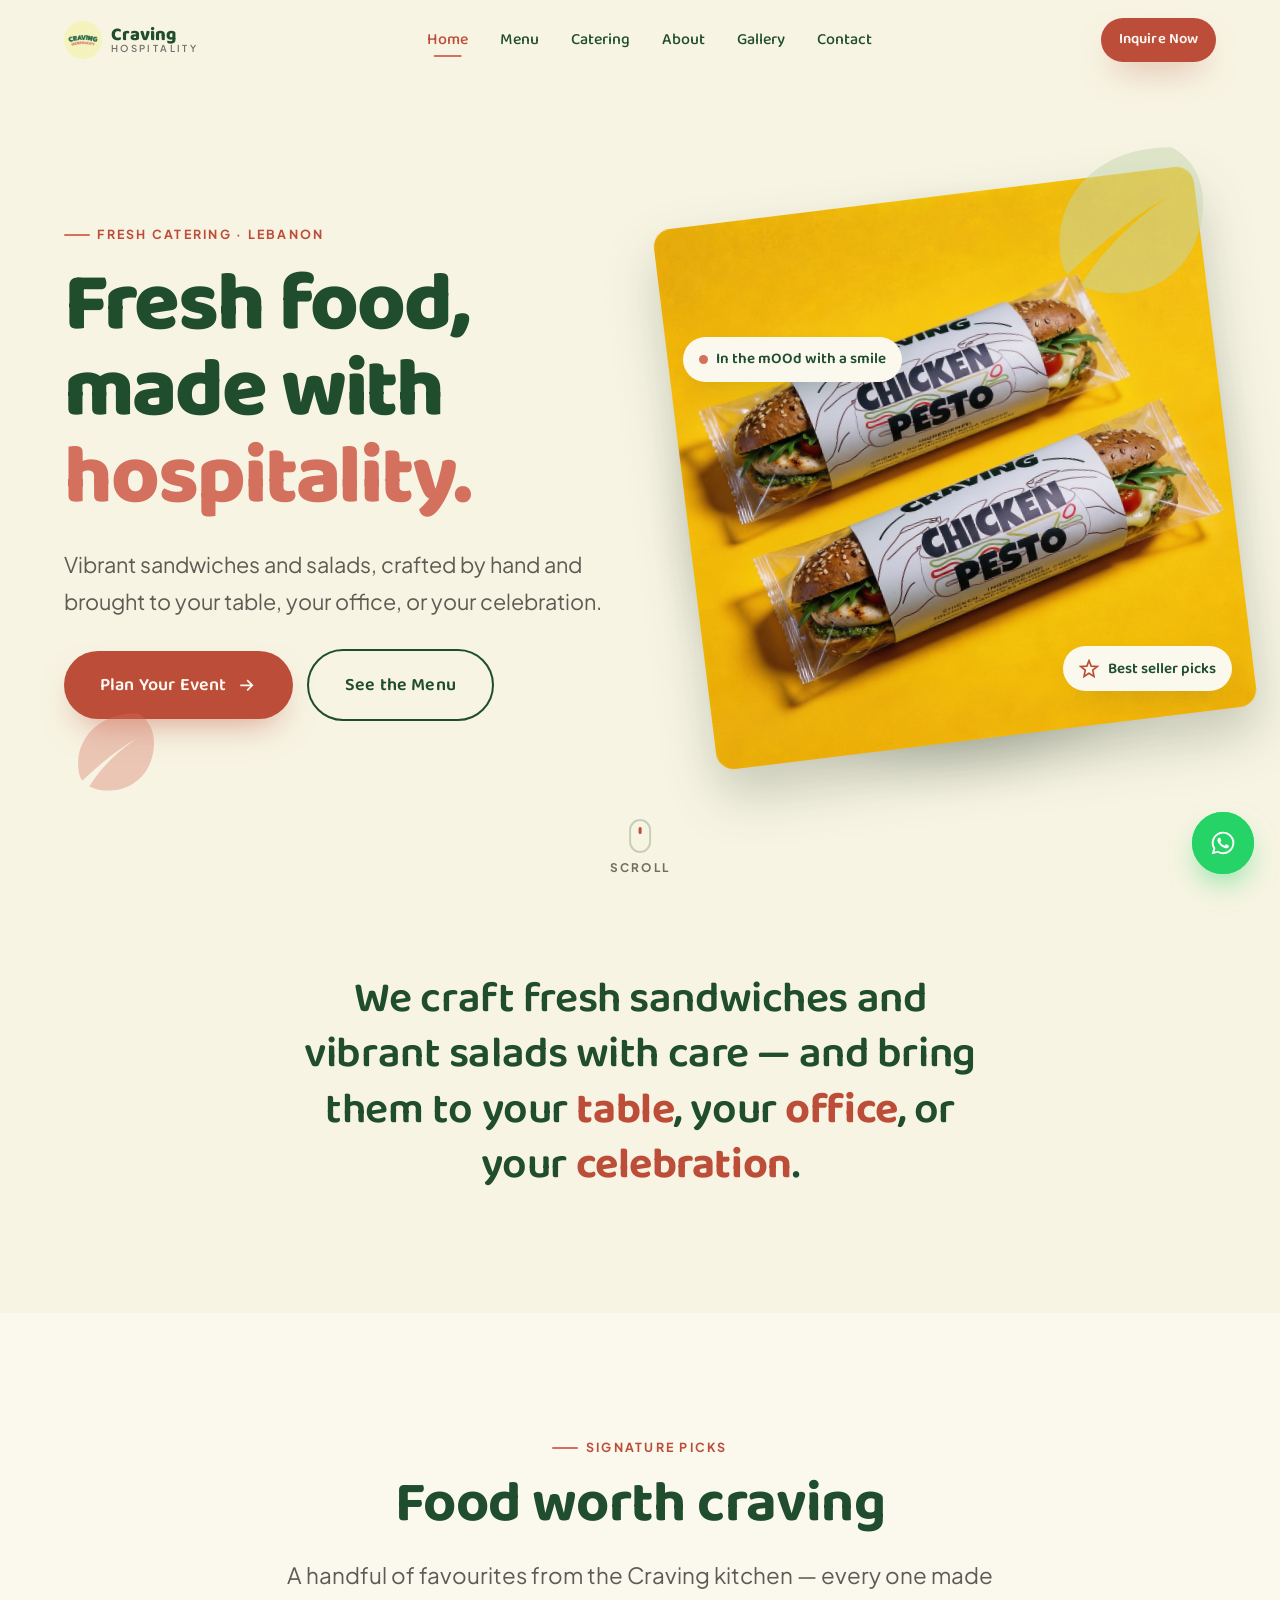
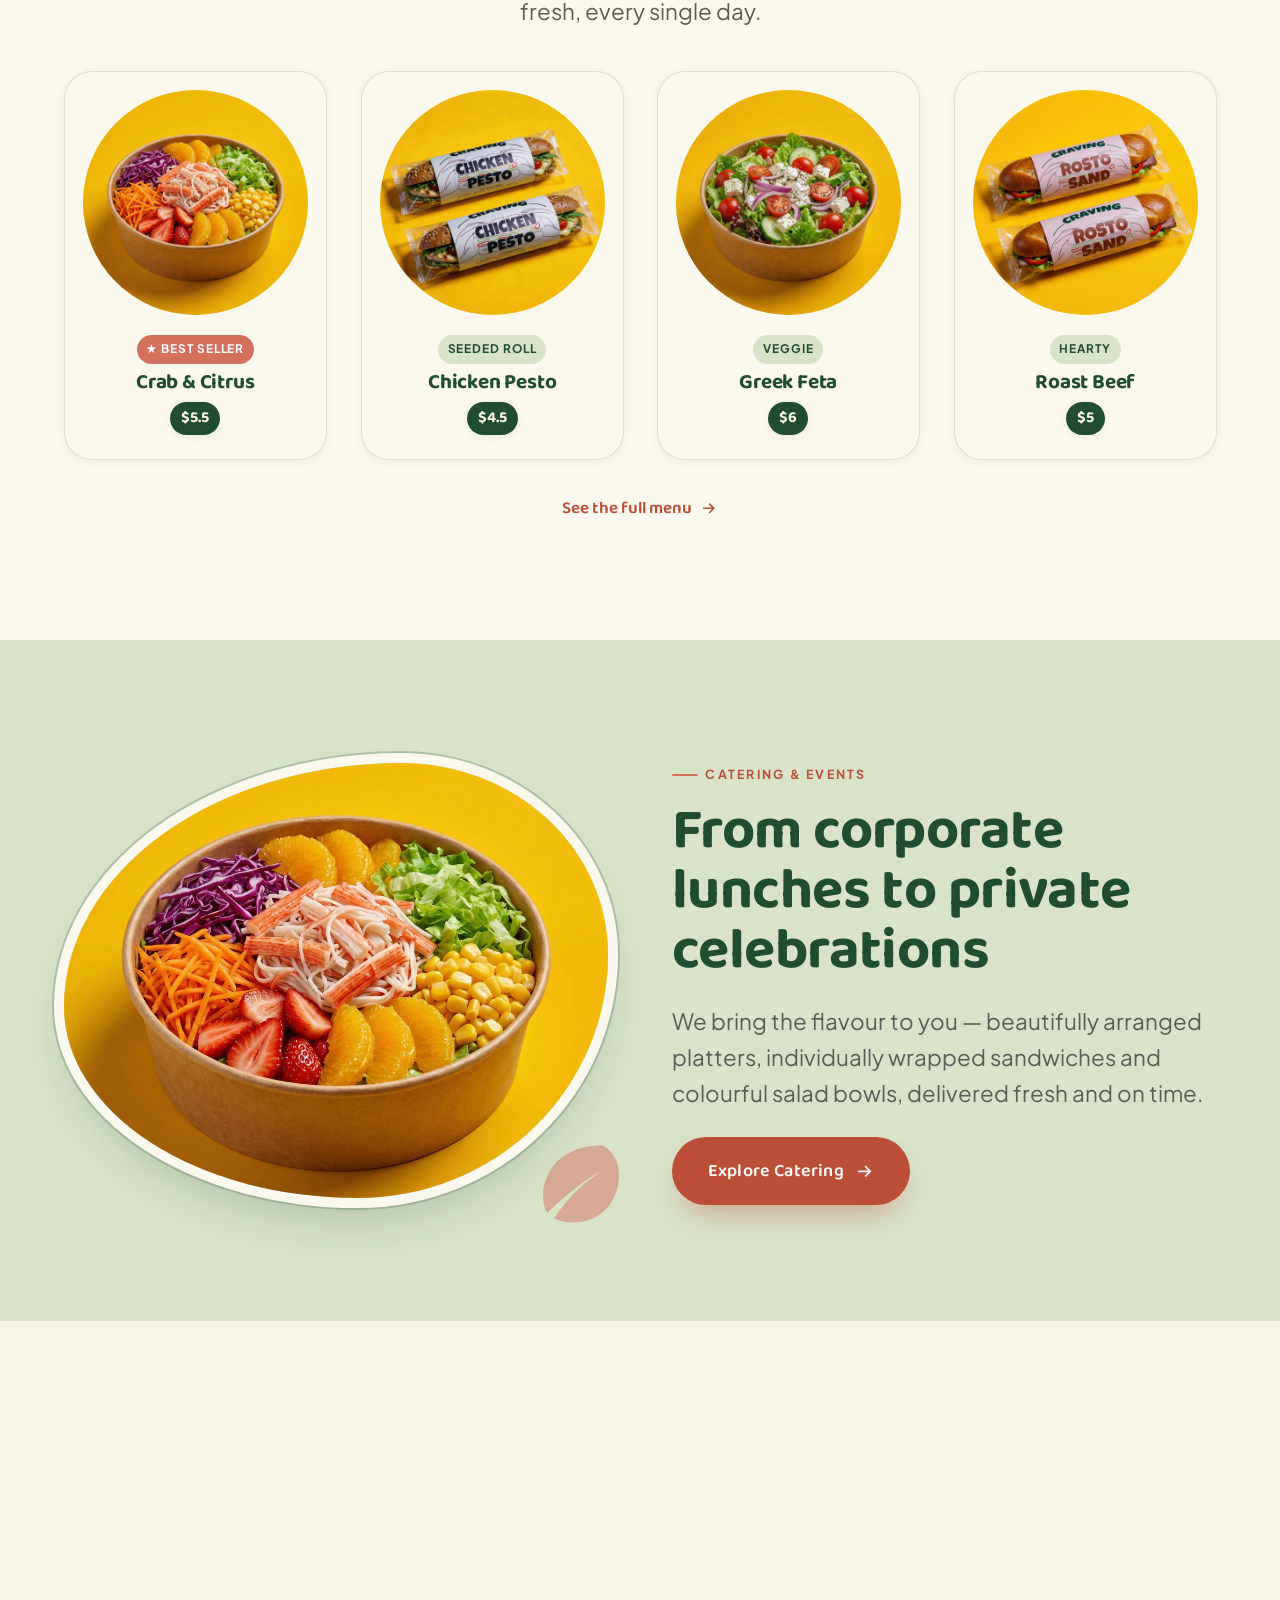
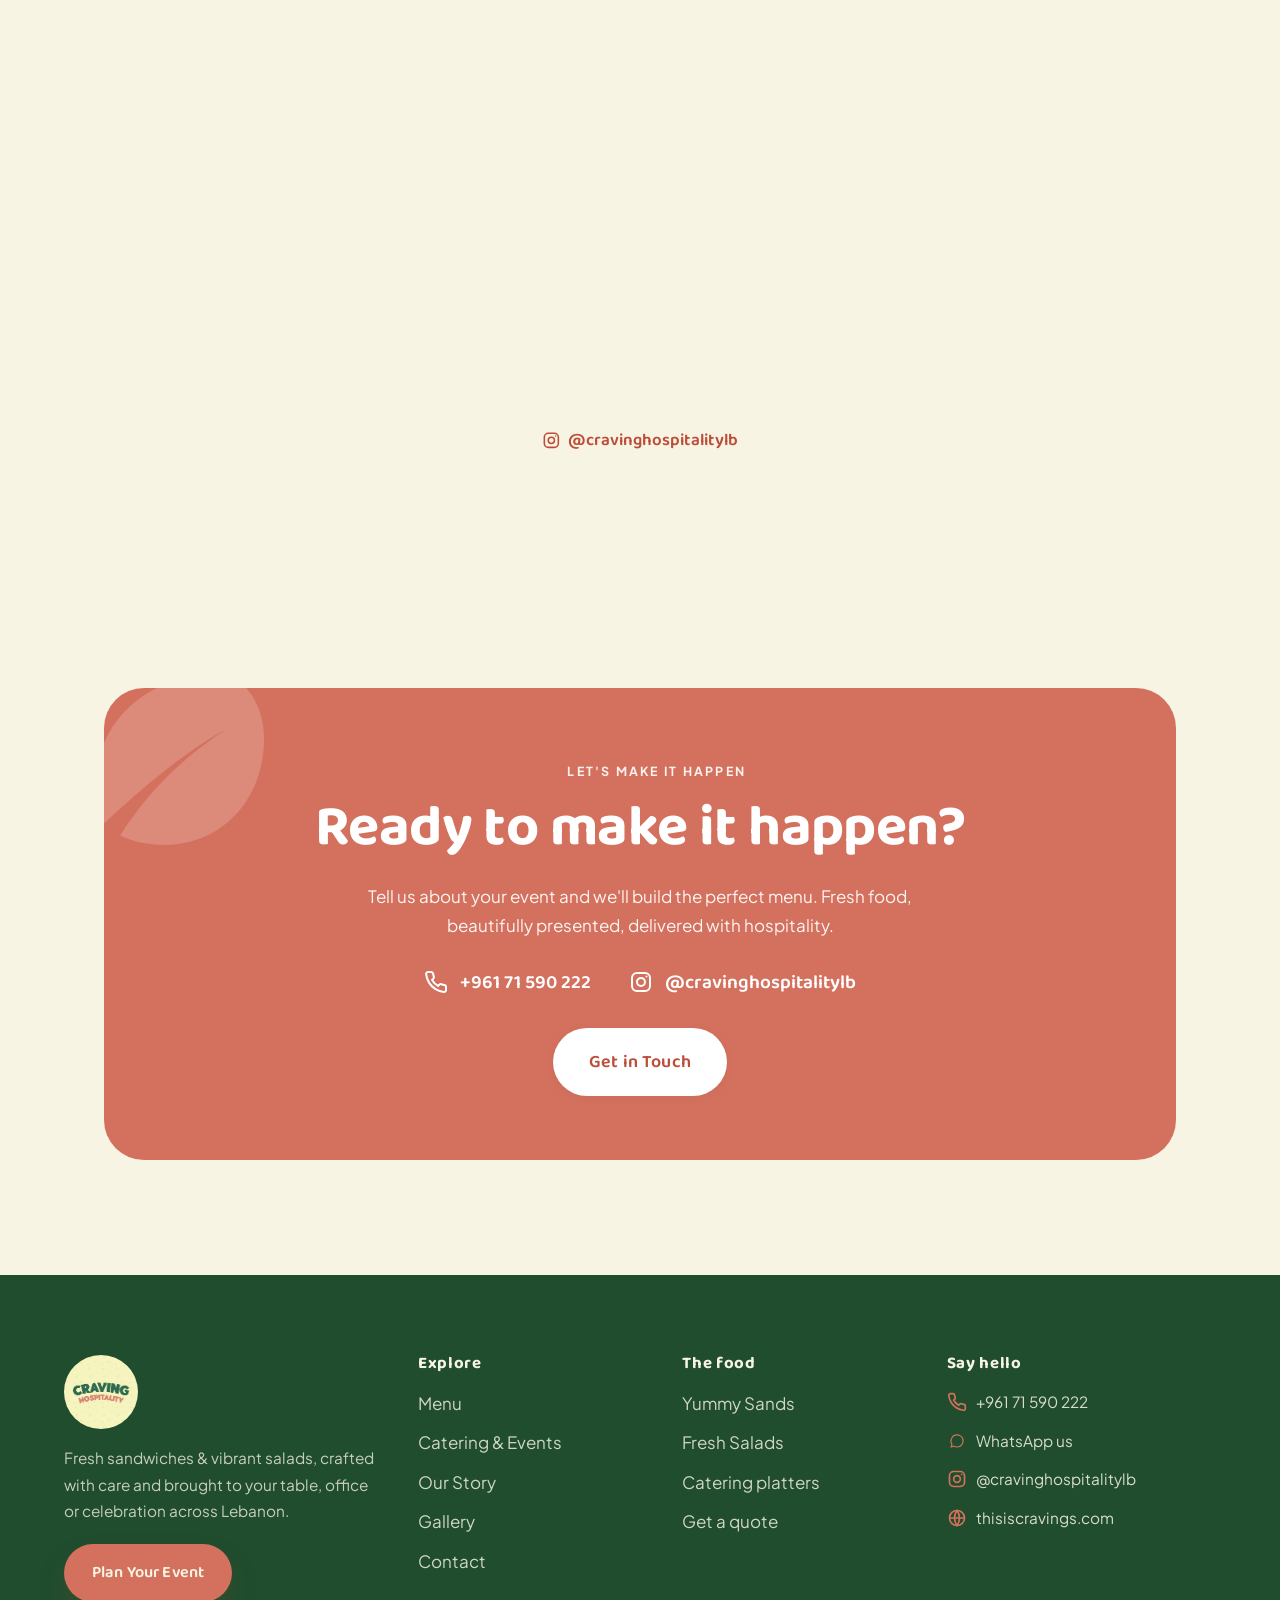
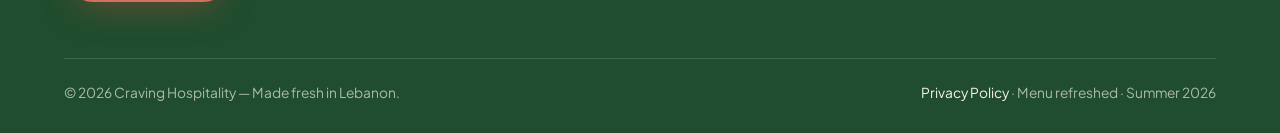
<file: index.html>
﻿<!DOCTYPE html>
<html lang="en">
<head>
<meta charset="UTF-8">
<meta name="viewport" content="width=device-width, initial-scale=1">
<title>Craving Hospitality — Fresh Catering in Lebanon | Sandwiches & Salads</title>
<meta name="description" content="Craving Hospitality crafts fresh sandwiches and vibrant salads with care — premium catering for corporate lunches, parties and celebrations across Lebanon. Plan your event today.">
<meta name="theme-color" content="#F7F4E3">
<link rel="icon" href="assets/img/logo.png" type="image/png">
<link rel="apple-touch-icon" href="assets/img/logo.png">
<meta property="og:type" content="website">
<meta property="og:title" content="Craving Hospitality — Fresh Catering in Lebanon">
<meta property="og:description" content="Fresh sandwiches & vibrant salads, brought to your table, office or celebration across Lebanon.">
<meta property="og:image" content="assets/img/post-chicken-pesto.jpg">
<link rel="canonical" href="https://thisiscravings.com/">
<link rel="preconnect" href="https://fonts.googleapis.com">
<link rel="preconnect" href="https://fonts.gstatic.com" crossorigin>
<link href="https://fonts.googleapis.com/css2?family=Baloo+2:wght@500;600;700;800&family=Plus+Jakarta+Sans:ital,wght@0,400;0,500;0,600;0,700;1,500&display=swap" rel="stylesheet">
<link rel="stylesheet" href="assets/css/styles.css">
<script type="application/ld+json">
{"@context":"https://schema.org","@type":"Caterer","name":"Craving Hospitality","image":"https://thisiscravings.com/assets/img/logo.png","telephone":"+96171590222","url":"https://thisiscravings.com","servesCuisine":["Sandwiches","Salads"],"areaServed":{"@type":"Country","name":"Lebanon"},"priceRange":"$$","sameAs":["https://instagram.com/cravinghospitalitylb"],"address":{"@type":"PostalAddress","addressCountry":"LB","addressRegion":"Beirut"}}
</script>
</head>
<body>

<!-- PRELOADER -->
<div class="loader" id="loader"><img src="assets/img/logo.png" alt="Loading Craving Hospitality"></div>

<!-- NAV -->
<header class="nav" id="nav">
  <div class="container container--wide">
    <div class="nav__inner">
      <a class="nav__logo" href="index.html" aria-label="Craving Hospitality — home">
        <img src="assets/img/logo.png" alt="Craving Hospitality logo" width="42" height="42">
        <span>Craving<small>Hospitality</small></span>
      </a>
      <nav class="nav__links" aria-label="Primary">
        <a href="index.html" aria-current="page">Home</a>
        <a href="menu.html">Menu</a>
        <a href="catering.html">Catering</a>
        <a href="about.html">About</a>
        <a href="gallery.html">Gallery</a>
        <a href="contact.html">Contact</a>
      </nav>
      <div class="nav__right">
        <a class="btn btn--sm" href="catering.html#inquire" data-track="nav_inquire">Inquire Now</a>
        <button class="burger" id="burger" aria-label="Open menu" aria-expanded="false" aria-controls="mobile"><span></span><span></span><span></span></button>
      </div>
    </div>
  </div>
</header>

<!-- MOBILE MENU -->
<div class="mobile" id="mobile">
  <div class="mobile__top">
    <a class="nav__logo" href="index.html"><img src="assets/img/logo.png" alt="" width="42" height="42"><span>Craving<small>Hospitality</small></span></a>
    <button class="mobile__close" id="mobileClose" aria-label="Close menu"><svg viewBox="0 0 24 24" fill="none" stroke="currentColor" stroke-width="2"><path d="M6 6l12 12M18 6L6 18"/></svg></button>
  </div>
  <nav class="mobile__links" aria-label="Mobile">
    <a href="index.html" aria-current="page">Home <span>01</span></a>
    <a href="menu.html">Menu <span>02</span></a>
    <a href="catering.html">Catering <span>03</span></a>
    <a href="about.html">About <span>04</span></a>
    <a href="gallery.html">Gallery <span>05</span></a>
    <a href="contact.html">Contact <span>06</span></a>
  </nav>
  <div class="mobile__cta"><a class="btn btn--block btn--lg" href="catering.html#inquire">Inquire Now</a></div>
</div>

<main>

<!-- HERO -->
<section class="hero">
  <div class="deco deco--spin" style="width:170px;height:170px;top:14%;right:6%;color:var(--sage)" aria-hidden="true"><svg viewBox="0 0 64 64" fill="currentColor"><path d="M52 8C24 8 10 26 10 44c0 5 1 9 3 12C30 40 44 30 52 26 41 33 28 44 18 60c4 2 9 3 14 3 18 0 32-14 32-34 0-9-4-17-12-21z"/></svg></div>
  <div class="deco deco--float" style="width:90px;height:90px;bottom:12%;left:5%;color:var(--coral);opacity:.35" aria-hidden="true"><svg viewBox="0 0 64 64" fill="currentColor"><path d="M52 8C24 8 10 26 10 44c0 5 1 9 3 12C30 40 44 30 52 26 41 33 28 44 18 60c4 2 9 3 14 3 18 0 32-14 32-34 0-9-4-17-12-21z"/></svg></div>
  <div class="container container--wide">
    <div class="hero__grid">
      <div class="hero__copy reveal">
        <span class="eyebrow">Fresh catering · Lebanon</span>
        <h1 class="hero__title">
          <span class="ln">Fresh food,</span>
          <span class="ln">made with <span class="script">hospitality.</span></span>
        </h1>
        <p class="hero__sub">Vibrant sandwiches and salads, crafted by hand and brought to your table, your office, or your celebration.</p>
        <div class="hero__cta">
          <a class="btn btn--lg" href="catering.html#inquire" data-track="hero_plan">Plan Your Event
            <svg viewBox="0 0 24 24" fill="none" stroke="currentColor" stroke-width="2"><path d="M5 12h14M13 6l6 6-6 6"/></svg></a>
          <a class="btn btn--outline btn--lg" href="menu.html" data-track="hero_menu">See the Menu</a>
        </div>
      </div>
      <div class="hero__media reveal reveal--scale">
        <div class="hero__plate">
          <div class="hero__food" data-parallax="-0.03"><img src="assets/img/hero-sandwich.jpg" alt="Craving Chicken Pesto sandwich on a butter-yellow plate" width="694" height="286" fetchpriority="high"></div>
          <span class="hero__pill hero__pill--a"><span class="dot"></span> In the mOOd with a smile</span>
          <span class="hero__pill hero__pill--b">
            <svg viewBox="0 0 24 24" fill="none" stroke="currentColor" stroke-width="2"><path d="M12 2l2.6 6.6L22 9l-5.5 4.4L18 21l-6-3.8L6 21l1.5-7.6L2 9l7.4-.4z"/></svg>
            Best seller picks</span>
        </div>
      </div>
    </div>
  </div>
  <div class="hero__scroll" aria-hidden="true"><span class="mouse"></span>Scroll</div>
</section>

<!-- INTRO STRIP -->
<section class="section section--tight">
  <div class="container container--narrow center reveal">
    <p class="intro">We craft fresh sandwiches and vibrant salads with care — and bring them to your <b>table</b>, your <b>office</b>, or your <b>celebration</b>.</p>
  </div>
</section>

<!-- FEATURED DISHES -->
<section class="section bg-cream2">
  <div class="container container--wide">
    <div class="s-head center reveal" style="margin-bottom:2.6rem">
      <span class="eyebrow eyebrow--center">Signature picks</span>
      <h2>Food worth craving</h2>
      <p class="lead" style="margin-inline:auto">A handful of favourites from the Craving kitchen — every one made fresh, every single day.</p>
    </div>
    <div class="dishrow grid scroll">
      <article class="card dish reveal" style="--d:0ms">
        <div class="card__media"><img src="assets/img/salad-crab-citrus.jpg" alt="Crab & Citrus salad bowl with orange, strawberry and sweet corn" loading="lazy"></div>
        <div class="card__body">
          <span class="tag tag--best">★ Best seller</span>
          <h3 class="card__title">Crab &amp; Citrus</h3>
          <span class="badge">$5.5</span>
        </div>
      </article>
      <article class="card dish reveal" style="--d:80ms">
        <div class="card__media"><img src="assets/img/sand-chicken-pesto.jpg" alt="Chicken Pesto sandwich in a seeded roll" loading="lazy"></div>
        <div class="card__body">
          <span class="tag">Seeded roll</span>
          <h3 class="card__title">Chicken Pesto</h3>
          <span class="badge">$4.5</span>
        </div>
      </article>
      <article class="card dish reveal" style="--d:160ms">
        <div class="card__media"><img src="assets/img/salad-greek-feta.jpg" alt="Greek Feta salad bowl with cucumber, tomato and feta" loading="lazy"></div>
        <div class="card__body">
          <span class="tag">Veggie</span>
          <h3 class="card__title">Greek Feta</h3>
          <span class="badge">$6</span>
        </div>
      </article>
      <article class="card dish reveal" style="--d:240ms">
        <div class="card__media"><img src="assets/img/sand-roast-beef.jpg" alt="Roast Beef sandwich in a soft roll" loading="lazy"></div>
        <div class="card__body">
          <span class="tag">Hearty</span>
          <h3 class="card__title">Roast Beef</h3>
          <span class="badge">$5</span>
        </div>
      </article>
    </div>
    <div class="center mt-2 reveal"><a class="textlink" href="menu.html" data-track="home_full_menu">See the full menu
      <svg viewBox="0 0 24 24" fill="none" stroke="currentColor" stroke-width="2"><path d="M5 12h14M13 6l6 6-6 6"/></svg></a></div>
  </div>
</section>

<!-- CATERING TEASER -->
<section class="section bg-sage">
  <div class="container container--wide">
    <div class="split">
      <div class="split__media reveal reveal--left">
        <div class="blob blob--1 ring" style="aspect-ratio:5/4;overflow:hidden"><img src="assets/img/post-mood.jpg" alt="Two fresh Craving salad bowls — in the mood with a smile" loading="lazy"></div>
        <div class="deco deco--float" style="width:90px;height:90px;bottom:-6%;right:-2%;color:var(--coral)" aria-hidden="true"><svg viewBox="0 0 64 64" fill="currentColor"><path d="M52 8C24 8 10 26 10 44c0 5 1 9 3 12C30 40 44 30 52 26 41 33 28 44 18 60c4 2 9 3 14 3 18 0 32-14 32-34 0-9-4-17-12-21z"/></svg></div>
      </div>
      <div class="split__copy reveal reveal--right">
        <span class="eyebrow">Catering &amp; events</span>
        <h2>From corporate lunches to private celebrations</h2>
        <p class="lead">We bring the flavour to you — beautifully arranged platters, individually wrapped sandwiches and colourful salad bowls, delivered fresh and on time.</p>
        <a class="btn btn--lg" href="catering.html" data-track="home_explore_catering">Explore Catering
          <svg viewBox="0 0 24 24" fill="none" stroke="currentColor" stroke-width="2"><path d="M5 12h14M13 6l6 6-6 6"/></svg></a>
      </div>
    </div>
  </div>
</section>

<!-- SOCIAL PROOF / GALLERY PREVIEW -->
<section class="section">
  <div class="container container--wide center reveal" style="margin-bottom:2.2rem">
    <span class="eyebrow eyebrow--center">Fresh off the grid</span>
    <h2>Straight from our kitchen</h2>
  </div>
  <div class="marquee reveal" aria-label="Gallery preview">
    <div class="marquee__track">
      <a href="gallery.html" aria-label="View gallery"><img src="assets/img/post-chicken-pesto.jpg" alt="Chicken Pesto reveal" loading="lazy"></a>
      <a href="gallery.html" tabindex="-1" aria-hidden="true"><img src="assets/img/post-crab-salad.jpg" alt="Crab on salad bowl" loading="lazy"></a>
      <a href="gallery.html" tabindex="-1" aria-hidden="true"><img src="assets/img/post-halloumi.jpg" alt="Halloumi Pesto sandwich" loading="lazy"></a>
      <a href="gallery.html" tabindex="-1" aria-hidden="true"><img src="assets/img/post-greek-caesar.jpg" alt="Greek vs Chicken Caesar salad" loading="lazy"></a>
      <a href="gallery.html" tabindex="-1" aria-hidden="true"><img src="assets/img/post-tuna.jpg" alt="Tuna sandwich" loading="lazy"></a>
      <a href="gallery.html" tabindex="-1" aria-hidden="true"><img src="assets/img/post-rosto.jpg" alt="Roast beef Rosto sandwich" loading="lazy"></a>
      <a href="gallery.html" tabindex="-1" aria-hidden="true"><img src="assets/img/post-mood.jpg" alt="In the mood salad bowls" loading="lazy"></a>
      <!-- duplicate for seamless loop -->
      <a href="gallery.html" tabindex="-1" aria-hidden="true"><img src="assets/img/post-chicken-pesto.jpg" alt="" loading="lazy"></a>
      <a href="gallery.html" tabindex="-1" aria-hidden="true"><img src="assets/img/post-crab-salad.jpg" alt="" loading="lazy"></a>
      <a href="gallery.html" tabindex="-1" aria-hidden="true"><img src="assets/img/post-halloumi.jpg" alt="" loading="lazy"></a>
      <a href="gallery.html" tabindex="-1" aria-hidden="true"><img src="assets/img/post-greek-caesar.jpg" alt="" loading="lazy"></a>
      <a href="gallery.html" tabindex="-1" aria-hidden="true"><img src="assets/img/post-tuna.jpg" alt="" loading="lazy"></a>
      <a href="gallery.html" tabindex="-1" aria-hidden="true"><img src="assets/img/post-rosto.jpg" alt="" loading="lazy"></a>
      <a href="gallery.html" tabindex="-1" aria-hidden="true"><img src="assets/img/post-mood.jpg" alt="" loading="lazy"></a>
    </div>
  </div>
  <div class="container center mt-2 reveal">
    <a class="textlink" href="https://instagram.com/cravinghospitalitylb" target="_blank" rel="noopener" data-track="ig_handle">
      <svg viewBox="0 0 24 24" fill="none" stroke="currentColor" stroke-width="2"><rect x="3" y="3" width="18" height="18" rx="5"/><circle cx="12" cy="12" r="4"/><circle cx="17.5" cy="6.5" r="1" fill="currentColor" stroke="none"/></svg>
      @cravinghospitalitylb</a>
  </div>
</section>

<!-- CLOSING CTA -->
<section class="section">
  <div class="container">
    <div class="ctaband reveal">
      <div class="deco deco--spin" style="width:200px;height:200px;top:-40px;left:-40px" aria-hidden="true"><svg viewBox="0 0 64 64" fill="currentColor"><path d="M52 8C24 8 10 26 10 44c0 5 1 9 3 12C30 40 44 30 52 26 41 33 28 44 18 60c4 2 9 3 14 3 18 0 32-14 32-34 0-9-4-17-12-21z"/></svg></div>
      <span class="eyebrow eyebrow--center" style="color:rgba(255,255,255,.9)">Let's make it happen</span>
      <h2>Ready to make it happen?</h2>
      <p>Tell us about your event and we'll build the perfect menu. Fresh food, beautifully presented, delivered with hospitality.</p>
      <div class="contactrow" style="margin:1.6rem 0 1.8rem">
        <a href="tel:+96171590222" data-track="call" style="color:#fff">
          <svg viewBox="0 0 24 24" fill="none" stroke="#fff" stroke-width="2"><path d="M22 16.92v3a2 2 0 0 1-2.18 2 19.79 19.79 0 0 1-8.63-3.07 19.5 19.5 0 0 1-6-6 19.79 19.79 0 0 1-3.07-8.67A2 2 0 0 1 4.11 2h3a2 2 0 0 1 2 1.72c.13.96.36 1.9.7 2.81a2 2 0 0 1-.45 2.11L8.09 9.91a16 16 0 0 0 6 6l1.27-1.27a2 2 0 0 1 2.11-.45c.9.34 1.85.57 2.81.7A2 2 0 0 1 22 16.92z"/></svg>
          +961 71 590 222</a>
        <a href="https://instagram.com/cravinghospitalitylb" target="_blank" rel="noopener" style="color:#fff">
          <svg viewBox="0 0 24 24" fill="none" stroke="#fff" stroke-width="2"><rect x="3" y="3" width="18" height="18" rx="5"/><circle cx="12" cy="12" r="4"/><circle cx="17.5" cy="6.5" r="1" fill="#fff" stroke="none"/></svg>
          @cravinghospitalitylb</a>
      </div>
      <a class="btn btn--ghost btn--lg" href="contact.html" data-track="home_get_in_touch">Get in Touch</a>
    </div>
  </div>
</section>

</main>

<!-- FOOTER -->
<footer class="footer">
  <div class="container container--wide">
    <div class="footer__grid">
      <div class="footer__brand">
        <img src="assets/img/logo.png" alt="Craving Hospitality">
        <p>Fresh sandwiches &amp; vibrant salads, crafted with care and brought to your table, office or celebration across Lebanon.</p>
        <div class="footer__cta"><a class="btn" href="catering.html#inquire" data-track="footer_plan">Plan Your Event</a></div>
      </div>
      <div>
        <h4>Explore</h4>
        <ul class="footer__links">
          <li><a href="menu.html">Menu</a></li>
          <li><a href="catering.html">Catering &amp; Events</a></li>
          <li><a href="about.html">Our Story</a></li>
          <li><a href="gallery.html">Gallery</a></li>
          <li><a href="contact.html">Contact</a></li>
        </ul>
      </div>
      <div>
        <h4>The food</h4>
        <ul class="footer__links">
          <li><a href="menu.html#sec-sands">Yummy Sands</a></li>
          <li><a href="menu.html#sec-salads">Fresh Salads</a></li>
          <li><a href="catering.html#offer">Catering platters</a></li>
          <li><a href="catering.html#inquire">Get a quote</a></li>
        </ul>
      </div>
      <div>
        <h4>Say hello</h4>
        <div class="footer__contact">
          <a href="tel:+96171590222" data-track="call"><svg viewBox="0 0 24 24" fill="none" stroke="currentColor" stroke-width="2"><path d="M22 16.92v3a2 2 0 0 1-2.18 2 19.79 19.79 0 0 1-8.63-3.07 19.5 19.5 0 0 1-6-6 19.79 19.79 0 0 1-3.07-8.67A2 2 0 0 1 4.11 2h3a2 2 0 0 1 2 1.72c.13.96.36 1.9.7 2.81a2 2 0 0 1-.45 2.11L8.09 9.91a16 16 0 0 0 6 6l1.27-1.27a2 2 0 0 1 2.11-.45c.9.34 1.85.57 2.81.7A2 2 0 0 1 22 16.92z"/></svg>+961 71 590 222</a>
          <a href="https://wa.me/96171590222" target="_blank" rel="noopener" data-track="whatsapp_footer"><svg viewBox="0 0 24 24" fill="currentColor"><path d="M17.6 6.32A7.85 7.85 0 0 0 12.05 4a7.94 7.94 0 0 0-6.9 11.9L4 20l4.2-1.1a7.9 7.9 0 0 0 3.8.97 7.94 7.94 0 0 0 5.6-13.55zM12.05 18.5a6.6 6.6 0 0 1-3.36-.92l-.24-.14-2.49.65.66-2.43-.16-.25a6.59 6.59 0 1 1 5.59 3.09z"/></svg>WhatsApp us</a>
          <a href="https://instagram.com/cravinghospitalitylb" target="_blank" rel="noopener"><svg viewBox="0 0 24 24" fill="none" stroke="currentColor" stroke-width="2"><rect x="3" y="3" width="18" height="18" rx="5"/><circle cx="12" cy="12" r="4"/><circle cx="17.5" cy="6.5" r="1" fill="currentColor" stroke="none"/></svg>@cravinghospitalitylb</a>
          <a href="https://thisiscravings.com" target="_blank" rel="noopener"><svg viewBox="0 0 24 24" fill="none" stroke="currentColor" stroke-width="2"><circle cx="12" cy="12" r="9"/><path d="M3 12h18M12 3a15 15 0 0 1 0 18a15 15 0 0 1 0-18z"/></svg>thisiscravings.com</a>
        </div>
      </div>
    </div>
    <div class="footer__bottom">
      <span>© <span id="year"></span> Craving Hospitality — Made fresh in Lebanon.</span>
      <span><a href="privacy.html">Privacy Policy</a> · Menu refreshed · Summer 2026</span>
    </div>
  </div>
</footer>

<!-- WHATSAPP FAB -->
<a class="fab" href="https://wa.me/96171590222?text=Hi%20Craving%20Hospitality!%20I'd%20like%20to%20plan%20an%20event." target="_blank" rel="noopener" aria-label="Chat with us on WhatsApp" data-track="whatsapp_fab">
  <span class="fab__tip">Chat with us →</span>
  <svg viewBox="0 0 24 24" fill="currentColor" aria-hidden="true"><path d="M17.6 6.32A7.85 7.85 0 0 0 12.05 4a7.94 7.94 0 0 0-6.9 11.9L4 20l4.2-1.1a7.9 7.9 0 0 0 3.8.97h.01a7.94 7.94 0 0 0 5.59-13.55zM12.05 18.5a6.6 6.6 0 0 1-3.36-.92l-.24-.14-2.49.65.66-2.43-.16-.25a6.59 6.59 0 1 1 5.59 3.09zm3.62-4.94c-.2-.1-1.17-.58-1.35-.64s-.31-.1-.44.1-.5.64-.62.77-.23.15-.43.05a5.4 5.4 0 0 1-1.59-.98 6 6 0 0 1-1.1-1.37c-.11-.2 0-.3.09-.4l.3-.35c.1-.12.13-.2.2-.34a.37.37 0 0 0-.02-.35c-.05-.1-.44-1.07-.6-1.46s-.32-.34-.44-.34h-.38a.73.73 0 0 0-.53.25 2.23 2.23 0 0 0-.69 1.65 3.87 3.87 0 0 0 .81 2.05 8.86 8.86 0 0 0 3.39 3 11.4 11.4 0 0 0 1.13.42 2.72 2.72 0 0 0 1.25.08c.38-.06 1.17-.48 1.34-.94s.17-.86.12-.94-.18-.14-.38-.24z"/></svg>
</a>

<script src="assets/js/main.js"></script>
</body>
</html>
</file>
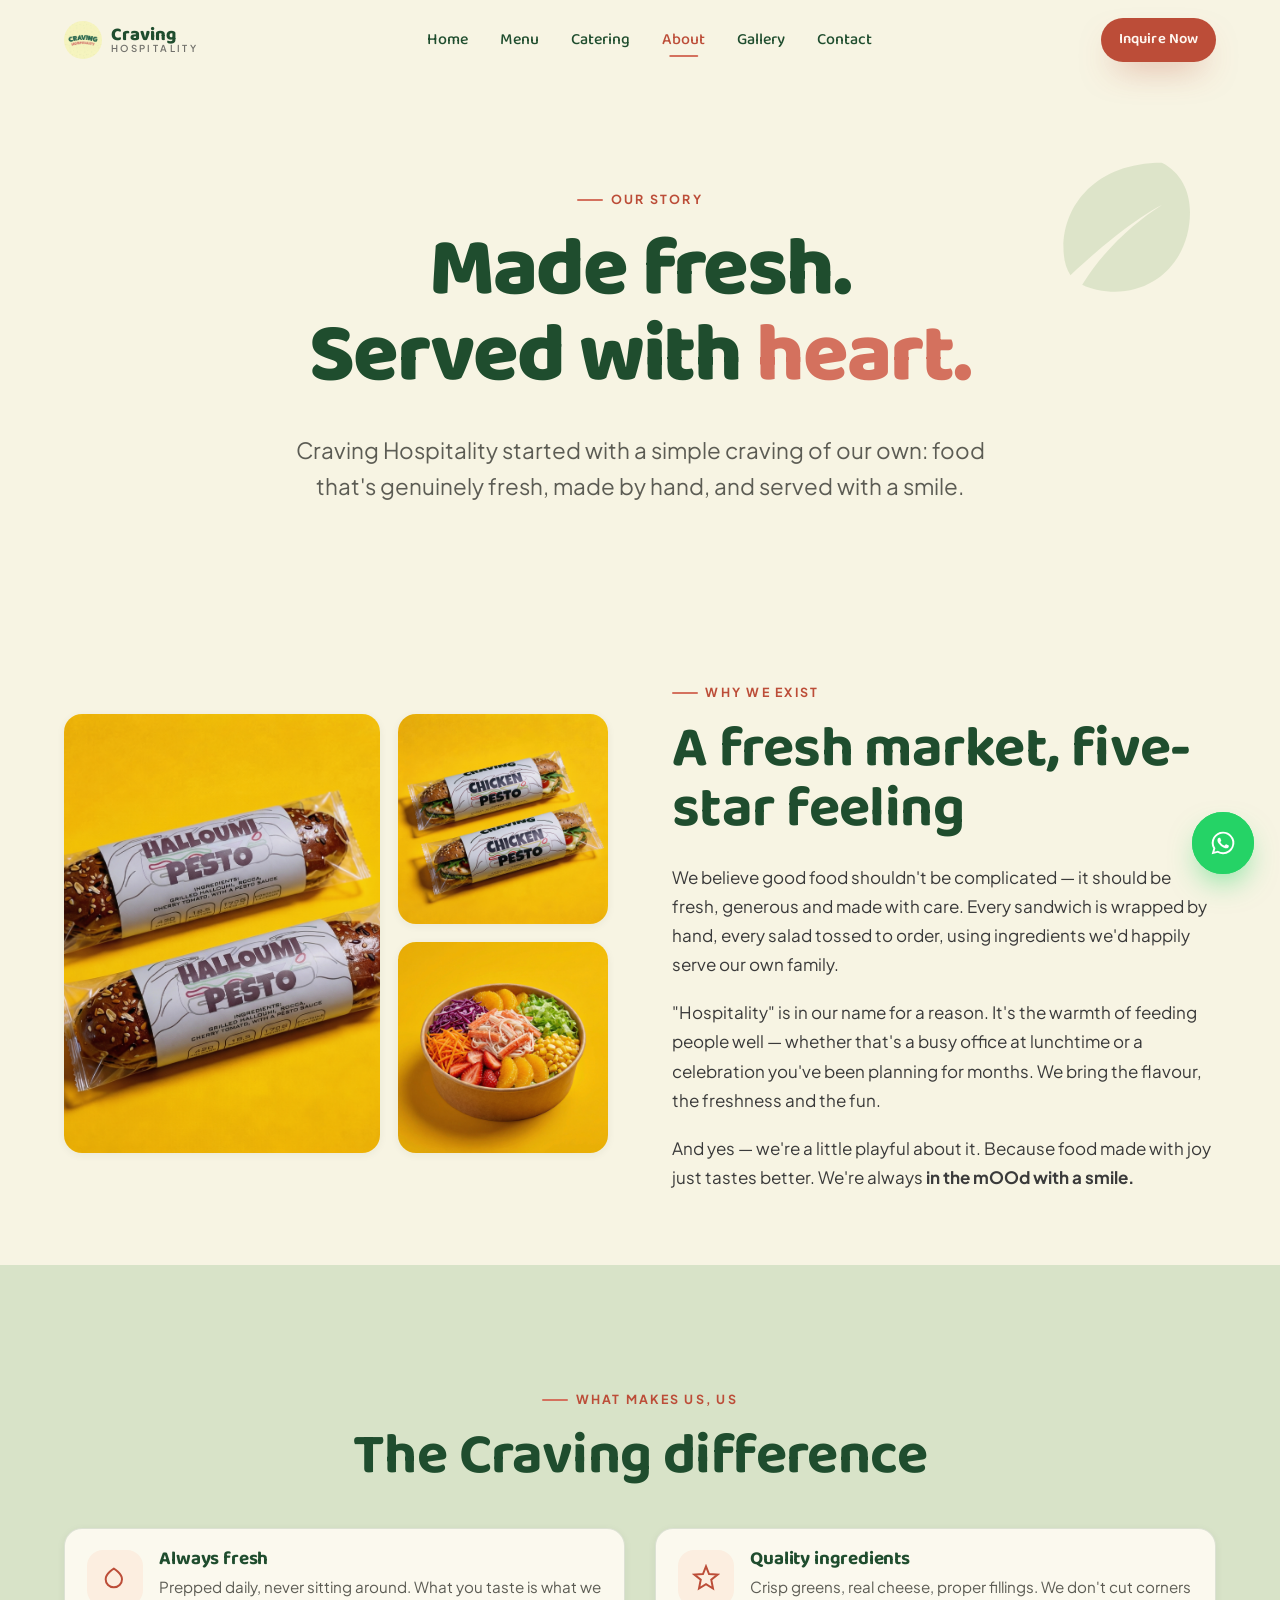
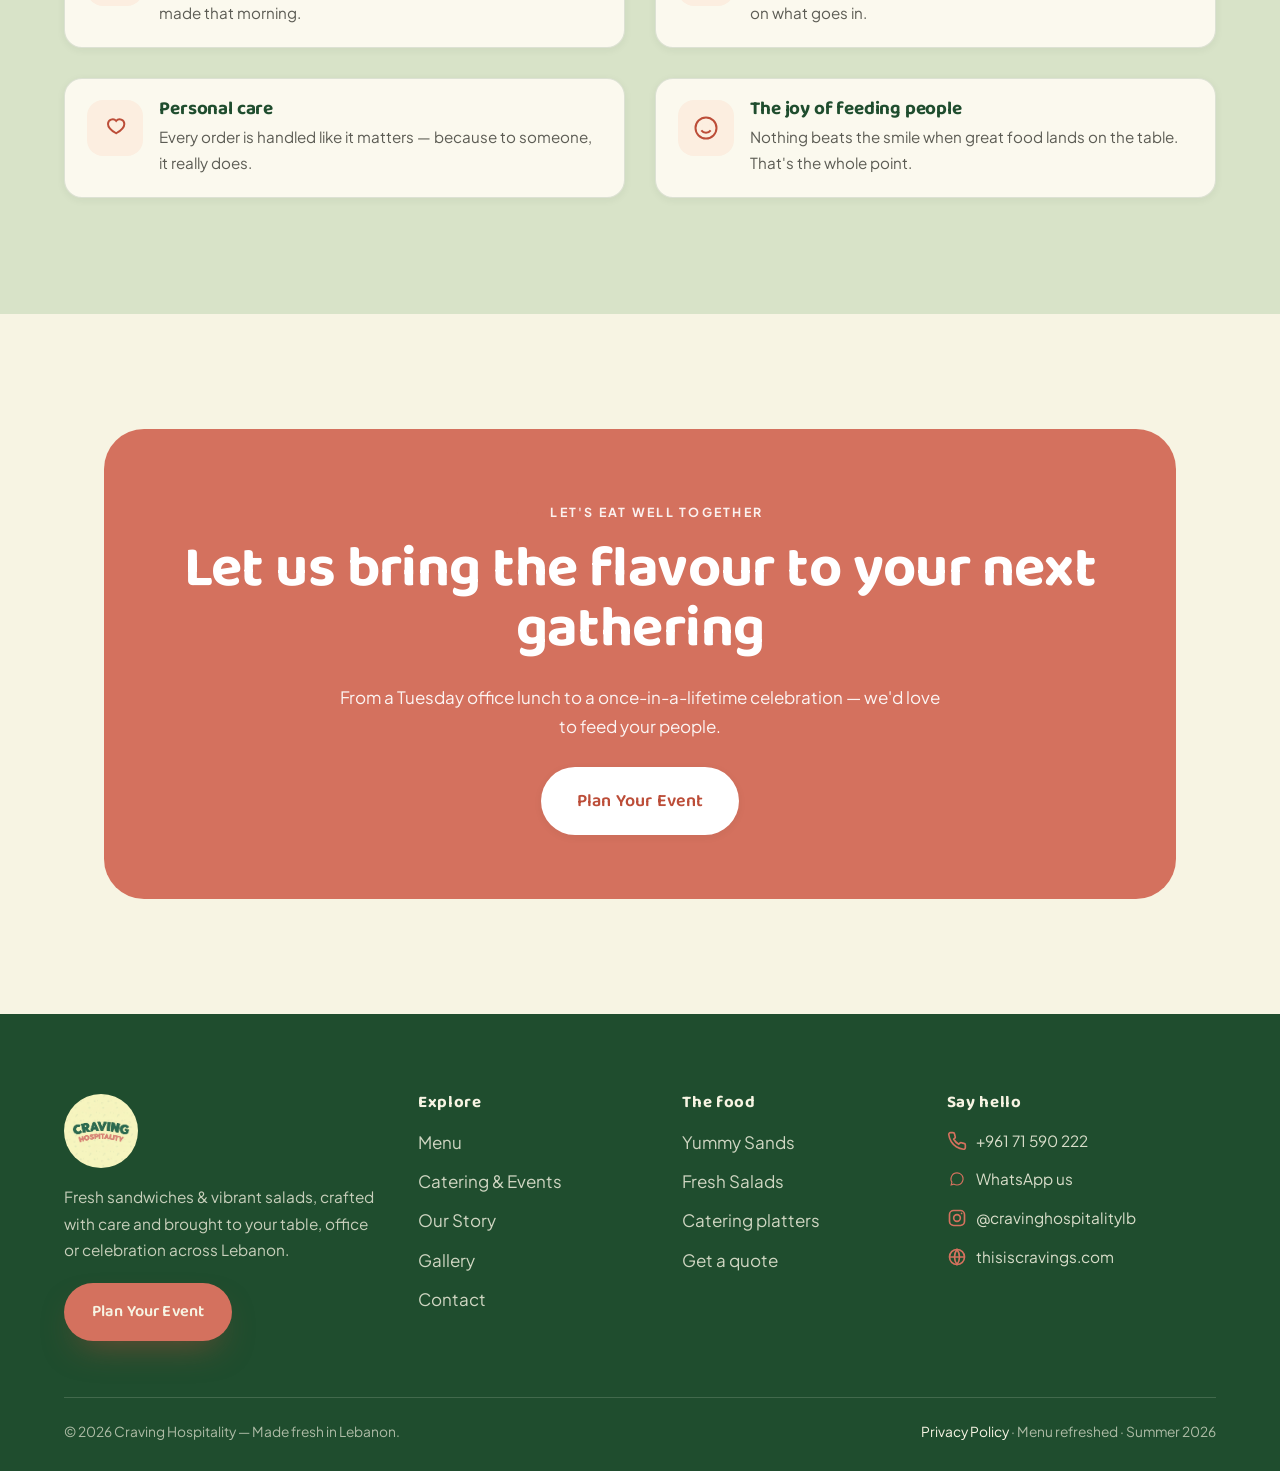
<file: about.html>
﻿<!DOCTYPE html>
<html lang="en">
<head>
<meta charset="UTF-8">
<meta name="viewport" content="width=device-width, initial-scale=1">
<title>Our Story — Made Fresh, Served with Heart | Craving Hospitality</title>
<meta name="description" content="The story behind Craving Hospitality — a fresh, playful Lebanese catering brand built on handmade food, quality ingredients and the simple joy of feeding people well.">
<meta name="theme-color" content="#F7F4E3">
<link rel="icon" href="assets/img/logo.png" type="image/png">
<link rel="apple-touch-icon" href="assets/img/logo.png">
<meta property="og:title" content="Our Story — Craving Hospitality">
<meta property="og:description" content="Made fresh. Served with heart. The story behind Lebanon's freshest catering brand.">
<meta property="og:image" content="assets/img/feature-halloumi-hand.jpg">
<link rel="canonical" href="https://thisiscravings.com/about">
<link rel="preconnect" href="https://fonts.googleapis.com">
<link rel="preconnect" href="https://fonts.gstatic.com" crossorigin>
<link href="https://fonts.googleapis.com/css2?family=Baloo+2:wght@500;600;700;800&family=Plus+Jakarta+Sans:ital,wght@0,400;0,500;0,600;0,700;1,500&display=swap" rel="stylesheet">
<link rel="stylesheet" href="assets/css/styles.css">
</head>
<body>

<div class="loader" id="loader"><img src="assets/img/logo.png" alt="Loading Craving Hospitality"></div>

<header class="nav" id="nav">
  <div class="container container--wide">
    <div class="nav__inner">
      <a class="nav__logo" href="index.html" aria-label="Craving Hospitality — home"><img src="assets/img/logo.png" alt="Craving Hospitality logo" width="42" height="42"><span>Craving<small>Hospitality</small></span></a>
      <nav class="nav__links" aria-label="Primary">
        <a href="index.html">Home</a><a href="menu.html">Menu</a><a href="catering.html">Catering</a>
        <a href="about.html" aria-current="page">About</a><a href="gallery.html">Gallery</a><a href="contact.html">Contact</a>
      </nav>
      <div class="nav__right">
        <a class="btn btn--sm" href="catering.html#inquire" data-track="nav_inquire">Inquire Now</a>
        <button class="burger" id="burger" aria-label="Open menu" aria-expanded="false" aria-controls="mobile"><span></span><span></span><span></span></button>
      </div>
    </div>
  </div>
</header>

<div class="mobile" id="mobile">
  <div class="mobile__top">
    <a class="nav__logo" href="index.html"><img src="assets/img/logo.png" alt="" width="42" height="42"><span>Craving<small>Hospitality</small></span></a>
    <button class="mobile__close" id="mobileClose" aria-label="Close menu"><svg viewBox="0 0 24 24" fill="none" stroke="currentColor" stroke-width="2"><path d="M6 6l12 12M18 6L6 18"/></svg></button>
  </div>
  <nav class="mobile__links" aria-label="Mobile">
    <a href="index.html">Home <span>01</span></a><a href="menu.html">Menu <span>02</span></a>
    <a href="catering.html">Catering <span>03</span></a><a href="about.html" aria-current="page">About <span>04</span></a>
    <a href="gallery.html">Gallery <span>05</span></a><a href="contact.html">Contact <span>06</span></a>
  </nav>
  <div class="mobile__cta"><a class="btn btn--block btn--lg" href="catering.html#inquire">Inquire Now</a></div>
</div>

<main>
<section class="phero">
  <div class="deco deco--spin" style="width:150px;height:150px;top:24%;right:7%;color:var(--sage)" aria-hidden="true"><svg viewBox="0 0 64 64" fill="currentColor"><path d="M52 8C24 8 10 26 10 44c0 5 1 9 3 12C30 40 44 30 52 26 41 33 28 44 18 60c4 2 9 3 14 3 18 0 32-14 32-34 0-9-4-17-12-21z"/></svg></div>
  <div class="container container--narrow center">
    <div class="reveal">
      <span class="eyebrow eyebrow--center">Our story</span>
      <h1>Made fresh.<br>Served with <span class="script">heart.</span></h1>
      <p class="lead" style="margin-inline:auto">Craving Hospitality started with a simple craving of our own: food that's genuinely fresh, made by hand, and served with a smile.</p>
    </div>
  </div>
</section>

<!-- STORY -->
<section class="section--tight">
  <div class="container container--wide">
    <div class="split">
      <div class="story-media reveal reveal--left">
        <img class="tall" src="assets/img/feature-halloumi-hand.jpg" alt="A fresh Halloumi Pesto sandwich held up in branded paper">
        <img src="assets/img/post-chicken-pesto.jpg" alt="Chicken Pesto sandwich plated under a cloche">
        <img src="assets/img/post-mood.jpg" alt="Two fresh Craving salad bowls">
      </div>
      <div class="reveal reveal--right">
        <span class="eyebrow">Why we exist</span>
        <h2>A fresh market, five-star feeling</h2>
        <p>We believe good food shouldn't be complicated — it should be fresh, generous and made with care. Every sandwich is wrapped by hand, every salad tossed to order, using ingredients we'd happily serve our own family.</p>
        <p>"Hospitality" is in our name for a reason. It's the warmth of feeding people well — whether that's a busy office at lunchtime or a celebration you've been planning for months. We bring the flavour, the freshness and the fun.</p>
        <p class="mb-0">And yes — we're a little playful about it. Because food made with joy just tastes better. We're always <strong>in the mOOd with a smile.</strong></p>
      </div>
    </div>
  </div>
</section>

<!-- VALUES -->
<section class="section bg-sage">
  <div class="container container--wide">
    <div class="s-head center reveal" style="margin-bottom:2.6rem">
      <span class="eyebrow eyebrow--center">What makes us, us</span>
      <h2>The Craving difference</h2>
    </div>
    <div class="cols-2">
      <div class="feature reveal"><div class="feature__ic"><svg viewBox="0 0 24 24" fill="none" stroke="currentColor"><path d="M11 20A7 7 0 0 1 4 13c0-5 7-9 7-9s7 4 7 9a7 7 0 0 1-7 7z"/></svg></div><div><h3>Always fresh</h3><p>Prepped daily, never sitting around. What you taste is what we made that morning.</p></div></div>
      <div class="feature reveal" style="--d:80ms"><div class="feature__ic"><svg viewBox="0 0 24 24" fill="none" stroke="currentColor"><path d="M12 2l2.6 6.6L22 9l-5.5 4.4L18 21l-6-3.8L6 21l1.5-7.6L2 9l7.4-.4z"/></svg></div><div><h3>Quality ingredients</h3><p>Crisp greens, real cheese, proper fillings. We don't cut corners on what goes in.</p></div></div>
      <div class="feature reveal" style="--d:160ms"><div class="feature__ic"><svg viewBox="0 0 24 24" fill="none" stroke="currentColor"><path d="M20 8.5a4 4 0 0 0-7-2.6A4 4 0 0 0 6 8.5c0 3.6 4.5 6.6 7 8 2.5-1.4 7-4.4 7-8z"/></svg></div><div><h3>Personal care</h3><p>Every order is handled like it matters — because to someone, it really does.</p></div></div>
      <div class="feature reveal" style="--d:240ms"><div class="feature__ic"><svg viewBox="0 0 24 24" fill="none" stroke="currentColor"><circle cx="12" cy="12" r="9"/><path d="M8 14s1.5 2 4 2 4-2 4-2"/><path d="M9 9h.01M15 9h.01"/></svg></div><div><h3>The joy of feeding people</h3><p>Nothing beats the smile when great food lands on the table. That's the whole point.</p></div></div>
    </div>
  </div>
</section>

<!-- CLOSING CTA -->
<section class="section">
  <div class="container">
    <div class="ctaband reveal">
      <span class="eyebrow eyebrow--center" style="color:rgba(255,255,255,.9)">Let's eat well together</span>
      <h2>Let us bring the flavour to your next gathering</h2>
      <p>From a Tuesday office lunch to a once-in-a-lifetime celebration — we'd love to feed your people.</p>
      <div class="hero__cta" style="justify-content:center;margin-top:1.6rem"><a class="btn btn--ghost btn--lg" href="catering.html#inquire" data-track="about_cta">Plan Your Event</a></div>
    </div>
  </div>
</section>
</main>

<footer class="footer">
  <div class="container container--wide">
    <div class="footer__grid">
      <div class="footer__brand"><img src="assets/img/logo.png" alt="Craving Hospitality"><p>Fresh sandwiches &amp; vibrant salads, crafted with care and brought to your table, office or celebration across Lebanon.</p><div class="footer__cta"><a class="btn" href="catering.html#inquire" data-track="footer_plan">Plan Your Event</a></div></div>
      <div><h4>Explore</h4><ul class="footer__links"><li><a href="menu.html">Menu</a></li><li><a href="catering.html">Catering &amp; Events</a></li><li><a href="about.html">Our Story</a></li><li><a href="gallery.html">Gallery</a></li><li><a href="contact.html">Contact</a></li></ul></div>
      <div><h4>The food</h4><ul class="footer__links"><li><a href="menu.html#sec-sands">Yummy Sands</a></li><li><a href="menu.html#sec-salads">Fresh Salads</a></li><li><a href="catering.html#offer">Catering platters</a></li><li><a href="catering.html#inquire">Get a quote</a></li></ul></div>
      <div><h4>Say hello</h4><div class="footer__contact">
        <a href="tel:+96171590222" data-track="call"><svg viewBox="0 0 24 24" fill="none" stroke="currentColor" stroke-width="2"><path d="M22 16.92v3a2 2 0 0 1-2.18 2 19.79 19.79 0 0 1-8.63-3.07 19.5 19.5 0 0 1-6-6 19.79 19.79 0 0 1-3.07-8.67A2 2 0 0 1 4.11 2h3a2 2 0 0 1 2 1.72c.13.96.36 1.9.7 2.81a2 2 0 0 1-.45 2.11L8.09 9.91a16 16 0 0 0 6 6l1.27-1.27a2 2 0 0 1 2.11-.45c.9.34 1.85.57 2.81.7A2 2 0 0 1 22 16.92z"/></svg>+961 71 590 222</a>
        <a href="https://wa.me/96171590222" target="_blank" rel="noopener"><svg viewBox="0 0 24 24" fill="currentColor"><path d="M17.6 6.32A7.85 7.85 0 0 0 12.05 4a7.94 7.94 0 0 0-6.9 11.9L4 20l4.2-1.1a7.9 7.9 0 0 0 3.8.97 7.94 7.94 0 0 0 5.6-13.55zM12.05 18.5a6.6 6.6 0 0 1-3.36-.92l-.24-.14-2.49.65.66-2.43-.16-.25a6.59 6.59 0 1 1 5.59 3.09z"/></svg>WhatsApp us</a>
        <a href="https://instagram.com/cravinghospitalitylb" target="_blank" rel="noopener"><svg viewBox="0 0 24 24" fill="none" stroke="currentColor" stroke-width="2"><rect x="3" y="3" width="18" height="18" rx="5"/><circle cx="12" cy="12" r="4"/><circle cx="17.5" cy="6.5" r="1" fill="currentColor" stroke="none"/></svg>@cravinghospitalitylb</a>
        <a href="https://thisiscravings.com" target="_blank" rel="noopener"><svg viewBox="0 0 24 24" fill="none" stroke="currentColor" stroke-width="2"><circle cx="12" cy="12" r="9"/><path d="M3 12h18M12 3a15 15 0 0 1 0 18a15 15 0 0 1 0-18z"/></svg>thisiscravings.com</a>
      </div></div>
    </div>
    <div class="footer__bottom"><span>© <span id="year"></span> Craving Hospitality — Made fresh in Lebanon.</span><span><a href="privacy.html">Privacy Policy</a> · Menu refreshed · Summer 2026</span></div>
  </div>
</footer>

<a class="fab" href="https://wa.me/96171590222?text=Hi%20Craving%20Hospitality!%20I'd%20like%20to%20plan%20an%20event." target="_blank" rel="noopener" aria-label="Chat with us on WhatsApp" data-track="whatsapp_fab">
  <span class="fab__tip">Chat with us →</span>
  <svg viewBox="0 0 24 24" fill="currentColor" aria-hidden="true"><path d="M17.6 6.32A7.85 7.85 0 0 0 12.05 4a7.94 7.94 0 0 0-6.9 11.9L4 20l4.2-1.1a7.9 7.9 0 0 0 3.8.97h.01a7.94 7.94 0 0 0 5.59-13.55zM12.05 18.5a6.6 6.6 0 0 1-3.36-.92l-.24-.14-2.49.65.66-2.43-.16-.25a6.59 6.59 0 1 1 5.59 3.09zm3.62-4.94c-.2-.1-1.17-.58-1.35-.64s-.31-.1-.44.1-.5.64-.62.77-.23.15-.43.05a5.4 5.4 0 0 1-1.59-.98 6 6 0 0 1-1.1-1.37c-.11-.2 0-.3.09-.4l.3-.35c.1-.12.13-.2.2-.34a.37.37 0 0 0-.02-.35c-.05-.1-.44-1.07-.6-1.46s-.32-.34-.44-.34h-.38a.73.73 0 0 0-.53.25 2.23 2.23 0 0 0-.69 1.65 3.87 3.87 0 0 0 .81 2.05 8.86 8.86 0 0 0 3.39 3 11.4 11.4 0 0 0 1.13.42 2.72 2.72 0 0 0 1.25.08c.38-.06 1.17-.48 1.34-.94s.17-.86.12-.94-.18-.14-.38-.24z"/></svg>
</a>

<script src="assets/js/main.js"></script>
</body>
</html>
</file>
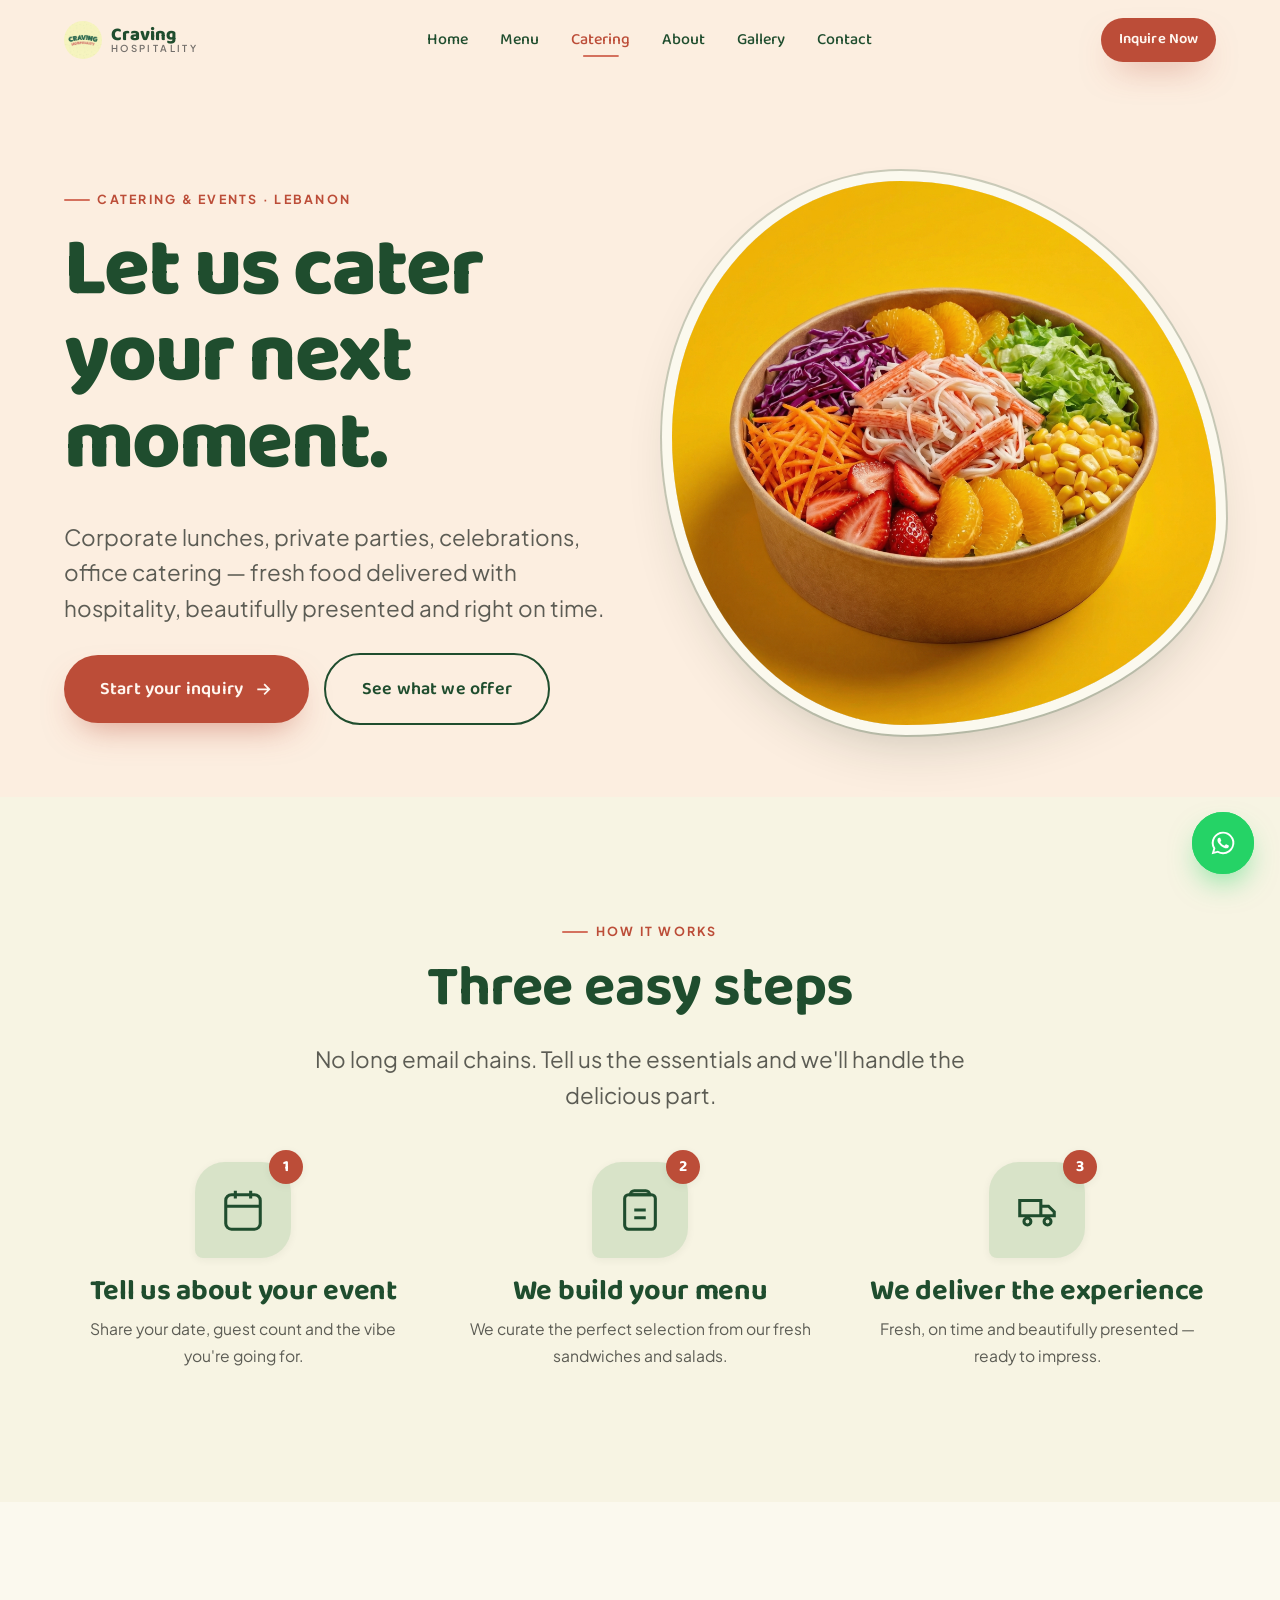
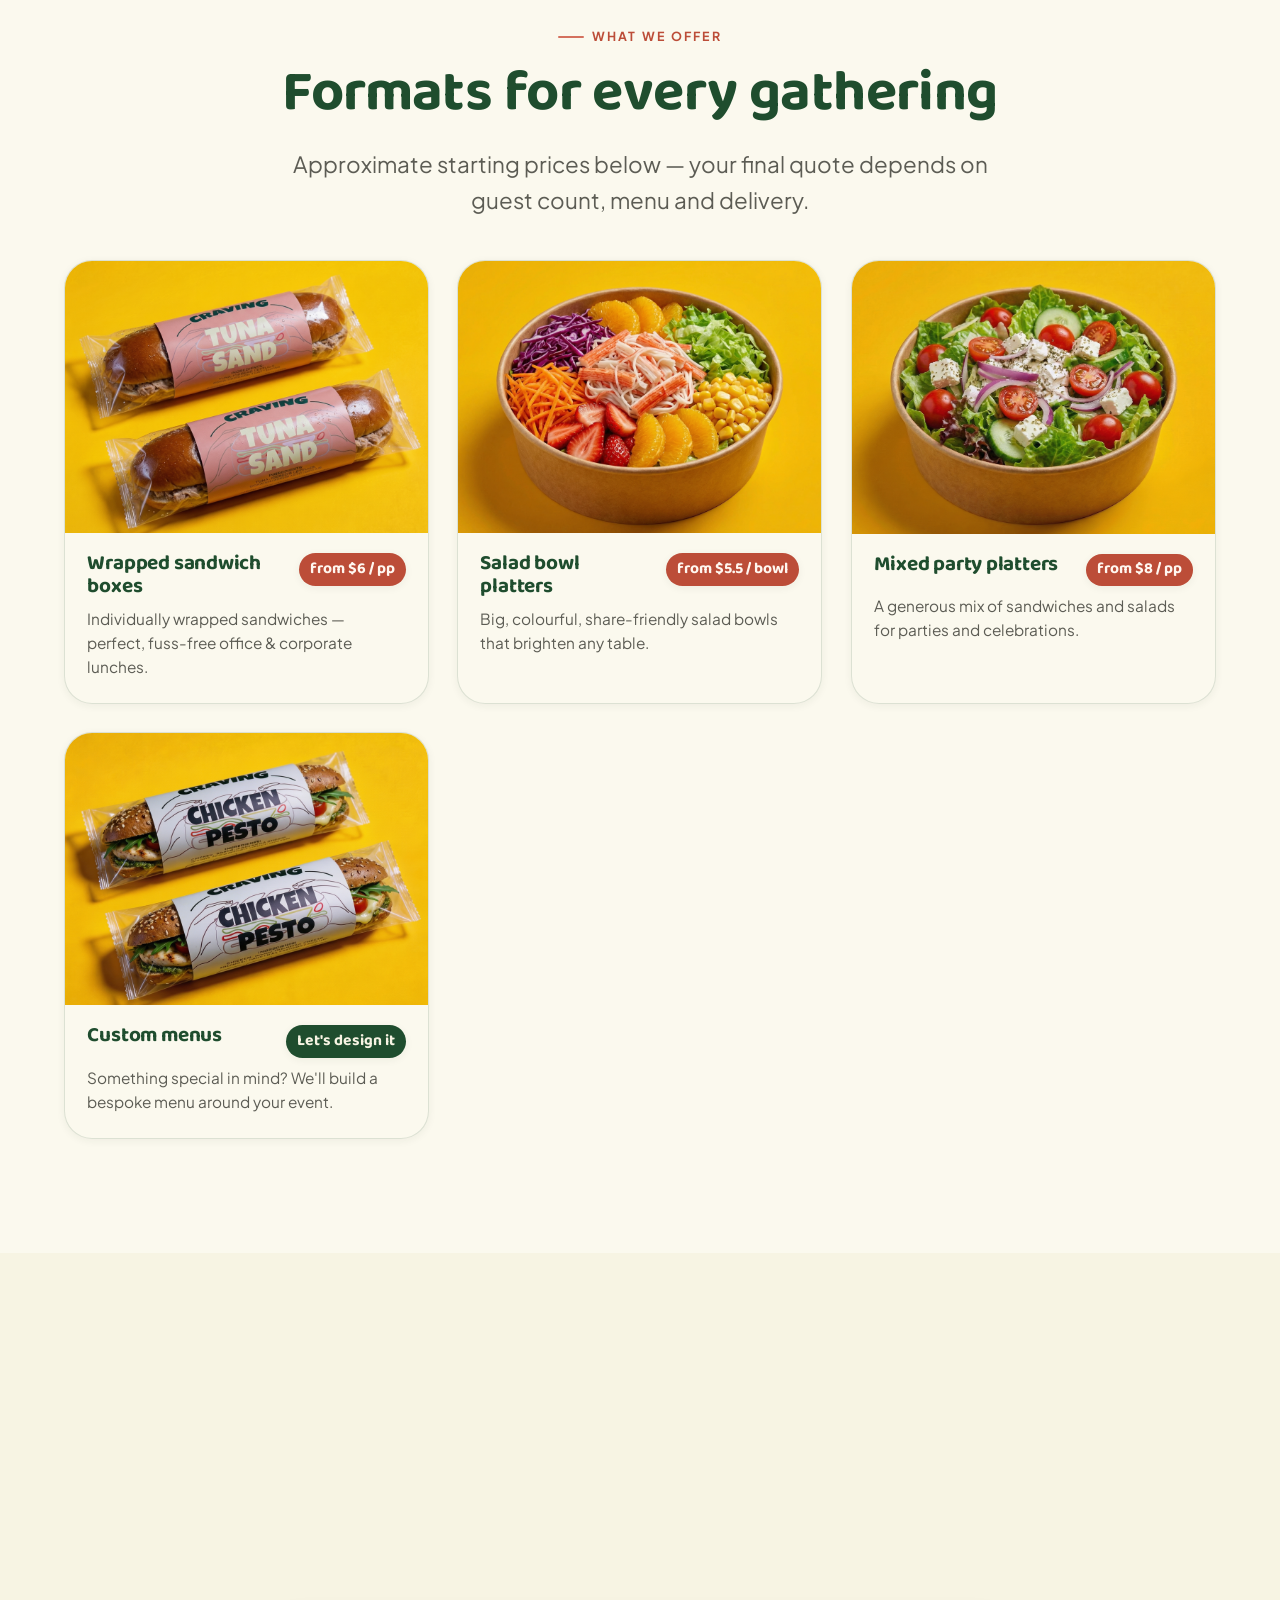
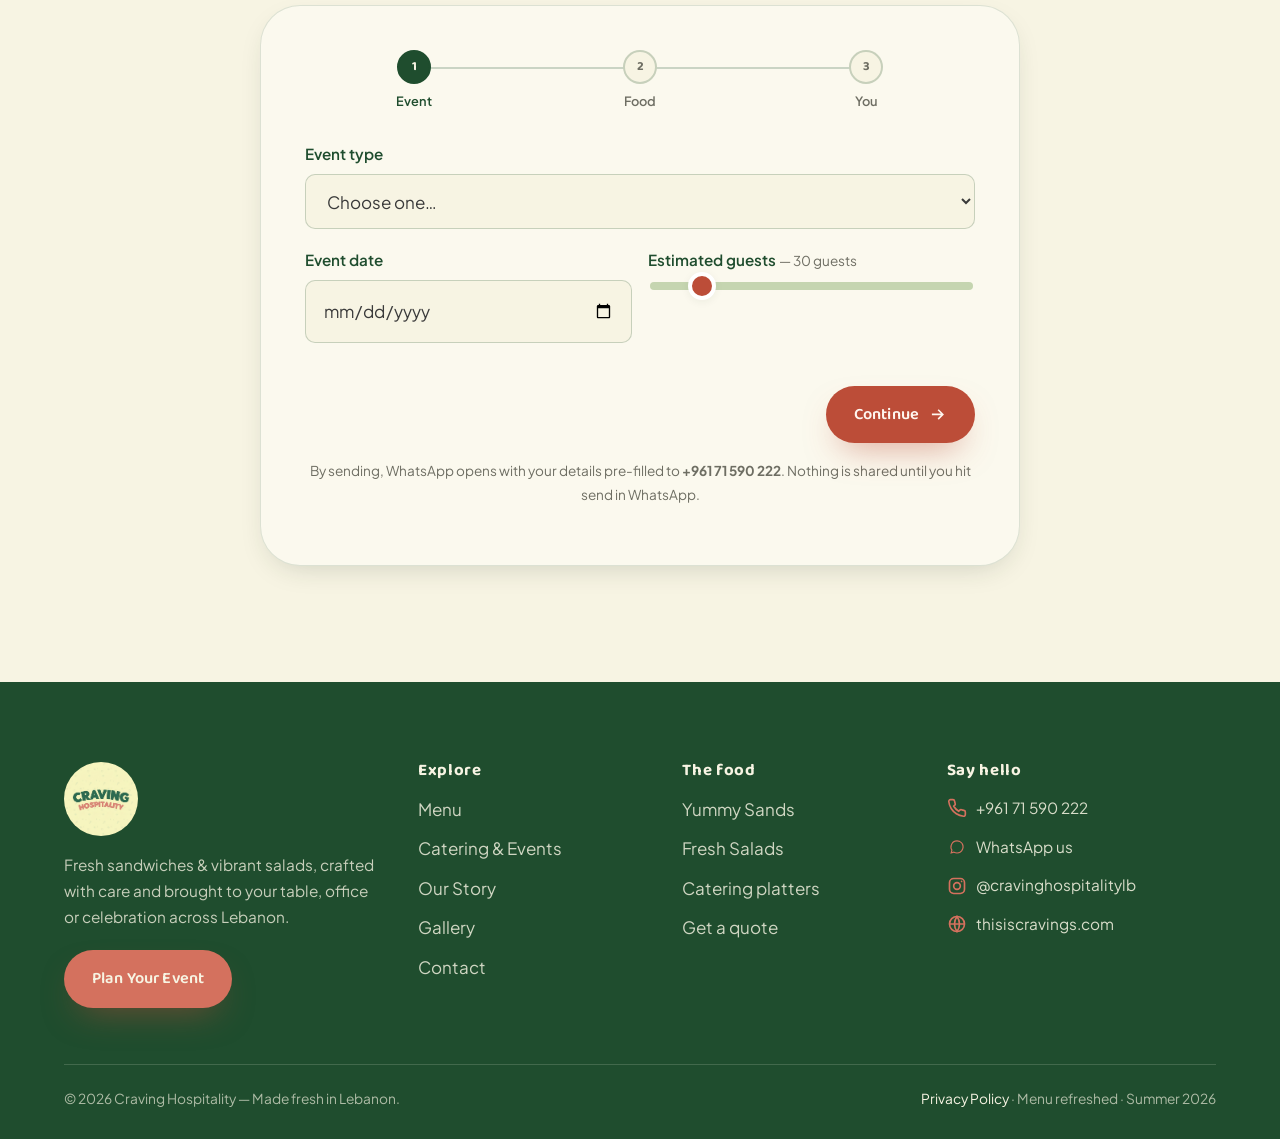
<file: catering.html>
﻿<!DOCTYPE html>
<html lang="en">
<head>
<meta charset="UTF-8">
<meta name="viewport" content="width=device-width, initial-scale=1">
<title>Catering &amp; Events in Lebanon — Plan Your Event | Craving Hospitality</title>
<meta name="description" content="Fresh catering for corporate lunches, private parties and celebrations across Lebanon. Tell us about your event in 3 quick steps and we'll build the perfect menu.">
<meta name="theme-color" content="#FAE5D3">
<link rel="icon" href="assets/img/logo.png" type="image/png">
<link rel="apple-touch-icon" href="assets/img/logo.png">
<meta property="og:title" content="Catering & Events — Craving Hospitality">
<meta property="og:description" content="Corporate lunches, private parties, celebrations — fresh food delivered with hospitality across Lebanon.">
<meta property="og:image" content="assets/img/post-mood.jpg">
<link rel="canonical" href="https://thisiscravings.com/catering">
<link rel="preconnect" href="https://fonts.googleapis.com">
<link rel="preconnect" href="https://fonts.gstatic.com" crossorigin>
<link href="https://fonts.googleapis.com/css2?family=Baloo+2:wght@500;600;700;800&family=Plus+Jakarta+Sans:ital,wght@0,400;0,500;0,600;0,700;1,500&display=swap" rel="stylesheet">
<link rel="stylesheet" href="assets/css/styles.css">
<script type="application/ld+json">
{"@context":"https://schema.org","@type":"Service","serviceType":"Catering","provider":{"@type":"Caterer","name":"Craving Hospitality","telephone":"+96171590222"},"areaServed":{"@type":"Country","name":"Lebanon"},"description":"Fresh catering for corporate lunches, private parties and celebrations."}
</script>
</head>
<body>

<div class="loader" id="loader"><img src="assets/img/logo.png" alt="Loading Craving Hospitality"></div>

<header class="nav" id="nav">
  <div class="container container--wide">
    <div class="nav__inner">
      <a class="nav__logo" href="index.html" aria-label="Craving Hospitality — home">
        <img src="assets/img/logo.png" alt="Craving Hospitality logo" width="42" height="42">
        <span>Craving<small>Hospitality</small></span>
      </a>
      <nav class="nav__links" aria-label="Primary">
        <a href="index.html">Home</a><a href="menu.html">Menu</a><a href="catering.html" aria-current="page">Catering</a>
        <a href="about.html">About</a><a href="gallery.html">Gallery</a><a href="contact.html">Contact</a>
      </nav>
      <div class="nav__right">
        <a class="btn btn--sm" href="#inquire" data-track="nav_inquire">Inquire Now</a>
        <button class="burger" id="burger" aria-label="Open menu" aria-expanded="false" aria-controls="mobile"><span></span><span></span><span></span></button>
      </div>
    </div>
  </div>
</header>

<div class="mobile" id="mobile">
  <div class="mobile__top">
    <a class="nav__logo" href="index.html"><img src="assets/img/logo.png" alt="" width="42" height="42"><span>Craving<small>Hospitality</small></span></a>
    <button class="mobile__close" id="mobileClose" aria-label="Close menu"><svg viewBox="0 0 24 24" fill="none" stroke="currentColor" stroke-width="2"><path d="M6 6l12 12M18 6L6 18"/></svg></button>
  </div>
  <nav class="mobile__links" aria-label="Mobile">
    <a href="index.html">Home <span>01</span></a><a href="menu.html">Menu <span>02</span></a>
    <a href="catering.html" aria-current="page">Catering <span>03</span></a><a href="about.html">About <span>04</span></a>
    <a href="gallery.html">Gallery <span>05</span></a><a href="contact.html">Contact <span>06</span></a>
  </nav>
  <div class="mobile__cta"><a class="btn btn--block btn--lg" href="#inquire">Inquire Now</a></div>
</div>

<main>
<!-- HERO -->
<section class="phero bg-peach">
  <div class="container container--wide">
    <div class="split">
      <div class="reveal reveal--left">
        <span class="eyebrow">Catering &amp; events · Lebanon</span>
        <h1>Let us cater your next moment.</h1>
        <p class="lead">Corporate lunches, private parties, celebrations, office catering — fresh food delivered with hospitality, beautifully presented and right on time.</p>
        <div class="hero__cta" style="margin-top:1.6rem">
          <a class="btn btn--lg" href="#inquire" data-track="catering_hero_inquire">Start your inquiry
            <svg viewBox="0 0 24 24" fill="none" stroke="currentColor" stroke-width="2"><path d="M5 12h14M13 6l6 6-6 6"/></svg></a>
          <a class="btn btn--outline btn--lg" href="#offer">See what we offer</a>
        </div>
      </div>
      <div class="split__media reveal reveal--right">
        <div class="blob blob--2 ring" style="aspect-ratio:1/1;overflow:hidden"><img src="assets/img/post-mood.jpg" alt="Two fresh Craving salad bowls ready for an event" loading="lazy"></div>
      </div>
    </div>
  </div>
</section>

<!-- HOW IT WORKS -->
<section class="section">
  <div class="container container--wide">
    <div class="s-head center reveal" style="margin-bottom:3rem">
      <span class="eyebrow eyebrow--center">How it works</span>
      <h2>Three easy steps</h2>
      <p class="lead" style="margin-inline:auto">No long email chains. Tell us the essentials and we'll handle the delicious part.</p>
    </div>
    <div class="steps">
      <div class="step reveal" style="--d:0ms">
        <div class="step__icon"><svg viewBox="0 0 24 24" fill="none" stroke="currentColor"><rect x="3" y="4" width="18" height="18" rx="3"/><path d="M16 2v4M8 2v4M3 10h18"/></svg></div>
        <h3>Tell us about your event</h3>
        <p>Share your date, guest count and the vibe you're going for.</p>
      </div>
      <div class="step reveal" style="--d:120ms">
        <div class="step__icon"><svg viewBox="0 0 24 24" fill="none" stroke="currentColor"><path d="M9 2h6a2 2 0 0 1 2 2H7a2 2 0 0 1 2-2z"/><rect x="4" y="4" width="16" height="18" rx="2"/><path d="M9 12h6M9 16h6"/></svg></div>
        <h3>We build your menu</h3>
        <p>We curate the perfect selection from our fresh sandwiches and salads.</p>
      </div>
      <div class="step reveal" style="--d:240ms">
        <div class="step__icon"><svg viewBox="0 0 24 24" fill="none" stroke="currentColor"><path d="M3 7h11v8H3zM14 10h4l3 3v2h-7z"/><circle cx="7" cy="18" r="1.8"/><circle cx="17.5" cy="18" r="1.8"/></svg></div>
        <h3>We deliver the experience</h3>
        <p>Fresh, on time and beautifully presented — ready to impress.</p>
      </div>
    </div>
  </div>
</section>

<!-- WHAT WE OFFER -->
<section class="section bg-cream2" id="offer">
  <div class="container container--wide">
    <div class="s-head center reveal" style="margin-bottom:2.6rem">
      <span class="eyebrow eyebrow--center">What we offer</span>
      <h2>Formats for every gathering</h2>
      <p class="lead" style="margin-inline:auto">Approximate starting prices below — your final quote depends on guest count, menu and delivery.</p>
    </div>
    <div class="cols-3">
      <article class="card reveal">
        <div class="card__media" style="aspect-ratio:4/3"><img src="assets/img/post-tuna.jpg" alt="Individually wrapped sandwiches for corporate lunches" loading="lazy"></div>
        <div class="card__body"><div class="card__row"><h3 class="card__title">Wrapped sandwich boxes</h3><span class="badge badge--coral">from $6&nbsp;/&nbsp;pp</span></div>
          <p class="card__desc">Individually wrapped sandwiches — perfect, fuss-free office &amp; corporate lunches.</p></div>
      </article>
      <article class="card reveal" style="--d:80ms">
        <div class="card__media" style="aspect-ratio:4/3"><img src="assets/img/post-mood.jpg" alt="Salad bowl platters for gatherings" loading="lazy"></div>
        <div class="card__body"><div class="card__row"><h3 class="card__title">Salad bowl platters</h3><span class="badge badge--coral">from $5.5&nbsp;/&nbsp;bowl</span></div>
          <p class="card__desc">Big, colourful, share-friendly salad bowls that brighten any table.</p></div>
      </article>
      <article class="card reveal" style="--d:160ms">
        <div class="card__media" style="aspect-ratio:4/3"><img src="assets/img/post-greek-caesar.jpg" alt="Mixed party platters" loading="lazy"></div>
        <div class="card__body"><div class="card__row"><h3 class="card__title">Mixed party platters</h3><span class="badge badge--coral">from $8&nbsp;/&nbsp;pp</span></div>
          <p class="card__desc">A generous mix of sandwiches and salads for parties and celebrations.</p></div>
      </article>
      <article class="card reveal" style="--d:240ms">
        <div class="card__media" style="aspect-ratio:4/3"><img src="assets/img/post-chicken-pesto.jpg" alt="Custom menus for special events" loading="lazy"></div>
        <div class="card__body"><div class="card__row"><h3 class="card__title">Custom menus</h3><span class="badge">Let's design it</span></div>
          <p class="card__desc">Something special in mind? We'll build a bespoke menu around your event.</p></div>
      </article>
    </div>
  </div>
</section>

<!-- INQUIRY FORM -->
<section class="section" id="inquire">
  <div class="container container--wide">
    <div class="s-head center reveal" style="margin-bottom:2.2rem">
      <span class="eyebrow eyebrow--center">Plan your event</span>
      <h2>Let's build your menu</h2>
      <p class="lead" style="margin-inline:auto">Three quick steps. We'll get back to you within 24 hours — by WhatsApp, call or email.</p>
    </div>

    <div class="formwrap reveal">
      <form data-multistep="catering" novalidate>
        <div class="progress" aria-hidden="true">
          <div class="progress__step active"><span class="progress__dot">1</span><span class="progress__bar"></span>Event</div>
          <div class="progress__step"><span class="progress__dot">2</span><span class="progress__bar"></span>Food</div>
          <div class="progress__step"><span class="progress__dot">3</span><span class="progress__bar"></span>You</div>
        </div>

        <!-- STEP 1 -->
        <div class="fstep active">
          <div class="field">
            <label for="eventType">Event type</label>
            <select class="select" id="eventType" name="eventType" required>
              <option value="">Choose one…</option>
              <option>Corporate lunch</option><option>Private party</option><option>Wedding</option>
              <option>Celebration</option><option>Other</option>
            </select>
          </div>
          <div class="grid-2">
            <div class="field"><label for="eventDate">Event date</label><input class="input" type="date" id="eventDate" name="eventDate" required></div>
            <div class="field">
              <label for="guests">Estimated guests <span class="hint">— <span id="guestsOut">30 guests</span></span></label>
              <div class="rangewrap"><input type="range" id="guests" name="guests" min="5" max="200" step="5" value="30" data-out="guestsOut"></div>
            </div>
          </div>
        </div>

        <!-- STEP 2 -->
        <div class="fstep">
          <div class="field" data-require-group>
            <label>Preferred categories <span class="hint">— pick any</span></label>
            <div class="optgrid">
              <label class="optcard"><input type="checkbox" name="categories" value="Sandwiches"><span class="optcard__box"><svg viewBox="0 0 24 24" fill="none" stroke="currentColor" stroke-width="2"><path d="M3 11h18l-2 3H5z"/><path d="M5 14l1 5h12l1-5"/></svg>Sandwiches</span></label>
              <label class="optcard"><input type="checkbox" name="categories" value="Salads"><span class="optcard__box"><svg viewBox="0 0 24 24" fill="none" stroke="currentColor" stroke-width="2"><path d="M4 11h16a8 8 0 0 1-16 0z"/><path d="M7 11a5 5 0 0 1 10 0"/></svg>Salads</span></label>
              <label class="optcard"><input type="checkbox" name="categories" value="Mixed"><span class="optcard__box"><svg viewBox="0 0 24 24" fill="none" stroke="currentColor" stroke-width="2"><circle cx="12" cy="12" r="9"/><path d="M12 3v18"/></svg>Mixed</span></label>
              <label class="optcard"><input type="checkbox" name="categories" value="Custom"><span class="optcard__box"><svg viewBox="0 0 24 24" fill="none" stroke="currentColor" stroke-width="2"><path d="M12 2l2.6 6.6L22 9l-5.5 4.4L18 21l-6-3.8L6 21l1.5-7.6L2 9l7.4-.4z"/></svg>Custom</span></label>
            </div>
          </div>
          <div class="field"><label for="dietary">Dietary notes <span class="hint">— allergies, vegetarian count, etc.</span></label><textarea class="textarea" id="dietary" name="dietary" placeholder="e.g. 4 vegetarian, 1 nut allergy"></textarea></div>
          <div class="field"><label for="budget">Budget range <span class="hint">— optional</span></label>
            <select class="select" id="budget" name="budget"><option value="">Prefer not to say</option><option>Under $500</option><option>$500 – $1,000</option><option>$1,000 – $2,500</option><option>$2,500+</option></select>
          </div>
        </div>

        <!-- STEP 3 -->
        <div class="fstep">
          <div class="grid-2">
            <div class="field"><label for="name">Your name</label><input class="input" id="name" name="name" autocomplete="name" required placeholder="Full name"></div>
            <div class="field"><label for="phone">Phone</label><input class="input" id="phone" name="phone" type="tel" autocomplete="tel" required placeholder="+961 …"></div>
          </div>
          <div class="grid-2">
            <div class="field"><label for="email">Email</label><input class="input" id="email" name="email" type="email" autocomplete="email" required placeholder="you@email.com"></div>
            <div class="field"><label for="contactPref">Preferred contact</label><select class="select" id="contactPref" name="contactPref"><option>WhatsApp</option><option>Call</option><option>Email</option></select></div>
          </div>
          <div class="field"><label for="message">Anything else?</label><textarea class="textarea" id="message" name="message" placeholder="Tell us about your event…"></textarea></div>
        </div>

        <div class="fnav">
          <button type="button" class="btn btn--outline js-back hidden">Back</button>
          <span style="flex:1"></span>
          <button type="button" class="btn js-next">Continue
            <svg viewBox="0 0 24 24" fill="none" stroke="currentColor" stroke-width="2"><path d="M5 12h14M13 6l6 6-6 6"/></svg></button>
          <button type="submit" class="btn js-submit hidden" data-track="catering_submit">Send via WhatsApp
            <svg viewBox="0 0 24 24" fill="currentColor"><path d="M17.6 6.32A7.85 7.85 0 0 0 12.05 4a7.94 7.94 0 0 0-6.9 11.9L4 20l4.2-1.1a7.9 7.9 0 0 0 3.8.97 7.94 7.94 0 0 0 5.6-13.55z"/></svg></button>
        </div>
        <p class="formnote">By sending, WhatsApp opens with your details pre-filled to <strong>+961&nbsp;71&nbsp;590&nbsp;222</strong>. Nothing is shared until you hit send in WhatsApp.</p>
      </form>

      <div class="success">
        <div class="success__ic"><svg viewBox="0 0 24 24" fill="none" stroke="currentColor" stroke-width="2.4"><path d="M5 13l4 4L19 7"/></svg></div>
        <h2>We've got your craving!</h2>
        <p class="lead" style="margin-inline:auto">Thanks — your details are ready in WhatsApp. We'll be in touch within 24 hours. If WhatsApp didn't open, tap below.</p>
        <a class="btn btn--lg js-wa-final" href="https://wa.me/96171590222" target="_blank" rel="noopener">Open WhatsApp</a>
      </div>
    </div>
  </div>
</section>
</main>

<footer class="footer">
  <div class="container container--wide">
    <div class="footer__grid">
      <div class="footer__brand">
        <img src="assets/img/logo.png" alt="Craving Hospitality">
        <p>Fresh sandwiches &amp; vibrant salads, crafted with care and brought to your table, office or celebration across Lebanon.</p>
        <div class="footer__cta"><a class="btn" href="#inquire" data-track="footer_plan">Plan Your Event</a></div>
      </div>
      <div><h4>Explore</h4><ul class="footer__links">
        <li><a href="menu.html">Menu</a></li><li><a href="catering.html">Catering &amp; Events</a></li>
        <li><a href="about.html">Our Story</a></li><li><a href="gallery.html">Gallery</a></li><li><a href="contact.html">Contact</a></li></ul></div>
      <div><h4>The food</h4><ul class="footer__links">
        <li><a href="menu.html#sec-sands">Yummy Sands</a></li><li><a href="menu.html#sec-salads">Fresh Salads</a></li>
        <li><a href="catering.html#offer">Catering platters</a></li><li><a href="catering.html#inquire">Get a quote</a></li></ul></div>
      <div><h4>Say hello</h4><div class="footer__contact">
        <a href="tel:+96171590222" data-track="call"><svg viewBox="0 0 24 24" fill="none" stroke="currentColor" stroke-width="2"><path d="M22 16.92v3a2 2 0 0 1-2.18 2 19.79 19.79 0 0 1-8.63-3.07 19.5 19.5 0 0 1-6-6 19.79 19.79 0 0 1-3.07-8.67A2 2 0 0 1 4.11 2h3a2 2 0 0 1 2 1.72c.13.96.36 1.9.7 2.81a2 2 0 0 1-.45 2.11L8.09 9.91a16 16 0 0 0 6 6l1.27-1.27a2 2 0 0 1 2.11-.45c.9.34 1.85.57 2.81.7A2 2 0 0 1 22 16.92z"/></svg>+961 71 590 222</a>
        <a href="https://wa.me/96171590222" target="_blank" rel="noopener" data-track="whatsapp_footer"><svg viewBox="0 0 24 24" fill="currentColor"><path d="M17.6 6.32A7.85 7.85 0 0 0 12.05 4a7.94 7.94 0 0 0-6.9 11.9L4 20l4.2-1.1a7.9 7.9 0 0 0 3.8.97 7.94 7.94 0 0 0 5.6-13.55zM12.05 18.5a6.6 6.6 0 0 1-3.36-.92l-.24-.14-2.49.65.66-2.43-.16-.25a6.59 6.59 0 1 1 5.59 3.09z"/></svg>WhatsApp us</a>
        <a href="https://instagram.com/cravinghospitalitylb" target="_blank" rel="noopener"><svg viewBox="0 0 24 24" fill="none" stroke="currentColor" stroke-width="2"><rect x="3" y="3" width="18" height="18" rx="5"/><circle cx="12" cy="12" r="4"/><circle cx="17.5" cy="6.5" r="1" fill="currentColor" stroke="none"/></svg>@cravinghospitalitylb</a>
        <a href="https://thisiscravings.com" target="_blank" rel="noopener"><svg viewBox="0 0 24 24" fill="none" stroke="currentColor" stroke-width="2"><circle cx="12" cy="12" r="9"/><path d="M3 12h18M12 3a15 15 0 0 1 0 18a15 15 0 0 1 0-18z"/></svg>thisiscravings.com</a>
      </div></div>
    </div>
    <div class="footer__bottom"><span>© <span id="year"></span> Craving Hospitality — Made fresh in Lebanon.</span><span><a href="privacy.html">Privacy Policy</a> · Menu refreshed · Summer 2026</span></div>
  </div>
</footer>

<a class="fab" href="https://wa.me/96171590222?text=Hi%20Craving%20Hospitality!%20I'd%20like%20to%20plan%20an%20event." target="_blank" rel="noopener" aria-label="Chat with us on WhatsApp" data-track="whatsapp_fab">
  <span class="fab__tip">Chat with us →</span>
  <svg viewBox="0 0 24 24" fill="currentColor" aria-hidden="true"><path d="M17.6 6.32A7.85 7.85 0 0 0 12.05 4a7.94 7.94 0 0 0-6.9 11.9L4 20l4.2-1.1a7.9 7.9 0 0 0 3.8.97h.01a7.94 7.94 0 0 0 5.59-13.55zM12.05 18.5a6.6 6.6 0 0 1-3.36-.92l-.24-.14-2.49.65.66-2.43-.16-.25a6.59 6.59 0 1 1 5.59 3.09zm3.62-4.94c-.2-.1-1.17-.58-1.35-.64s-.31-.1-.44.1-.5.64-.62.77-.23.15-.43.05a5.4 5.4 0 0 1-1.59-.98 6 6 0 0 1-1.1-1.37c-.11-.2 0-.3.09-.4l.3-.35c.1-.12.13-.2.2-.34a.37.37 0 0 0-.02-.35c-.05-.1-.44-1.07-.6-1.46s-.32-.34-.44-.34h-.38a.73.73 0 0 0-.53.25 2.23 2.23 0 0 0-.69 1.65 3.87 3.87 0 0 0 .81 2.05 8.86 8.86 0 0 0 3.39 3 11.4 11.4 0 0 0 1.13.42 2.72 2.72 0 0 0 1.25.08c.38-.06 1.17-.48 1.34-.94s.17-.86.12-.94-.18-.14-.38-.24z"/></svg>
</a>

<script src="assets/js/main.js"></script>
</body>
</html>
</file>
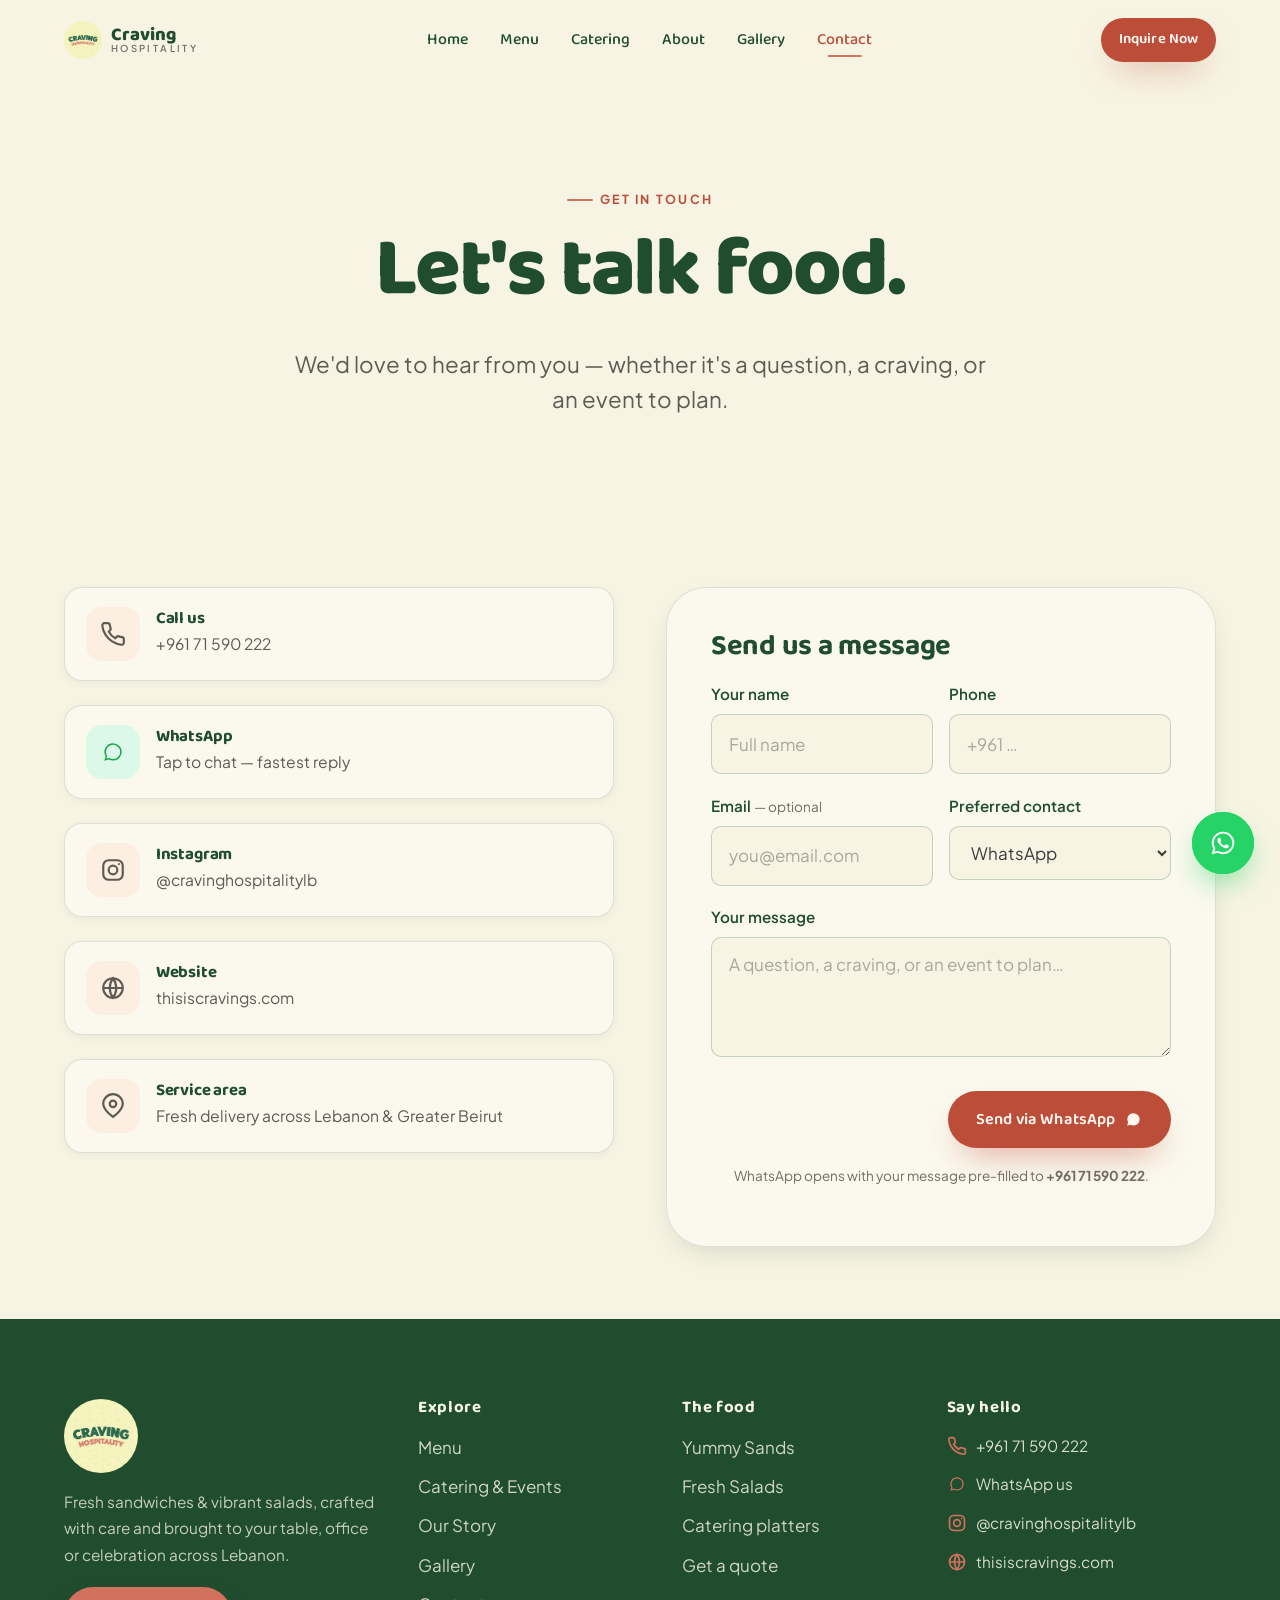
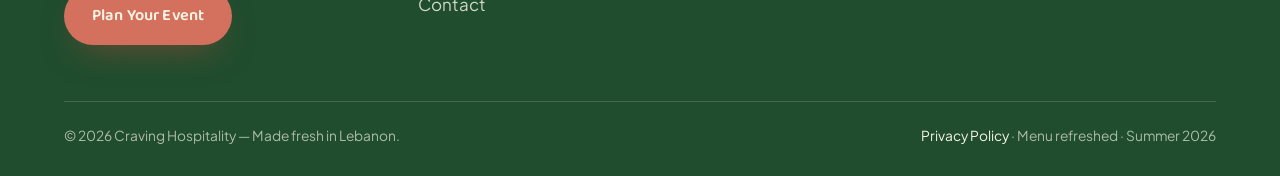
<file: contact.html>
﻿<!DOCTYPE html>
<html lang="en">
<head>
<meta charset="UTF-8">
<meta name="viewport" content="width=device-width, initial-scale=1">
<title>Contact — Plan an Event or Say Hello | Craving Hospitality Lebanon</title>
<meta name="description" content="Get in touch with Craving Hospitality — call or WhatsApp +961 71 590 222, follow @cravinghospitalitylb, or send us your event details. We reply within 24 hours.">
<meta name="theme-color" content="#F7F4E3">
<link rel="icon" href="assets/img/logo.png" type="image/png">
<link rel="apple-touch-icon" href="assets/img/logo.png">
<meta property="og:title" content="Contact — Craving Hospitality">
<meta property="og:description" content="Call or WhatsApp +961 71 590 222. We'd love to hear from you.">
<meta property="og:image" content="assets/img/logo.png">
<link rel="canonical" href="https://thisiscravings.com/contact">
<link rel="preconnect" href="https://fonts.googleapis.com">
<link rel="preconnect" href="https://fonts.gstatic.com" crossorigin>
<link href="https://fonts.googleapis.com/css2?family=Baloo+2:wght@500;600;700;800&family=Plus+Jakarta+Sans:ital,wght@0,400;0,500;0,600;0,700;1,500&display=swap" rel="stylesheet">
<link rel="stylesheet" href="assets/css/styles.css">
<script type="application/ld+json">
{"@context":"https://schema.org","@type":"Caterer","name":"Craving Hospitality","telephone":"+96171590222","url":"https://thisiscravings.com","email":"hello@thisiscravings.com","areaServed":{"@type":"Country","name":"Lebanon"},"sameAs":["https://instagram.com/cravinghospitalitylb"]}
</script>
</head>
<body>

<div class="loader" id="loader"><img src="assets/img/logo.png" alt="Loading Craving Hospitality"></div>

<header class="nav" id="nav">
  <div class="container container--wide">
    <div class="nav__inner">
      <a class="nav__logo" href="index.html" aria-label="Craving Hospitality — home"><img src="assets/img/logo.png" alt="Craving Hospitality logo" width="42" height="42"><span>Craving<small>Hospitality</small></span></a>
      <nav class="nav__links" aria-label="Primary">
        <a href="index.html">Home</a><a href="menu.html">Menu</a><a href="catering.html">Catering</a>
        <a href="about.html">About</a><a href="gallery.html">Gallery</a><a href="contact.html" aria-current="page">Contact</a>
      </nav>
      <div class="nav__right">
        <a class="btn btn--sm" href="#say-hello" data-track="nav_inquire">Inquire Now</a>
        <button class="burger" id="burger" aria-label="Open menu" aria-expanded="false" aria-controls="mobile"><span></span><span></span><span></span></button>
      </div>
    </div>
  </div>
</header>

<div class="mobile" id="mobile">
  <div class="mobile__top">
    <a class="nav__logo" href="index.html"><img src="assets/img/logo.png" alt="" width="42" height="42"><span>Craving<small>Hospitality</small></span></a>
    <button class="mobile__close" id="mobileClose" aria-label="Close menu"><svg viewBox="0 0 24 24" fill="none" stroke="currentColor" stroke-width="2"><path d="M6 6l12 12M18 6L6 18"/></svg></button>
  </div>
  <nav class="mobile__links" aria-label="Mobile">
    <a href="index.html">Home <span>01</span></a><a href="menu.html">Menu <span>02</span></a>
    <a href="catering.html">Catering <span>03</span></a><a href="about.html">About <span>04</span></a>
    <a href="gallery.html">Gallery <span>05</span></a><a href="contact.html" aria-current="page">Contact <span>06</span></a>
  </nav>
  <div class="mobile__cta"><a class="btn btn--block btn--lg" href="#say-hello">Inquire Now</a></div>
</div>

<main>
<section class="phero center">
  <div class="container container--narrow">
    <div class="reveal">
      <span class="eyebrow eyebrow--center">Get in touch</span>
      <h1>Let's talk food.</h1>
      <p class="lead" style="margin-inline:auto">We'd love to hear from you — whether it's a question, a craving, or an event to plan.</p>
    </div>
  </div>
</section>

<section class="section--tight">
  <div class="container container--wide">
    <div class="cols-2" style="align-items:start;gap:clamp(24px,4vw,56px)">
      <!-- INFO -->
      <div class="reveal reveal--left">
        <div class="stack-sm" style="display:grid;gap:14px">
          <a class="infocard" href="tel:+96171590222" data-track="call">
            <span class="infocard__ic"><svg viewBox="0 0 24 24" fill="none" stroke="currentColor" stroke-width="2"><path d="M22 16.92v3a2 2 0 0 1-2.18 2 19.79 19.79 0 0 1-8.63-3.07 19.5 19.5 0 0 1-6-6 19.79 19.79 0 0 1-3.07-8.67A2 2 0 0 1 4.11 2h3a2 2 0 0 1 2 1.72c.13.96.36 1.9.7 2.81a2 2 0 0 1-.45 2.11L8.09 9.91a16 16 0 0 0 6 6l1.27-1.27a2 2 0 0 1 2.11-.45c.9.34 1.85.57 2.81.7A2 2 0 0 1 22 16.92z"/></svg></span>
            <div><h4>Call us</h4><span>+961 71 590 222</span></div>
          </a>
          <a class="infocard" href="https://wa.me/96171590222?text=Hi%20Craving%20Hospitality!" target="_blank" rel="noopener" data-track="whatsapp_contact">
            <span class="infocard__ic" style="background:#dcf8e8;color:#1aa851"><svg viewBox="0 0 24 24" fill="currentColor"><path d="M17.6 6.32A7.85 7.85 0 0 0 12.05 4a7.94 7.94 0 0 0-6.9 11.9L4 20l4.2-1.1a7.9 7.9 0 0 0 3.8.97 7.94 7.94 0 0 0 5.6-13.55zM12.05 18.5a6.6 6.6 0 0 1-3.36-.92l-.24-.14-2.49.65.66-2.43-.16-.25a6.59 6.59 0 1 1 5.59 3.09z"/></svg></span>
            <div><h4>WhatsApp</h4><span>Tap to chat — fastest reply</span></div>
          </a>
          <a class="infocard" href="https://instagram.com/cravinghospitalitylb" target="_blank" rel="noopener" data-track="ig_handle">
            <span class="infocard__ic"><svg viewBox="0 0 24 24" fill="none" stroke="currentColor" stroke-width="2"><rect x="3" y="3" width="18" height="18" rx="5"/><circle cx="12" cy="12" r="4"/><circle cx="17.5" cy="6.5" r="1" fill="currentColor" stroke="none"/></svg></span>
            <div><h4>Instagram</h4><span>@cravinghospitalitylb</span></div>
          </a>
          <a class="infocard" href="https://thisiscravings.com" target="_blank" rel="noopener">
            <span class="infocard__ic"><svg viewBox="0 0 24 24" fill="none" stroke="currentColor" stroke-width="2"><circle cx="12" cy="12" r="9"/><path d="M3 12h18M12 3a15 15 0 0 1 0 18a15 15 0 0 1 0-18z"/></svg></span>
            <div><h4>Website</h4><span>thisiscravings.com</span></div>
          </a>
          <div class="infocard">
            <span class="infocard__ic"><svg viewBox="0 0 24 24" fill="none" stroke="currentColor" stroke-width="2"><path d="M21 10c0 6-9 12-9 12s-9-6-9-12a9 9 0 0 1 18 0z"/><circle cx="12" cy="10" r="3"/></svg></span>
            <div><h4>Service area</h4><span>Fresh delivery across Lebanon &amp; Greater Beirut</span></div>
          </div>
        </div>
      </div>

      <!-- FORM -->
      <div class="reveal reveal--right" id="say-hello">
        <div class="formwrap" style="margin:0">
          <form data-multistep="contact" novalidate>
            <h3 style="margin-bottom:1.2rem">Send us a message</h3>
            <div class="fstep active">
              <div class="grid-2">
                <div class="field"><label for="name">Your name</label><input class="input" id="name" name="name" autocomplete="name" required placeholder="Full name"></div>
                <div class="field"><label for="phone">Phone</label><input class="input" id="phone" name="phone" type="tel" autocomplete="tel" required placeholder="+961 …"></div>
              </div>
              <div class="grid-2">
                <div class="field"><label for="email">Email <span class="hint">— optional</span></label><input class="input" id="email" name="email" type="email" autocomplete="email" placeholder="you@email.com"></div>
                <div class="field"><label for="contactPref">Preferred contact</label><select class="select" id="contactPref" name="contactPref"><option>WhatsApp</option><option>Call</option><option>Email</option></select></div>
              </div>
              <div class="field"><label for="message">Your message</label><textarea class="textarea" id="message" name="message" required placeholder="A question, a craving, or an event to plan…"></textarea></div>
            </div>
            <div class="fnav">
              <button type="button" class="btn btn--outline js-back hidden">Back</button>
              <span style="flex:1"></span>
              <button type="button" class="btn js-next hidden">Continue</button>
              <button type="submit" class="btn js-submit" data-track="contact_submit">Send via WhatsApp
                <svg viewBox="0 0 24 24" fill="currentColor"><path d="M17.6 6.32A7.85 7.85 0 0 0 12.05 4a7.94 7.94 0 0 0-6.9 11.9L4 20l4.2-1.1a7.9 7.9 0 0 0 3.8.97 7.94 7.94 0 0 0 5.6-13.55z"/></svg></button>
            </div>
            <p class="formnote">WhatsApp opens with your message pre-filled to <strong>+961&nbsp;71&nbsp;590&nbsp;222</strong>.</p>
          </form>
          <div class="success">
            <div class="success__ic"><svg viewBox="0 0 24 24" fill="none" stroke="currentColor" stroke-width="2.4"><path d="M5 13l4 4L19 7"/></svg></div>
            <h3>Message ready!</h3>
            <p>Thanks for reaching out — your message is waiting in WhatsApp. We reply within 24 hours.</p>
            <a class="btn js-wa-final" href="https://wa.me/96171590222" target="_blank" rel="noopener">Open WhatsApp</a>
          </div>
        </div>
      </div>
    </div>
  </div>
</section>
</main>

<footer class="footer">
  <div class="container container--wide">
    <div class="footer__grid">
      <div class="footer__brand"><img src="assets/img/logo.png" alt="Craving Hospitality"><p>Fresh sandwiches &amp; vibrant salads, crafted with care and brought to your table, office or celebration across Lebanon.</p><div class="footer__cta"><a class="btn" href="catering.html#inquire" data-track="footer_plan">Plan Your Event</a></div></div>
      <div><h4>Explore</h4><ul class="footer__links"><li><a href="menu.html">Menu</a></li><li><a href="catering.html">Catering &amp; Events</a></li><li><a href="about.html">Our Story</a></li><li><a href="gallery.html">Gallery</a></li><li><a href="contact.html">Contact</a></li></ul></div>
      <div><h4>The food</h4><ul class="footer__links"><li><a href="menu.html#sec-sands">Yummy Sands</a></li><li><a href="menu.html#sec-salads">Fresh Salads</a></li><li><a href="catering.html#offer">Catering platters</a></li><li><a href="catering.html#inquire">Get a quote</a></li></ul></div>
      <div><h4>Say hello</h4><div class="footer__contact">
        <a href="tel:+96171590222" data-track="call"><svg viewBox="0 0 24 24" fill="none" stroke="currentColor" stroke-width="2"><path d="M22 16.92v3a2 2 0 0 1-2.18 2 19.79 19.79 0 0 1-8.63-3.07 19.5 19.5 0 0 1-6-6 19.79 19.79 0 0 1-3.07-8.67A2 2 0 0 1 4.11 2h3a2 2 0 0 1 2 1.72c.13.96.36 1.9.7 2.81a2 2 0 0 1-.45 2.11L8.09 9.91a16 16 0 0 0 6 6l1.27-1.27a2 2 0 0 1 2.11-.45c.9.34 1.85.57 2.81.7A2 2 0 0 1 22 16.92z"/></svg>+961 71 590 222</a>
        <a href="https://wa.me/96171590222" target="_blank" rel="noopener"><svg viewBox="0 0 24 24" fill="currentColor"><path d="M17.6 6.32A7.85 7.85 0 0 0 12.05 4a7.94 7.94 0 0 0-6.9 11.9L4 20l4.2-1.1a7.9 7.9 0 0 0 3.8.97 7.94 7.94 0 0 0 5.6-13.55zM12.05 18.5a6.6 6.6 0 0 1-3.36-.92l-.24-.14-2.49.65.66-2.43-.16-.25a6.59 6.59 0 1 1 5.59 3.09z"/></svg>WhatsApp us</a>
        <a href="https://instagram.com/cravinghospitalitylb" target="_blank" rel="noopener"><svg viewBox="0 0 24 24" fill="none" stroke="currentColor" stroke-width="2"><rect x="3" y="3" width="18" height="18" rx="5"/><circle cx="12" cy="12" r="4"/><circle cx="17.5" cy="6.5" r="1" fill="currentColor" stroke="none"/></svg>@cravinghospitalitylb</a>
        <a href="https://thisiscravings.com" target="_blank" rel="noopener"><svg viewBox="0 0 24 24" fill="none" stroke="currentColor" stroke-width="2"><circle cx="12" cy="12" r="9"/><path d="M3 12h18M12 3a15 15 0 0 1 0 18a15 15 0 0 1 0-18z"/></svg>thisiscravings.com</a>
      </div></div>
    </div>
    <div class="footer__bottom"><span>© <span id="year"></span> Craving Hospitality — Made fresh in Lebanon.</span><span><a href="privacy.html">Privacy Policy</a> · Menu refreshed · Summer 2026</span></div>
  </div>
</footer>

<a class="fab" href="https://wa.me/96171590222?text=Hi%20Craving%20Hospitality!%20I'd%20like%20to%20plan%20an%20event." target="_blank" rel="noopener" aria-label="Chat with us on WhatsApp" data-track="whatsapp_fab">
  <span class="fab__tip">Chat with us →</span>
  <svg viewBox="0 0 24 24" fill="currentColor" aria-hidden="true"><path d="M17.6 6.32A7.85 7.85 0 0 0 12.05 4a7.94 7.94 0 0 0-6.9 11.9L4 20l4.2-1.1a7.9 7.9 0 0 0 3.8.97h.01a7.94 7.94 0 0 0 5.59-13.55zM12.05 18.5a6.6 6.6 0 0 1-3.36-.92l-.24-.14-2.49.65.66-2.43-.16-.25a6.59 6.59 0 1 1 5.59 3.09zm3.62-4.94c-.2-.1-1.17-.58-1.35-.64s-.31-.1-.44.1-.5.64-.62.77-.23.15-.43.05a5.4 5.4 0 0 1-1.59-.98 6 6 0 0 1-1.1-1.37c-.11-.2 0-.3.09-.4l.3-.35c.1-.12.13-.2.2-.34a.37.37 0 0 0-.02-.35c-.05-.1-.44-1.07-.6-1.46s-.32-.34-.44-.34h-.38a.73.73 0 0 0-.53.25 2.23 2.23 0 0 0-.69 1.65 3.87 3.87 0 0 0 .81 2.05 8.86 8.86 0 0 0 3.39 3 11.4 11.4 0 0 0 1.13.42 2.72 2.72 0 0 0 1.25.08c.38-.06 1.17-.48 1.34-.94s.17-.86.12-.94-.18-.14-.38-.24z"/></svg>
</a>

<script src="assets/js/main.js"></script>
</body>
</html>
</file>
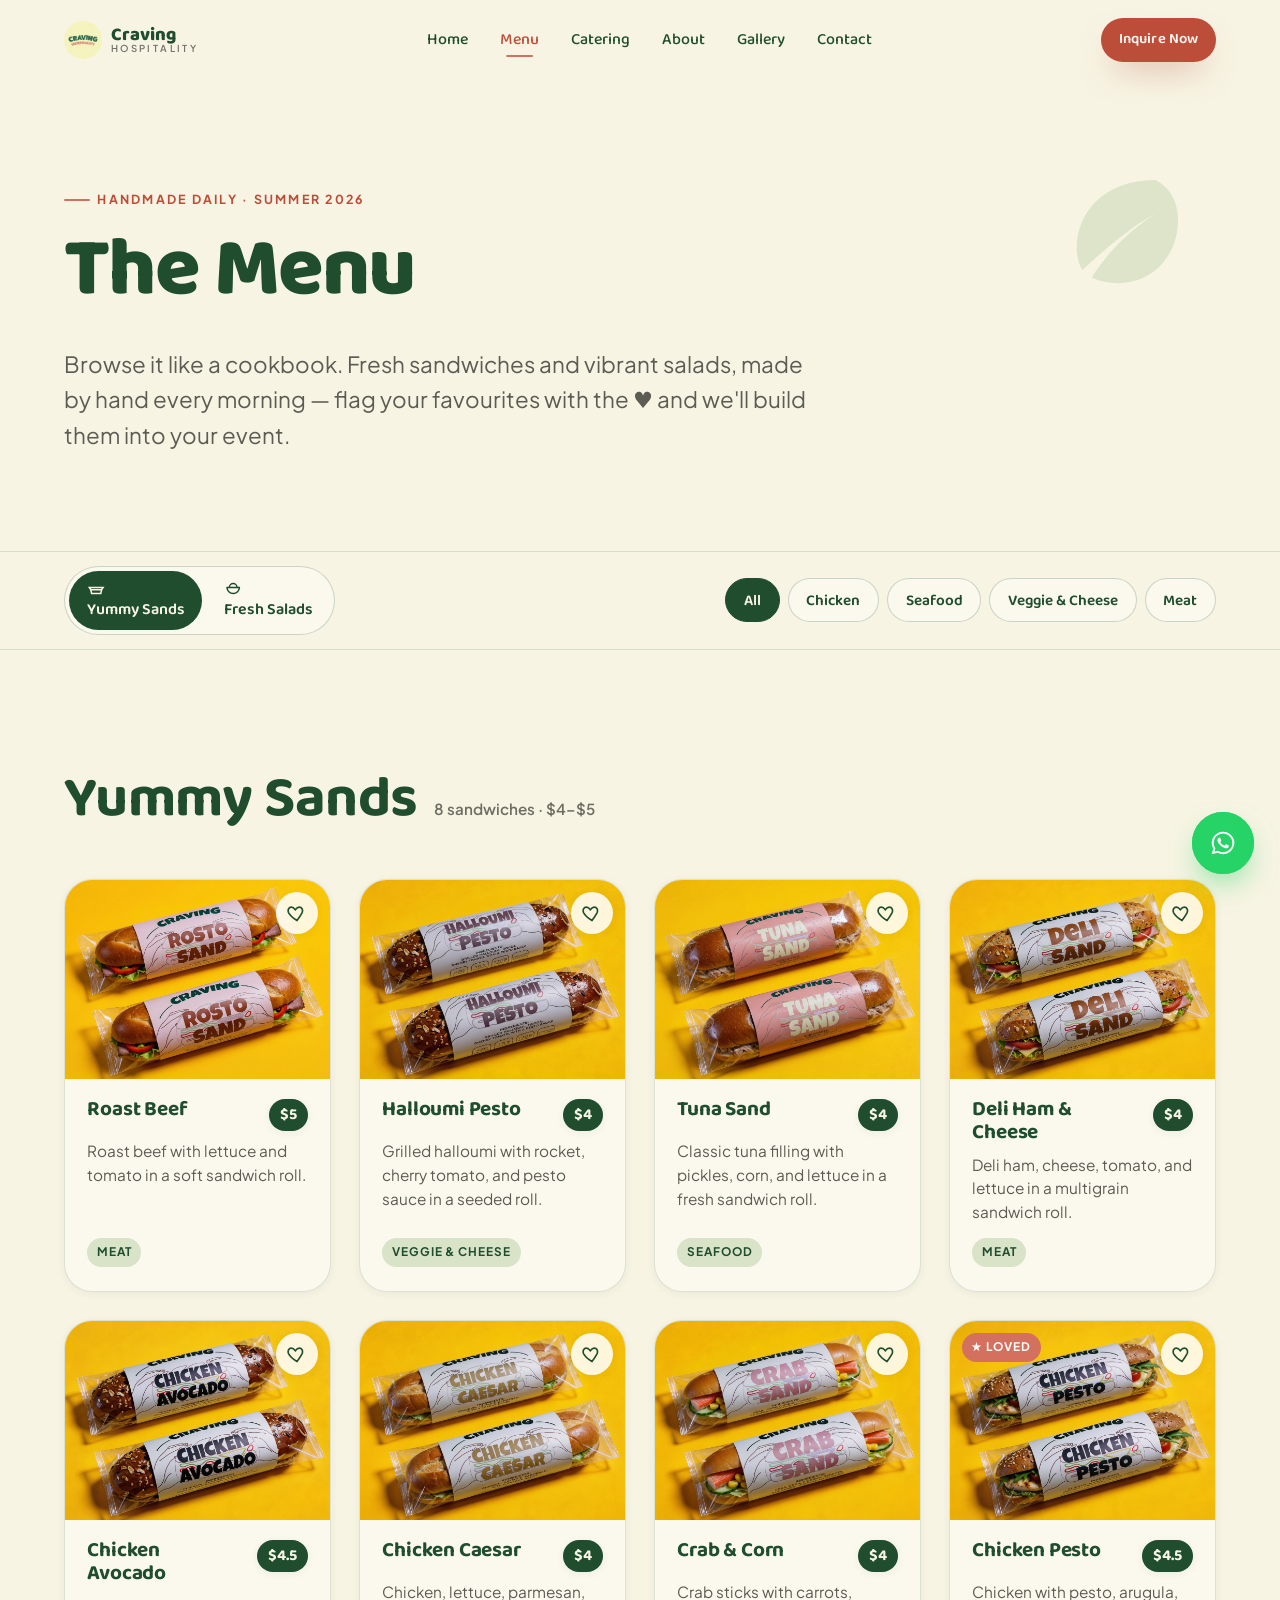
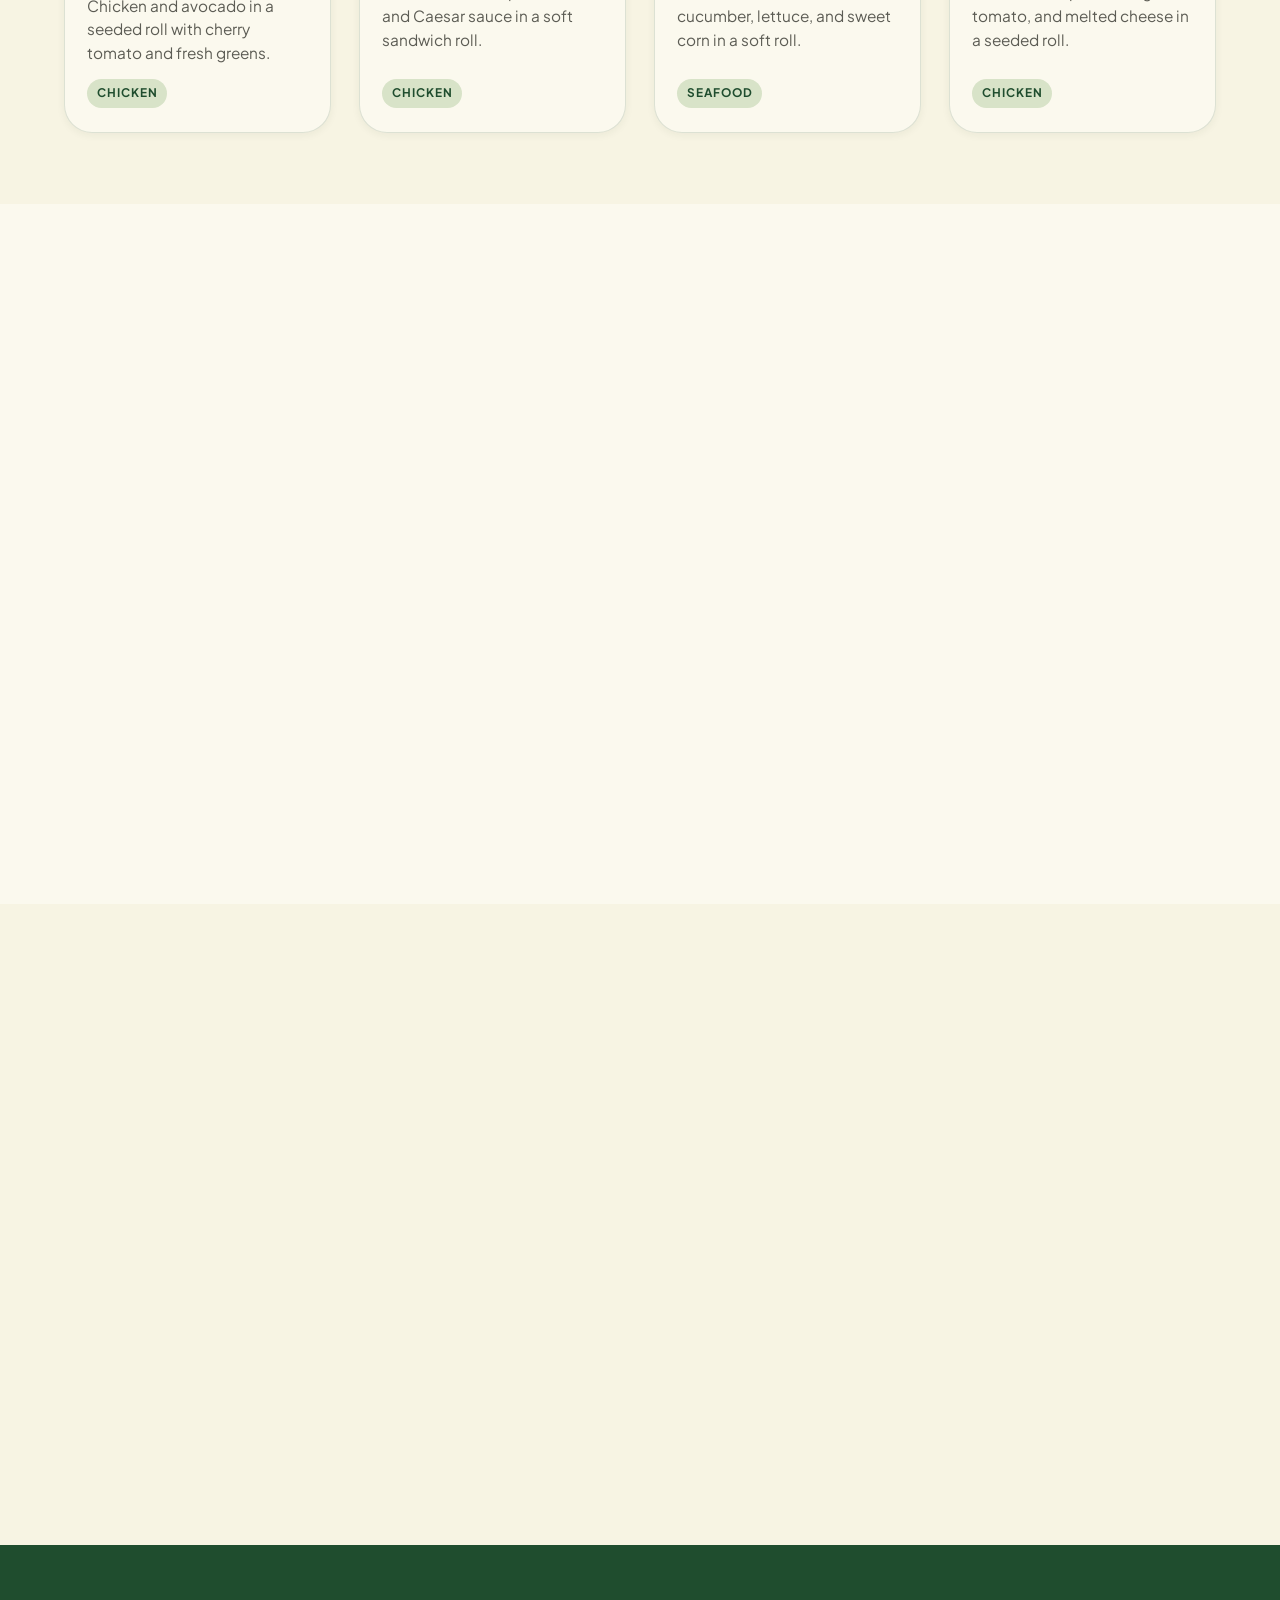
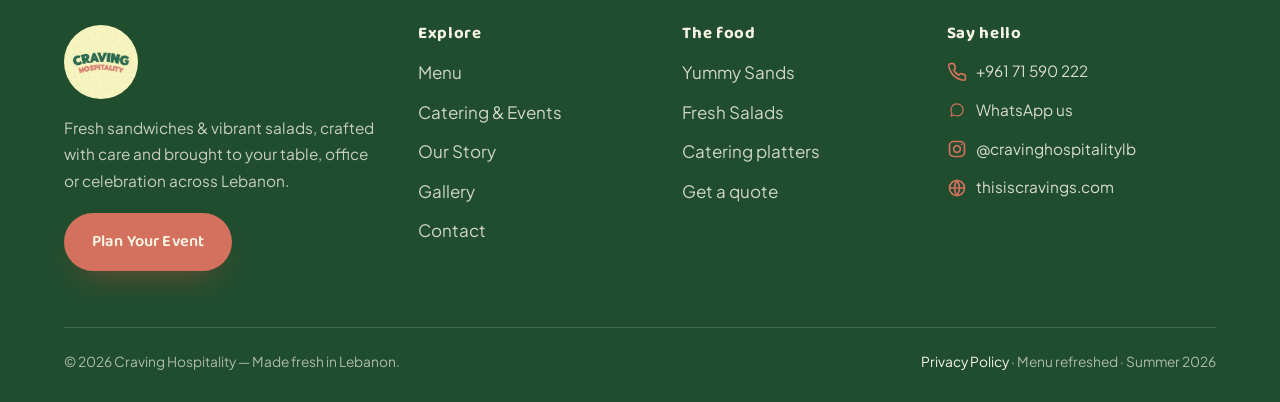
<file: menu.html>
﻿<!DOCTYPE html>
<html lang="en">
<head>
<meta charset="UTF-8">
<meta name="viewport" content="width=device-width, initial-scale=1">
<title>Menu — Yummy Sands & Fresh Salads | Craving Hospitality Lebanon</title>
<meta name="description" content="Browse the Craving Hospitality menu — fresh sandwiches (Yummy Sands) and vibrant salads (Fresh Salads), handmade daily in Lebanon. Perfect for catering and events.">
<meta name="theme-color" content="#F7F4E3">
<link rel="icon" href="assets/img/logo.png" type="image/png">
<link rel="apple-touch-icon" href="assets/img/logo.png">
<meta property="og:title" content="Menu — Craving Hospitality">
<meta property="og:description" content="Fresh sandwiches & vibrant salads, handmade daily in Lebanon.">
<meta property="og:image" content="assets/img/poster-sands1.jpg">
<link rel="canonical" href="https://thisiscravings.com/menu">
<link rel="preconnect" href="https://fonts.googleapis.com">
<link rel="preconnect" href="https://fonts.gstatic.com" crossorigin>
<link href="https://fonts.googleapis.com/css2?family=Baloo+2:wght@500;600;700;800&family=Plus+Jakarta+Sans:ital,wght@0,400;0,500;0,600;0,700;1,500&display=swap" rel="stylesheet">
<link rel="stylesheet" href="assets/css/styles.css">
<script type="application/ld+json">
{"@context":"https://schema.org","@type":"Menu","name":"Craving Hospitality Menu","hasMenuSection":[{"@type":"MenuSection","name":"Yummy Sands","hasMenuItem":[{"@type":"MenuItem","name":"Roast Beef","offers":{"@type":"Offer","price":"5","priceCurrency":"USD"}},{"@type":"MenuItem","name":"Chicken Pesto","offers":{"@type":"Offer","price":"4.5","priceCurrency":"USD"}},{"@type":"MenuItem","name":"Chicken Avocado","offers":{"@type":"Offer","price":"4.5","priceCurrency":"USD"}}]},{"@type":"MenuSection","name":"Fresh Salads","hasMenuItem":[{"@type":"MenuItem","name":"Crab & Citrus","offers":{"@type":"Offer","price":"5.5","priceCurrency":"USD"}},{"@type":"MenuItem","name":"Greek Feta","offers":{"@type":"Offer","price":"6","priceCurrency":"USD"}}]}]}
</script>
</head>
<body>

<div class="loader" id="loader"><img src="assets/img/logo.png" alt="Loading Craving Hospitality"></div>

<header class="nav" id="nav">
  <div class="container container--wide">
    <div class="nav__inner">
      <a class="nav__logo" href="index.html" aria-label="Craving Hospitality — home">
        <img src="assets/img/logo.png" alt="Craving Hospitality logo" width="42" height="42">
        <span>Craving<small>Hospitality</small></span>
      </a>
      <nav class="nav__links" aria-label="Primary">
        <a href="index.html">Home</a>
        <a href="menu.html" aria-current="page">Menu</a>
        <a href="catering.html">Catering</a>
        <a href="about.html">About</a>
        <a href="gallery.html">Gallery</a>
        <a href="contact.html">Contact</a>
      </nav>
      <div class="nav__right">
        <a class="btn btn--sm" href="catering.html#inquire" data-track="nav_inquire">Inquire Now</a>
        <button class="burger" id="burger" aria-label="Open menu" aria-expanded="false" aria-controls="mobile"><span></span><span></span><span></span></button>
      </div>
    </div>
  </div>
</header>

<div class="mobile" id="mobile">
  <div class="mobile__top">
    <a class="nav__logo" href="index.html"><img src="assets/img/logo.png" alt="" width="42" height="42"><span>Craving<small>Hospitality</small></span></a>
    <button class="mobile__close" id="mobileClose" aria-label="Close menu"><svg viewBox="0 0 24 24" fill="none" stroke="currentColor" stroke-width="2"><path d="M6 6l12 12M18 6L6 18"/></svg></button>
  </div>
  <nav class="mobile__links" aria-label="Mobile">
    <a href="index.html">Home <span>01</span></a>
    <a href="menu.html" aria-current="page">Menu <span>02</span></a>
    <a href="catering.html">Catering <span>03</span></a>
    <a href="about.html">About <span>04</span></a>
    <a href="gallery.html">Gallery <span>05</span></a>
    <a href="contact.html">Contact <span>06</span></a>
  </nav>
  <div class="mobile__cta"><a class="btn btn--block btn--lg" href="catering.html#inquire">Inquire Now</a></div>
</div>

<main>
<!-- PAGE HERO -->
<section class="phero">
  <div class="deco deco--float" style="width:120px;height:120px;top:30%;right:8%;color:var(--sage)" aria-hidden="true"><svg viewBox="0 0 64 64" fill="currentColor"><path d="M52 8C24 8 10 26 10 44c0 5 1 9 3 12C30 40 44 30 52 26 41 33 28 44 18 60c4 2 9 3 14 3 18 0 32-14 32-34 0-9-4-17-12-21z"/></svg></div>
  <div class="container container--wide">
    <div class="phero__inner reveal">
      <span class="eyebrow">Handmade daily · Summer 2026</span>
      <h1>The Menu</h1>
      <p class="lead">Browse it like a cookbook. Fresh sandwiches and vibrant salads, made by hand every morning — flag your favourites with the ♥ and we'll build them into your event.</p>
    </div>
  </div>
</section>

<!-- STICKY TOGGLE + FILTERS -->
<div class="menubar">
  <div class="container container--wide">
    <div class="menubar__inner">
      <div class="toggle" role="group" aria-label="Jump to category">
        <button data-cat="sands" class="is-active" aria-pressed="true"><svg viewBox="0 0 24 24" fill="none" stroke="currentColor" stroke-width="2" style="width:1.15em;height:1.15em;vertical-align:-.18em;margin-right:.15em"><path d="M3 11h18l-2 3H5z"/><path d="M5 14l1 5h12l1-5"/></svg>Yummy Sands</button>
        <button data-cat="salads" aria-pressed="false"><svg viewBox="0 0 24 24" fill="none" stroke="currentColor" stroke-width="2" style="width:1.15em;height:1.15em;vertical-align:-.18em;margin-right:.15em"><path d="M4 11h16a8 8 0 0 1-16 0z"/><path d="M7 11a5 5 0 0 1 10 0"/></svg>Fresh Salads</button>
      </div>
      <div class="filters" role="group" aria-label="Filter by type">
        <button class="chip is-active" data-filter="all" aria-pressed="true">All</button>
        <button class="chip" data-filter="chicken" aria-pressed="false">Chicken</button>
        <button class="chip" data-filter="seafood" aria-pressed="false">Seafood</button>
        <button class="chip" data-filter="veggie" aria-pressed="false">Veggie &amp; Cheese</button>
        <button class="chip" data-filter="meat" aria-pressed="false">Meat</button>
      </div>
    </div>
  </div>
</div>

<!-- YUMMY SANDS -->
<section class="section--tight menu-sec" id="sec-sands">
  <div class="container container--wide">
    <div class="menu-sec__head reveal">
      <h2>Yummy Sands</h2><span class="count">8 sandwiches · $4–$5</span>
    </div>
    <div class="cards">
      <article class="card reveal" data-tags="meat">
        <div class="card__media"><button class="bookmark" data-item="Roast Beef" aria-label="Save Roast Beef" aria-pressed="false"><svg viewBox="0 0 24 24"><path d="M12 21s-7.5-4.6-10-9.2C.5 8.5 2 5 5.3 5c2 0 3.3 1.2 4.7 3 1.4-1.8 2.7-3 4.7-3C18 5 19.5 8.5 18 11.8 15.5 16.4 12 21 12 21z"/></svg></button>
          <img src="assets/img/sand-roast-beef.jpg" alt="Roast Beef sandwich in a soft roll" loading="lazy"></div>
        <div class="card__body"><div class="card__row"><h3 class="card__title">Roast Beef</h3><span class="badge">$5</span></div>
          <p class="card__desc">Roast beef with lettuce and tomato in a soft sandwich roll.</p><div class="card__tags"><span class="tag">Meat</span></div></div>
      </article>
      <article class="card reveal" data-tags="veggie">
        <div class="card__media"><button class="bookmark" data-item="Halloumi Pesto" aria-label="Save Halloumi Pesto" aria-pressed="false"><svg viewBox="0 0 24 24"><path d="M12 21s-7.5-4.6-10-9.2C.5 8.5 2 5 5.3 5c2 0 3.3 1.2 4.7 3 1.4-1.8 2.7-3 4.7-3C18 5 19.5 8.5 18 11.8 15.5 16.4 12 21 12 21z"/></svg></button>
          <img src="assets/img/sand-halloumi-pesto.jpg" alt="Halloumi Pesto sandwich in a seeded roll" loading="lazy"></div>
        <div class="card__body"><div class="card__row"><h3 class="card__title">Halloumi Pesto</h3><span class="badge">$4</span></div>
          <p class="card__desc">Grilled halloumi with rocket, cherry tomato, and pesto sauce in a seeded roll.</p><div class="card__tags"><span class="tag">Veggie &amp; cheese</span></div></div>
      </article>
      <article class="card reveal" data-tags="seafood">
        <div class="card__media"><button class="bookmark" data-item="Tuna Sand" aria-label="Save Tuna Sand" aria-pressed="false"><svg viewBox="0 0 24 24"><path d="M12 21s-7.5-4.6-10-9.2C.5 8.5 2 5 5.3 5c2 0 3.3 1.2 4.7 3 1.4-1.8 2.7-3 4.7-3C18 5 19.5 8.5 18 11.8 15.5 16.4 12 21 12 21z"/></svg></button>
          <img src="assets/img/sand-tuna.jpg" alt="Tuna sandwich in a fresh roll" loading="lazy"></div>
        <div class="card__body"><div class="card__row"><h3 class="card__title">Tuna Sand</h3><span class="badge">$4</span></div>
          <p class="card__desc">Classic tuna filling with pickles, corn, and lettuce in a fresh sandwich roll.</p><div class="card__tags"><span class="tag">Seafood</span></div></div>
      </article>
      <article class="card reveal" data-tags="meat">
        <div class="card__media"><button class="bookmark" data-item="Deli Ham & Cheese" aria-label="Save Deli Ham &amp; Cheese" aria-pressed="false"><svg viewBox="0 0 24 24"><path d="M12 21s-7.5-4.6-10-9.2C.5 8.5 2 5 5.3 5c2 0 3.3 1.2 4.7 3 1.4-1.8 2.7-3 4.7-3C18 5 19.5 8.5 18 11.8 15.5 16.4 12 21 12 21z"/></svg></button>
          <img src="assets/img/sand-deli-ham.jpg" alt="Deli Ham and Cheese sandwich in a multigrain roll" loading="lazy"></div>
        <div class="card__body"><div class="card__row"><h3 class="card__title">Deli Ham &amp; Cheese</h3><span class="badge">$4</span></div>
          <p class="card__desc">Deli ham, cheese, tomato, and lettuce in a multigrain sandwich roll.</p><div class="card__tags"><span class="tag">Meat</span></div></div>
      </article>
      <article class="card reveal" data-tags="chicken">
        <div class="card__media"><button class="bookmark" data-item="Chicken Avocado" aria-label="Save Chicken Avocado" aria-pressed="false"><svg viewBox="0 0 24 24"><path d="M12 21s-7.5-4.6-10-9.2C.5 8.5 2 5 5.3 5c2 0 3.3 1.2 4.7 3 1.4-1.8 2.7-3 4.7-3C18 5 19.5 8.5 18 11.8 15.5 16.4 12 21 12 21z"/></svg></button>
          <img src="assets/img/sand-chicken-avocado.jpg" alt="Chicken Avocado sandwich in a seeded roll" loading="lazy"></div>
        <div class="card__body"><div class="card__row"><h3 class="card__title">Chicken Avocado</h3><span class="badge">$4.5</span></div>
          <p class="card__desc">Chicken and avocado in a seeded roll with cherry tomato and fresh greens.</p><div class="card__tags"><span class="tag">Chicken</span></div></div>
      </article>
      <article class="card reveal" data-tags="chicken">
        <div class="card__media"><button class="bookmark" data-item="Chicken Caesar Sand" aria-label="Save Chicken Caesar" aria-pressed="false"><svg viewBox="0 0 24 24"><path d="M12 21s-7.5-4.6-10-9.2C.5 8.5 2 5 5.3 5c2 0 3.3 1.2 4.7 3 1.4-1.8 2.7-3 4.7-3C18 5 19.5 8.5 18 11.8 15.5 16.4 12 21 12 21z"/></svg></button>
          <img src="assets/img/sand-chicken-caesar.jpg" alt="Chicken Caesar sandwich in a soft roll" loading="lazy"></div>
        <div class="card__body"><div class="card__row"><h3 class="card__title">Chicken Caesar</h3><span class="badge">$4</span></div>
          <p class="card__desc">Chicken, lettuce, parmesan, and Caesar sauce in a soft sandwich roll.</p><div class="card__tags"><span class="tag">Chicken</span></div></div>
      </article>
      <article class="card reveal" data-tags="seafood">
        <div class="card__media"><button class="bookmark" data-item="Crab & Corn" aria-label="Save Crab &amp; Corn" aria-pressed="false"><svg viewBox="0 0 24 24"><path d="M12 21s-7.5-4.6-10-9.2C.5 8.5 2 5 5.3 5c2 0 3.3 1.2 4.7 3 1.4-1.8 2.7-3 4.7-3C18 5 19.5 8.5 18 11.8 15.5 16.4 12 21 12 21z"/></svg></button>
          <img src="assets/img/sand-crab-corn.jpg" alt="Crab and Corn sandwich in a soft roll" loading="lazy"></div>
        <div class="card__body"><div class="card__row"><h3 class="card__title">Crab &amp; Corn</h3><span class="badge">$4</span></div>
          <p class="card__desc">Crab sticks with carrots, cucumber, lettuce, and sweet corn in a soft roll.</p><div class="card__tags"><span class="tag">Seafood</span></div></div>
      </article>
      <article class="card reveal" data-tags="chicken">
        <div class="card__media"><span class="tag tag--best" style="position:absolute;top:12px;left:12px;z-index:2">★ Loved</span><button class="bookmark" data-item="Chicken Pesto" aria-label="Save Chicken Pesto" aria-pressed="false"><svg viewBox="0 0 24 24"><path d="M12 21s-7.5-4.6-10-9.2C.5 8.5 2 5 5.3 5c2 0 3.3 1.2 4.7 3 1.4-1.8 2.7-3 4.7-3C18 5 19.5 8.5 18 11.8 15.5 16.4 12 21 12 21z"/></svg></button>
          <img src="assets/img/sand-chicken-pesto.jpg" alt="Chicken Pesto sandwich in a seeded roll" loading="lazy"></div>
        <div class="card__body"><div class="card__row"><h3 class="card__title">Chicken Pesto</h3><span class="badge">$4.5</span></div>
          <p class="card__desc">Chicken with pesto, arugula, tomato, and melted cheese in a seeded roll.</p><div class="card__tags"><span class="tag">Chicken</span></div></div>
      </article>
    </div>
  </div>
</section>

<!-- FRESH SALADS -->
<section class="section--tight menu-sec bg-cream2" id="sec-salads" style="padding-top:clamp(44px,6vw,72px)">
  <div class="container container--wide">
    <div class="menu-sec__head reveal">
      <h2>Fresh Salads</h2><span class="count">3 bowls · $5.5–$6</span>
    </div>
    <div class="cards">
      <article class="card reveal" data-tags="chicken">
        <div class="card__media"><button class="bookmark" data-item="Chicken Caesar Salad" aria-label="Save Chicken Caesar Salad" aria-pressed="false"><svg viewBox="0 0 24 24"><path d="M12 21s-7.5-4.6-10-9.2C.5 8.5 2 5 5.3 5c2 0 3.3 1.2 4.7 3 1.4-1.8 2.7-3 4.7-3C18 5 19.5 8.5 18 11.8 15.5 16.4 12 21 12 21z"/></svg></button>
          <img src="assets/img/salad-chicken-caesar.jpg" alt="Chicken Caesar salad bowl" loading="lazy"></div>
        <div class="card__body"><div class="card__row"><h3 class="card__title">Chicken Caesar</h3><span class="badge">$6</span></div>
          <p class="card__desc">Crisp romaine lettuce topped with sliced grilled chicken, parmesan flakes, and cherry tomatoes.</p><div class="card__tags"><span class="tag">Chicken</span></div></div>
      </article>
      <article class="card reveal" data-tags="seafood">
        <div class="card__media"><span class="tag tag--best" style="position:absolute;top:12px;left:12px;z-index:2">★ Best seller</span><button class="bookmark" data-item="Crab & Citrus" aria-label="Save Crab &amp; Citrus" aria-pressed="false"><svg viewBox="0 0 24 24"><path d="M12 21s-7.5-4.6-10-9.2C.5 8.5 2 5 5.3 5c2 0 3.3 1.2 4.7 3 1.4-1.8 2.7-3 4.7-3C18 5 19.5 8.5 18 11.8 15.5 16.4 12 21 12 21z"/></svg></button>
          <img src="assets/img/salad-crab-citrus.jpg" alt="Crab and Citrus salad bowl with orange and strawberry" loading="lazy"></div>
        <div class="card__body"><div class="card__row"><h3 class="card__title">Crab &amp; Citrus</h3><span class="badge">$5.5</span></div>
          <p class="card__desc">A colourful salad with lettuce, crab sticks, red cabbage, carrot, sweet corn, cucumber, orange segments, and strawberries.</p><div class="card__tags"><span class="tag">Seafood</span></div></div>
      </article>
      <article class="card reveal" data-tags="veggie">
        <div class="card__media"><button class="bookmark" data-item="Greek Feta" aria-label="Save Greek Feta" aria-pressed="false"><svg viewBox="0 0 24 24"><path d="M12 21s-7.5-4.6-10-9.2C.5 8.5 2 5 5.3 5c2 0 3.3 1.2 4.7 3 1.4-1.8 2.7-3 4.7-3C18 5 19.5 8.5 18 11.8 15.5 16.4 12 21 12 21z"/></svg></button>
          <img src="assets/img/salad-greek-feta.jpg" alt="Greek Feta salad bowl" loading="lazy"></div>
        <div class="card__body"><div class="card__row"><h3 class="card__title">Greek Feta</h3><span class="badge">$6</span></div>
          <p class="card__desc">Fresh greens with cucumber, cherry tomatoes, red onion, green pepper, feta cheese cubes, and herb seasoning.</p><div class="card__tags"><span class="tag">Veggie &amp; cheese</span></div></div>
      </article>
    </div>
  </div>
</section>

<!-- CTA banner -->
<section class="section">
  <div class="container">
    <div class="ctaband reveal">
      <span class="eyebrow eyebrow--center" style="color:rgba(255,255,255,.9)">Catering &amp; events</span>
      <h2>Want this for your next event?</h2>
      <p>Mix and match any of these into individual boxes, sharing platters or a fully custom menu. Tell us what you're dreaming up.</p>
      <div class="hero__cta" style="justify-content:center;margin-top:1.6rem">
        <a class="btn btn--ghost btn--lg" href="catering.html#inquire" data-track="menu_cta_quote">Let's talk catering</a>
      </div>
    </div>
  </div>
</section>
</main>

<footer class="footer">
  <div class="container container--wide">
    <div class="footer__grid">
      <div class="footer__brand">
        <img src="assets/img/logo.png" alt="Craving Hospitality">
        <p>Fresh sandwiches &amp; vibrant salads, crafted with care and brought to your table, office or celebration across Lebanon.</p>
        <div class="footer__cta"><a class="btn" href="catering.html#inquire" data-track="footer_plan">Plan Your Event</a></div>
      </div>
      <div><h4>Explore</h4><ul class="footer__links">
        <li><a href="menu.html">Menu</a></li><li><a href="catering.html">Catering &amp; Events</a></li>
        <li><a href="about.html">Our Story</a></li><li><a href="gallery.html">Gallery</a></li><li><a href="contact.html">Contact</a></li></ul></div>
      <div><h4>The food</h4><ul class="footer__links">
        <li><a href="menu.html#sec-sands">Yummy Sands</a></li><li><a href="menu.html#sec-salads">Fresh Salads</a></li>
        <li><a href="catering.html#offer">Catering platters</a></li><li><a href="catering.html#inquire">Get a quote</a></li></ul></div>
      <div><h4>Say hello</h4><div class="footer__contact">
        <a href="tel:+96171590222" data-track="call"><svg viewBox="0 0 24 24" fill="none" stroke="currentColor" stroke-width="2"><path d="M22 16.92v3a2 2 0 0 1-2.18 2 19.79 19.79 0 0 1-8.63-3.07 19.5 19.5 0 0 1-6-6 19.79 19.79 0 0 1-3.07-8.67A2 2 0 0 1 4.11 2h3a2 2 0 0 1 2 1.72c.13.96.36 1.9.7 2.81a2 2 0 0 1-.45 2.11L8.09 9.91a16 16 0 0 0 6 6l1.27-1.27a2 2 0 0 1 2.11-.45c.9.34 1.85.57 2.81.7A2 2 0 0 1 22 16.92z"/></svg>+961 71 590 222</a>
        <a href="https://wa.me/96171590222" target="_blank" rel="noopener" data-track="whatsapp_footer"><svg viewBox="0 0 24 24" fill="currentColor"><path d="M17.6 6.32A7.85 7.85 0 0 0 12.05 4a7.94 7.94 0 0 0-6.9 11.9L4 20l4.2-1.1a7.9 7.9 0 0 0 3.8.97 7.94 7.94 0 0 0 5.6-13.55zM12.05 18.5a6.6 6.6 0 0 1-3.36-.92l-.24-.14-2.49.65.66-2.43-.16-.25a6.59 6.59 0 1 1 5.59 3.09z"/></svg>WhatsApp us</a>
        <a href="https://instagram.com/cravinghospitalitylb" target="_blank" rel="noopener"><svg viewBox="0 0 24 24" fill="none" stroke="currentColor" stroke-width="2"><rect x="3" y="3" width="18" height="18" rx="5"/><circle cx="12" cy="12" r="4"/><circle cx="17.5" cy="6.5" r="1" fill="currentColor" stroke="none"/></svg>@cravinghospitalitylb</a>
        <a href="https://thisiscravings.com" target="_blank" rel="noopener"><svg viewBox="0 0 24 24" fill="none" stroke="currentColor" stroke-width="2"><circle cx="12" cy="12" r="9"/><path d="M3 12h18M12 3a15 15 0 0 1 0 18a15 15 0 0 1 0-18z"/></svg>thisiscravings.com</a>
      </div></div>
    </div>
    <div class="footer__bottom"><span>© <span id="year"></span> Craving Hospitality — Made fresh in Lebanon.</span><span><a href="privacy.html">Privacy Policy</a> · Menu refreshed · Summer 2026</span></div>
  </div>
</footer>

<a class="fab" href="https://wa.me/96171590222?text=Hi%20Craving%20Hospitality!%20I'd%20like%20to%20plan%20an%20event." target="_blank" rel="noopener" aria-label="Chat with us on WhatsApp" data-track="whatsapp_fab">
  <span class="fab__tip">Chat with us →</span>
  <svg viewBox="0 0 24 24" fill="currentColor" aria-hidden="true"><path d="M17.6 6.32A7.85 7.85 0 0 0 12.05 4a7.94 7.94 0 0 0-6.9 11.9L4 20l4.2-1.1a7.9 7.9 0 0 0 3.8.97h.01a7.94 7.94 0 0 0 5.59-13.55zM12.05 18.5a6.6 6.6 0 0 1-3.36-.92l-.24-.14-2.49.65.66-2.43-.16-.25a6.59 6.59 0 1 1 5.59 3.09zm3.62-4.94c-.2-.1-1.17-.58-1.35-.64s-.31-.1-.44.1-.5.64-.62.77-.23.15-.43.05a5.4 5.4 0 0 1-1.59-.98 6 6 0 0 1-1.1-1.37c-.11-.2 0-.3.09-.4l.3-.35c.1-.12.13-.2.2-.34a.37.37 0 0 0-.02-.35c-.05-.1-.44-1.07-.6-1.46s-.32-.34-.44-.34h-.38a.73.73 0 0 0-.53.25 2.23 2.23 0 0 0-.69 1.65 3.87 3.87 0 0 0 .81 2.05 8.86 8.86 0 0 0 3.39 3 11.4 11.4 0 0 0 1.13.42 2.72 2.72 0 0 0 1.25.08c.38-.06 1.17-.48 1.34-.94s.17-.86.12-.94-.18-.14-.38-.24z"/></svg>
</a>

<script src="assets/js/main.js"></script>
</body>
</html>
</file>
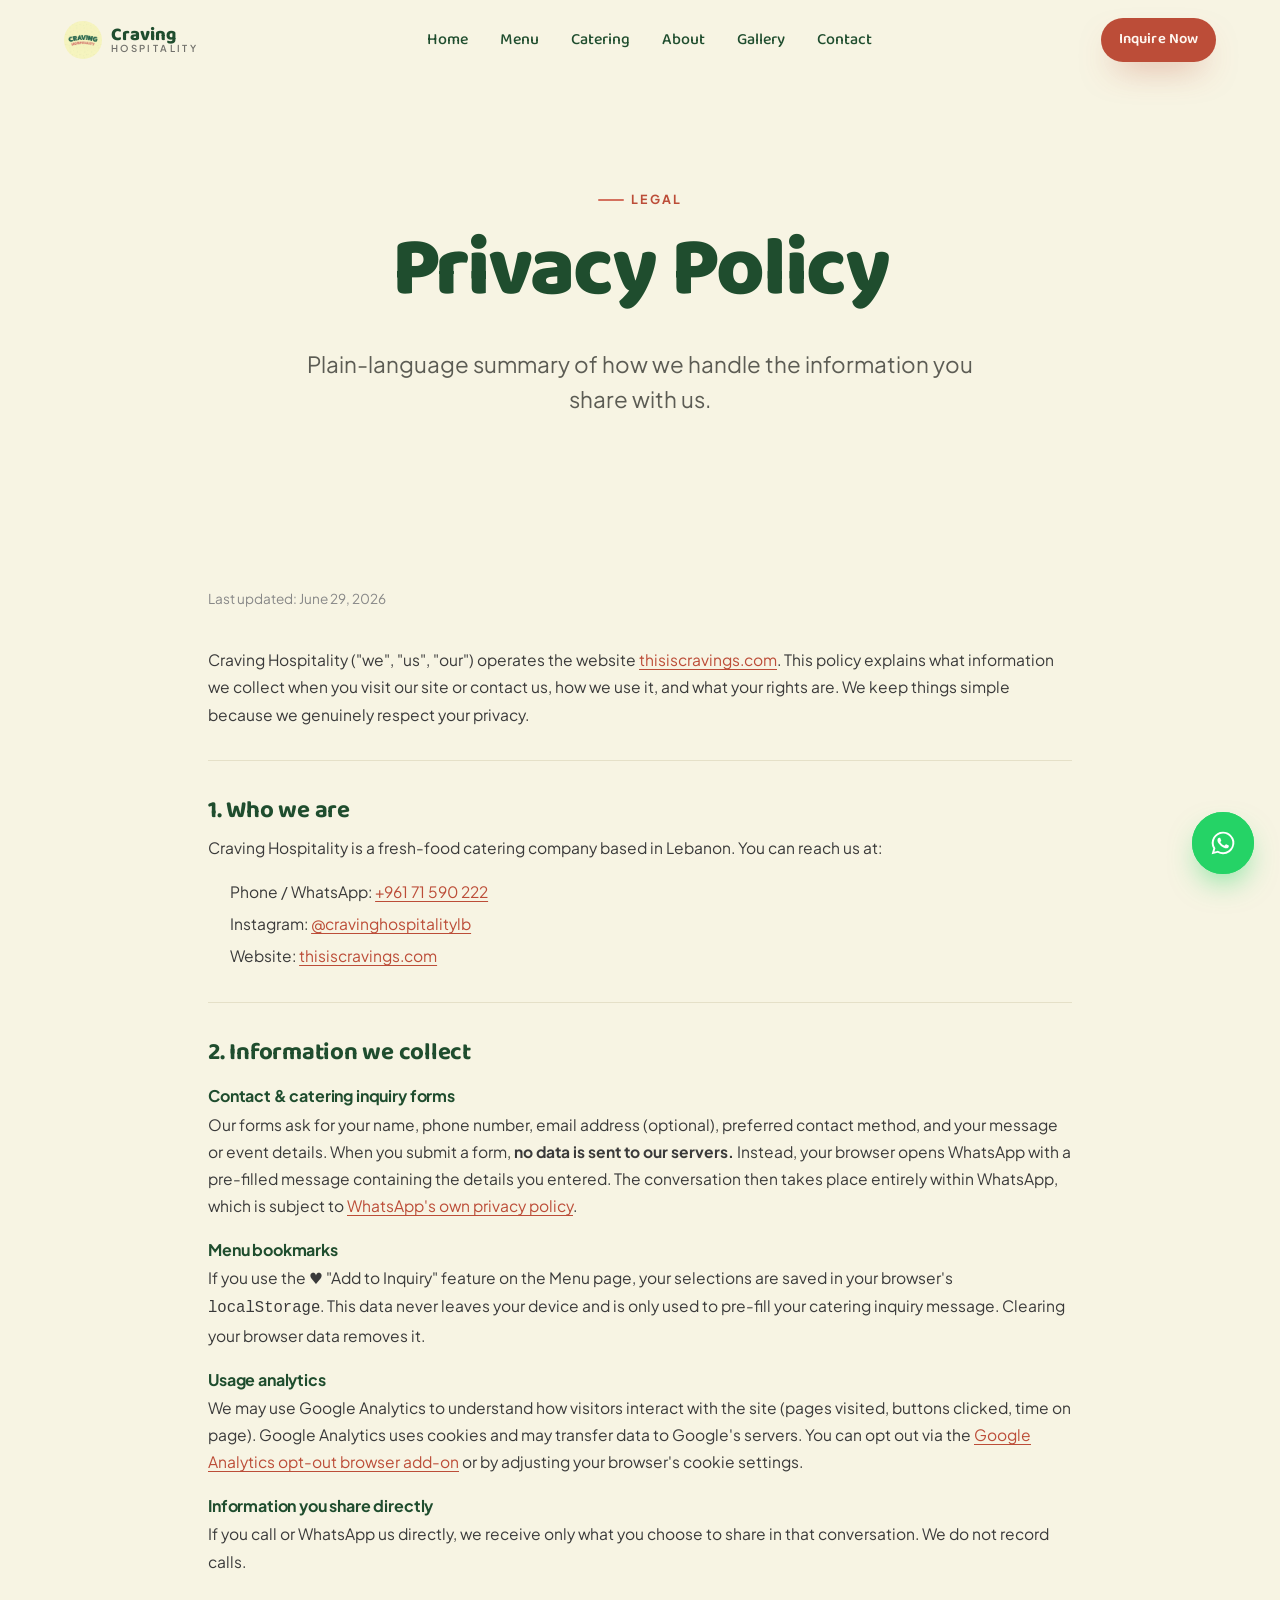
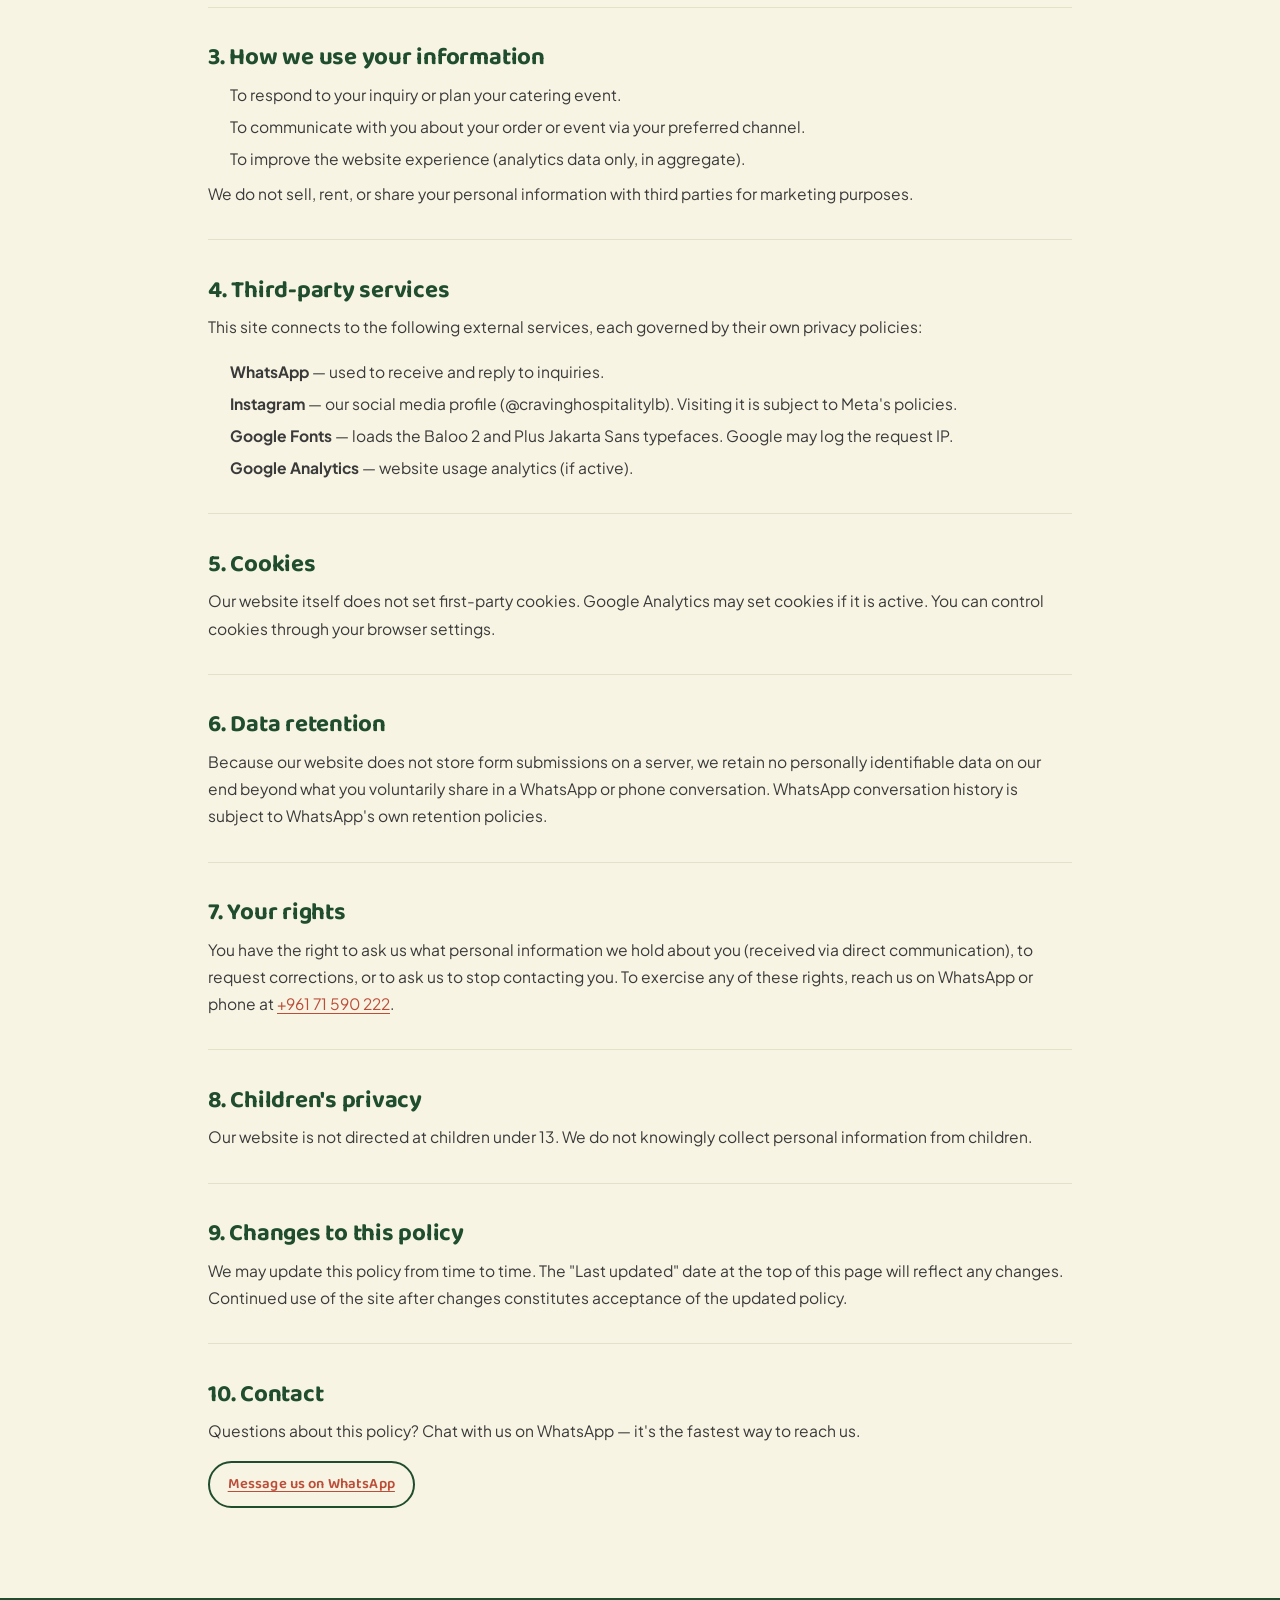
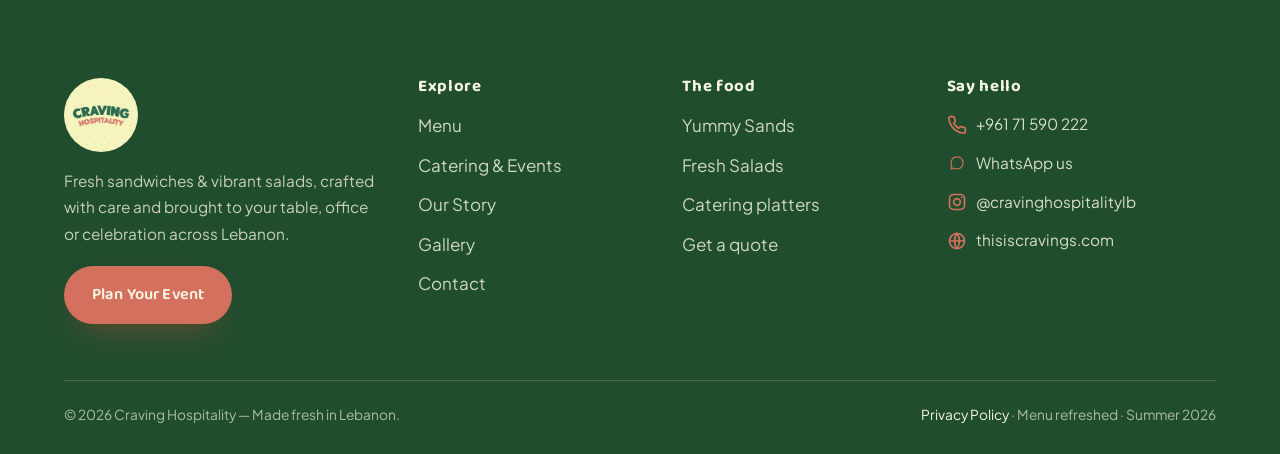
<file: privacy.html>
﻿<!DOCTYPE html>
<html lang="en">
<head>
<meta charset="UTF-8">
<meta name="viewport" content="width=device-width, initial-scale=1">
<title>Privacy Policy | Craving Hospitality Lebanon</title>
<meta name="description" content="Privacy Policy for Craving Hospitality — how we handle the information you share when you contact us or browse thisiscravings.com.">
<meta name="theme-color" content="#F7F4E3">
<link rel="icon" href="assets/img/logo.png" type="image/png">
<link rel="apple-touch-icon" href="assets/img/logo.png">
<meta name="robots" content="noindex">
<link rel="canonical" href="https://thisiscravings.com/privacy">
<link rel="preconnect" href="https://fonts.googleapis.com">
<link rel="preconnect" href="https://fonts.gstatic.com" crossorigin>
<link href="https://fonts.googleapis.com/css2?family=Baloo+2:wght@500;600;700;800&family=Plus+Jakarta+Sans:ital,wght@0,400;0,500;0,600;0,700;1,500&display=swap" rel="stylesheet">
<link rel="stylesheet" href="assets/css/styles.css">
<style>
.prose{max-width:72ch;margin-inline:auto}
.prose h2{font-size:clamp(1.2rem,2.5vw,1.5rem);margin-top:2.4rem;margin-bottom:.6rem;color:var(--forest)}
.prose h3{font-size:1rem;font-family:var(--font-body);font-weight:700;margin-top:1.4rem;margin-bottom:.35rem;color:var(--forest)}
.prose p,.prose li{font-size:.975rem;line-height:1.75;color:var(--charcoal)}
.prose ul{padding-left:1.3em;margin:.5rem 0}
.prose ul li{margin-bottom:.3rem}
.prose a{color:var(--coral-deep);text-decoration:underline;text-underline-offset:3px}
.prose a:hover{color:var(--forest)}
.prose .updated{font-size:.85rem;color:#888;margin-bottom:2.2rem}
.prose hr{border:none;border-top:1px solid #e5e0c8;margin:2rem 0}
</style>
</head>
<body>

<div class="loader" id="loader"><img src="assets/img/logo.png" alt="Loading Craving Hospitality"></div>

<header class="nav" id="nav">
  <div class="container container--wide">
    <div class="nav__inner">
      <a class="nav__logo" href="index.html" aria-label="Craving Hospitality — home"><img src="assets/img/logo.png" alt="Craving Hospitality logo" width="42" height="42"><span>Craving<small>Hospitality</small></span></a>
      <nav class="nav__links" aria-label="Primary">
        <a href="index.html">Home</a><a href="menu.html">Menu</a><a href="catering.html">Catering</a>
        <a href="about.html">About</a><a href="gallery.html">Gallery</a><a href="contact.html">Contact</a>
      </nav>
      <div class="nav__right">
        <a class="btn btn--sm" href="catering.html#inquire" data-track="nav_inquire">Inquire Now</a>
        <button class="burger" id="burger" aria-label="Open menu" aria-expanded="false" aria-controls="mobile"><span></span><span></span><span></span></button>
      </div>
    </div>
  </div>
</header>

<div class="mobile" id="mobile">
  <div class="mobile__top">
    <a class="nav__logo" href="index.html"><img src="assets/img/logo.png" alt="" width="42" height="42"><span>Craving<small>Hospitality</small></span></a>
    <button class="mobile__close" id="mobileClose" aria-label="Close menu"><svg viewBox="0 0 24 24" fill="none" stroke="currentColor" stroke-width="2"><path d="M6 6l12 12M18 6L6 18"/></svg></button>
  </div>
  <nav class="mobile__links" aria-label="Mobile">
    <a href="index.html">Home <span>01</span></a><a href="menu.html">Menu <span>02</span></a>
    <a href="catering.html">Catering <span>03</span></a><a href="about.html">About <span>04</span></a>
    <a href="gallery.html">Gallery <span>05</span></a><a href="contact.html">Contact <span>06</span></a>
  </nav>
  <div class="mobile__cta"><a class="btn btn--block btn--lg" href="catering.html#inquire">Inquire Now</a></div>
</div>

<main>
<section class="phero center">
  <div class="container container--narrow">
    <div class="reveal">
      <span class="eyebrow eyebrow--center">Legal</span>
      <h1>Privacy Policy</h1>
      <p class="lead" style="margin-inline:auto">Plain-language summary of how we handle the information you share with us.</p>
    </div>
  </div>
</section>

<section class="section--tight">
  <div class="container">
    <div class="prose reveal">

      <p class="updated">Last updated: June 29, 2026</p>

      <p>Craving Hospitality ("we", "us", "our") operates the website <a href="https://thisiscravings.com" target="_blank" rel="noopener">thisiscravings.com</a>. This policy explains what information we collect when you visit our site or contact us, how we use it, and what your rights are. We keep things simple because we genuinely respect your privacy.</p>

      <hr>

      <h2>1. Who we are</h2>
      <p>Craving Hospitality is a fresh-food catering company based in Lebanon. You can reach us at:</p>
      <ul>
        <li>Phone / WhatsApp: <a href="tel:+96171590222">+961 71 590 222</a></li>
        <li>Instagram: <a href="https://instagram.com/cravinghospitalitylb" target="_blank" rel="noopener">@cravinghospitalitylb</a></li>
        <li>Website: <a href="https://thisiscravings.com" target="_blank" rel="noopener">thisiscravings.com</a></li>
      </ul>

      <hr>

      <h2>2. Information we collect</h2>

      <h3>Contact &amp; catering inquiry forms</h3>
      <p>Our forms ask for your name, phone number, email address (optional), preferred contact method, and your message or event details. When you submit a form, <strong>no data is sent to our servers.</strong> Instead, your browser opens WhatsApp with a pre-filled message containing the details you entered. The conversation then takes place entirely within WhatsApp, which is subject to <a href="https://www.whatsapp.com/legal/privacy-policy" target="_blank" rel="noopener">WhatsApp's own privacy policy</a>.</p>

      <h3>Menu bookmarks</h3>
      <p>If you use the ♥ "Add to Inquiry" feature on the Menu page, your selections are saved in your browser's <code>localStorage</code>. This data never leaves your device and is only used to pre-fill your catering inquiry message. Clearing your browser data removes it.</p>

      <h3>Usage analytics</h3>
      <p>We may use Google Analytics to understand how visitors interact with the site (pages visited, buttons clicked, time on page). Google Analytics uses cookies and may transfer data to Google's servers. You can opt out via the <a href="https://tools.google.com/dlpage/gaoptout" target="_blank" rel="noopener">Google Analytics opt-out browser add-on</a> or by adjusting your browser's cookie settings.</p>

      <h3>Information you share directly</h3>
      <p>If you call or WhatsApp us directly, we receive only what you choose to share in that conversation. We do not record calls.</p>

      <hr>

      <h2>3. How we use your information</h2>
      <ul>
        <li>To respond to your inquiry or plan your catering event.</li>
        <li>To communicate with you about your order or event via your preferred channel.</li>
        <li>To improve the website experience (analytics data only, in aggregate).</li>
      </ul>
      <p>We do not sell, rent, or share your personal information with third parties for marketing purposes.</p>

      <hr>

      <h2>4. Third-party services</h2>
      <p>This site connects to the following external services, each governed by their own privacy policies:</p>
      <ul>
        <li><strong>WhatsApp</strong> — used to receive and reply to inquiries.</li>
        <li><strong>Instagram</strong> — our social media profile (@cravinghospitalitylb). Visiting it is subject to Meta's policies.</li>
        <li><strong>Google Fonts</strong> — loads the Baloo 2 and Plus Jakarta Sans typefaces. Google may log the request IP.</li>
        <li><strong>Google Analytics</strong> — website usage analytics (if active).</li>
      </ul>

      <hr>

      <h2>5. Cookies</h2>
      <p>Our website itself does not set first-party cookies. Google Analytics may set cookies if it is active. You can control cookies through your browser settings.</p>

      <hr>

      <h2>6. Data retention</h2>
      <p>Because our website does not store form submissions on a server, we retain no personally identifiable data on our end beyond what you voluntarily share in a WhatsApp or phone conversation. WhatsApp conversation history is subject to WhatsApp's own retention policies.</p>

      <hr>

      <h2>7. Your rights</h2>
      <p>You have the right to ask us what personal information we hold about you (received via direct communication), to request corrections, or to ask us to stop contacting you. To exercise any of these rights, reach us on WhatsApp or phone at <a href="tel:+96171590222">+961 71 590 222</a>.</p>

      <hr>

      <h2>8. Children's privacy</h2>
      <p>Our website is not directed at children under 13. We do not knowingly collect personal information from children.</p>

      <hr>

      <h2>9. Changes to this policy</h2>
      <p>We may update this policy from time to time. The "Last updated" date at the top of this page will reflect any changes. Continued use of the site after changes constitutes acceptance of the updated policy.</p>

      <hr>

      <h2>10. Contact</h2>
      <p>Questions about this policy? Chat with us on WhatsApp — it's the fastest way to reach us.</p>
      <p><a class="btn btn--sm btn--outline" href="https://wa.me/96171590222?text=Hi%20Craving%20Hospitality!%20I%20have%20a%20privacy%20question." target="_blank" rel="noopener">Message us on WhatsApp</a></p>

    </div>
  </div>
</section>
</main>

<footer class="footer">
  <div class="container container--wide">
    <div class="footer__grid">
      <div class="footer__brand"><img src="assets/img/logo.png" alt="Craving Hospitality"><p>Fresh sandwiches &amp; vibrant salads, crafted with care and brought to your table, office or celebration across Lebanon.</p><div class="footer__cta"><a class="btn" href="catering.html#inquire" data-track="footer_plan">Plan Your Event</a></div></div>
      <div><h4>Explore</h4><ul class="footer__links"><li><a href="menu.html">Menu</a></li><li><a href="catering.html">Catering &amp; Events</a></li><li><a href="about.html">Our Story</a></li><li><a href="gallery.html">Gallery</a></li><li><a href="contact.html">Contact</a></li></ul></div>
      <div><h4>The food</h4><ul class="footer__links"><li><a href="menu.html#sec-sands">Yummy Sands</a></li><li><a href="menu.html#sec-salads">Fresh Salads</a></li><li><a href="catering.html#offer">Catering platters</a></li><li><a href="catering.html#inquire">Get a quote</a></li></ul></div>
      <div><h4>Say hello</h4><div class="footer__contact">
        <a href="tel:+96171590222" data-track="call"><svg viewBox="0 0 24 24" fill="none" stroke="currentColor" stroke-width="2"><path d="M22 16.92v3a2 2 0 0 1-2.18 2 19.79 19.79 0 0 1-8.63-3.07 19.5 19.5 0 0 1-6-6 19.79 19.79 0 0 1-3.07-8.67A2 2 0 0 1 4.11 2h3a2 2 0 0 1 2 1.72c.13.96.36 1.9.7 2.81a2 2 0 0 1-.45 2.11L8.09 9.91a16 16 0 0 0 6 6l1.27-1.27a2 2 0 0 1 2.11-.45c.9.34 1.85.57 2.81.7A2 2 0 0 1 22 16.92z"/></svg>+961 71 590 222</a>
        <a href="https://wa.me/96171590222" target="_blank" rel="noopener"><svg viewBox="0 0 24 24" fill="currentColor"><path d="M17.6 6.32A7.85 7.85 0 0 0 12.05 4a7.94 7.94 0 0 0-6.9 11.9L4 20l4.2-1.1a7.9 7.9 0 0 0 3.8.97 7.94 7.94 0 0 0 5.6-13.55zM12.05 18.5a6.6 6.6 0 0 1-3.36-.92l-.24-.14-2.49.65.66-2.43-.16-.25a6.59 6.59 0 1 1 5.59 3.09z"/></svg>WhatsApp us</a>
        <a href="https://instagram.com/cravinghospitalitylb" target="_blank" rel="noopener"><svg viewBox="0 0 24 24" fill="none" stroke="currentColor" stroke-width="2"><rect x="3" y="3" width="18" height="18" rx="5"/><circle cx="12" cy="12" r="4"/><circle cx="17.5" cy="6.5" r="1" fill="currentColor" stroke="none"/></svg>@cravinghospitalitylb</a>
        <a href="https://thisiscravings.com" target="_blank" rel="noopener"><svg viewBox="0 0 24 24" fill="none" stroke="currentColor" stroke-width="2"><circle cx="12" cy="12" r="9"/><path d="M3 12h18M12 3a15 15 0 0 1 0 18a15 15 0 0 1 0-18z"/></svg>thisiscravings.com</a>
      </div></div>
    </div>
    <div class="footer__bottom"><span>© <span id="year"></span> Craving Hospitality — Made fresh in Lebanon.</span><span><a href="privacy.html">Privacy Policy</a> · Menu refreshed · Summer 2026</span></div>
  </div>
</footer>

<a class="fab" href="https://wa.me/96171590222?text=Hi%20Craving%20Hospitality!%20I'd%20like%20to%20plan%20an%20event." target="_blank" rel="noopener" aria-label="Chat with us on WhatsApp" data-track="whatsapp_fab">
  <span class="fab__tip">Chat with us →</span>
  <svg viewBox="0 0 24 24" fill="currentColor" aria-hidden="true"><path d="M17.6 6.32A7.85 7.85 0 0 0 12.05 4a7.94 7.94 0 0 0-6.9 11.9L4 20l4.2-1.1a7.9 7.9 0 0 0 3.8.97h.01a7.94 7.94 0 0 0 5.59-13.55zM12.05 18.5a6.6 6.6 0 0 1-3.36-.92l-.24-.14-2.49.65.66-2.43-.16-.25a6.59 6.59 0 1 1 5.59 3.09zm3.62-4.94c-.2-.1-1.17-.58-1.35-.64s-.31-.1-.44.1-.5.64-.62.77-.23.15-.43.05a5.4 5.4 0 0 1-1.59-.98 6 6 0 0 1-1.1-1.37c-.11-.2 0-.3.09-.4l.3-.35c.1-.12.13-.2.2-.34a.37.37 0 0 0-.02-.35c-.05-.1-.44-1.07-.6-1.46s-.32-.34-.44-.34h-.38a.73.73 0 0 0-.53.25 2.23 2.23 0 0 0-.69 1.65 3.87 3.87 0 0 0 .81 2.05 8.86 8.86 0 0 0 3.39 3 11.4 11.4 0 0 0 1.13.42 2.72 2.72 0 0 0 1.25.08c.38-.06 1.17-.48 1.34-.94s.17-.86.12-.94-.18-.14-.38-.24z"/></svg>
</a>

<script src="assets/js/main.js"></script>
</body>
</html>
</file>
<file: assets/css/styles.css>
/* ============================================================
   CRAVING HOSPITALITY — Design System
   Fresh & organic · cream canvas · forest green · coral accent
   ============================================================ */

/* ---------- Tokens ---------- */
:root{
  /* Surfaces */
  --cream:#F7F4E3;
  --cream-2:#FBF9EE;
  --butter:#F2E8B0;
  --butter-soft:#F6EFC6;
  --sage:#C5D5B0;
  --sage-soft:#D8E3C8;
  --peach:#FAE5D3;
  --peach-soft:#FCEEE0;

  /* Ink */
  --forest:#1F4D2E;
  --forest-2:#2C6A40;
  --forest-ink:#163823;
  --charcoal:#3A3A3A;
  --charcoal-soft:#5C5C54;
  --muted:#6E6E63;

  /* Accent */
  --coral:#D4715E;          /* decorative / large display only */
  --coral-deep:#BC4D38;     /* CTAs + small coral text on cream (AA) */
  --coral-ink:#9E3D29;
  --on-coral:#FFF7F0;

  /* Lines */
  --line:rgba(31,77,46,.14);
  --line-strong:rgba(31,77,46,.22);

  /* Type */
  --font-display:"Baloo 2", "Trebuchet MS", system-ui, sans-serif;
  --font-body:"Plus Jakarta Sans", system-ui, -apple-system, Segoe UI, Roboto, sans-serif;

  /* Radius */
  --r-sm:10px; --r-md:18px; --r-lg:28px; --r-xl:40px; --r-pill:999px;

  /* Shadow */
  --sh-1:0 2px 8px rgba(31,49,30,.06);
  --sh-2:0 10px 30px -12px rgba(31,49,30,.22);
  --sh-3:0 26px 60px -20px rgba(31,49,30,.30);
  --sh-coral:0 16px 34px -14px rgba(188,77,56,.55);

  /* Motion */
  --ease:cubic-bezier(.22,.61,.36,1);
  --ease-soft:cubic-bezier(.33,1,.68,1);
  --dur:.6s;

  /* Layout */
  --container:1200px;
  --gut:clamp(20px,5vw,64px);

  /* Z scale */
  --z-deco:1; --z-base:10; --z-sticky:30; --z-nav:40; --z-fab:45; --z-overlay:50; --z-loader:60;
}

/* ---------- Reset ---------- */
*,*::before,*::after{box-sizing:border-box}
html{-webkit-text-size-adjust:100%;scroll-behavior:smooth}
@media (prefers-reduced-motion:reduce){html{scroll-behavior:auto}}
body{
  margin:0;background:var(--cream);color:var(--charcoal);
  font-family:var(--font-body);font-size:17px;line-height:1.72;
  font-weight:400;-webkit-font-smoothing:antialiased;text-rendering:optimizeLegibility;
  overflow-x:hidden;
}
img,svg,video{max-width:100%;display:block}
img{height:auto}
a{color:inherit;text-decoration:none}
button{font-family:inherit;cursor:pointer;border:none;background:none}
ul{margin:0;padding:0;list-style:none}
:focus-visible{outline:3px solid var(--coral-deep);outline-offset:3px;border-radius:6px}
::selection{background:var(--coral);color:#fff}

/* ---------- Typography ---------- */
h1,h2,h3,h4{
  font-family:var(--font-display);color:var(--forest);
  font-weight:700;line-height:1.04;letter-spacing:-.01em;margin:0 0 .4em;
}
h1{font-size:clamp(2.7rem,1.6rem + 5vw,5.2rem);font-weight:800;letter-spacing:-.025em}
h2{font-size:clamp(2.1rem,1.4rem + 3vw,3.6rem);font-weight:700}
h3{font-size:clamp(1.35rem,1.1rem + 1vw,1.8rem)}
h4{font-size:1.15rem}
p{margin:0 0 1.1em}
.lead{font-size:clamp(1.1rem,1rem + .5vw,1.4rem);line-height:1.6;color:var(--charcoal-soft);max-width:62ch}
.eyebrow{
  font-family:var(--font-body);font-weight:700;letter-spacing:.18em;text-transform:uppercase;
  font-size:.78rem;color:var(--coral-deep);display:inline-flex;align-items:center;gap:.6em;margin:0 0 1rem;
}
.eyebrow::before{content:"";width:26px;height:2px;background:var(--coral);border-radius:2px}
.eyebrow--center{justify-content:center}
.script{color:var(--coral)}
.measure{max-width:60ch}

/* ---------- Layout ---------- */
.container{width:100%;max-width:var(--container);margin-inline:auto;padding-inline:var(--gut)}
.container--wide{max-width:1360px}
.container--narrow{max-width:820px}
.section{padding-block:clamp(64px,9vw,120px);position:relative}
.section--tight{padding-block:clamp(44px,6vw,72px)}
.bg-cream2{background:var(--cream-2)}
.bg-butter{background:var(--butter-soft)}
.bg-sage{background:var(--sage-soft)}
.bg-peach{background:var(--peach-soft)}
.bg-forest{background:var(--forest);color:var(--cream)}
.bg-forest h1,.bg-forest h2,.bg-forest h3{color:var(--cream)}
.center{text-align:center}
.stack-sm>*+*{margin-top:.6rem}
.grid{display:grid;gap:clamp(20px,3vw,34px)}

/* Section header */
.s-head{max-width:62ch}
.s-head.center{margin-inline:auto}

/* ---------- Buttons ---------- */
.btn{
  --bg:var(--coral-deep);--fg:var(--on-coral);
  display:inline-flex;align-items:center;justify-content:center;gap:.55em;
  font-family:var(--font-display);font-weight:600;font-size:1.02rem;letter-spacing:.01em;
  padding:.92em 1.7em;border-radius:var(--r-pill);background:var(--bg);color:var(--fg);
  min-height:52px;transition:transform .25s var(--ease),box-shadow .25s var(--ease),background .25s;
  box-shadow:var(--sh-coral);will-change:transform;text-align:center;
}
.btn svg{width:1.15em;height:1.15em}
.btn:hover{transform:translateY(-3px);box-shadow:0 22px 40px -14px rgba(188,77,56,.62)}
.btn:active{transform:translateY(-1px)}
.btn--outline{--bg:transparent;--fg:var(--forest);border:2px solid var(--forest);box-shadow:none}
.btn--outline:hover{background:var(--forest);--fg:var(--cream);box-shadow:var(--sh-2)}
.btn--forest{--bg:var(--forest);--fg:var(--cream);box-shadow:var(--sh-2)}
.btn--forest:hover{box-shadow:var(--sh-3);background:var(--forest-ink)}
.btn--ghost{--bg:rgba(255,255,255,.7);--fg:var(--forest);box-shadow:var(--sh-1);backdrop-filter:blur(6px)}
.btn--lg{font-size:1.12rem;padding:1.05em 2em;min-height:58px}
.btn--block{display:flex;width:100%}
.btn--sm{font-size:.92rem;padding:.6em 1.2em;min-height:44px}

.textlink{
  display:inline-flex;align-items:center;gap:.45em;font-weight:600;color:var(--coral-deep);
  font-family:var(--font-display);border-bottom:2px solid transparent;transition:gap .25s var(--ease),border-color .25s;
}
.textlink:hover{gap:.8em;border-color:var(--coral)}
.textlink svg{width:1.1em;height:1.1em;transition:transform .25s var(--ease)}
.textlink:hover svg{transform:translateX(3px)}

/* ---------- Badges / chips ---------- */
.badge{
  display:inline-flex;align-items:center;gap:.3em;background:var(--forest);color:var(--cream);
  font-family:var(--font-display);font-weight:700;font-size:.98rem;padding:.18em .7em;border-radius:var(--r-pill);
  box-shadow:var(--sh-1);white-space:nowrap;
}
.badge--coral{background:var(--coral-deep);color:var(--on-coral)}
.tag{
  display:inline-flex;align-items:center;gap:.4em;font-size:.74rem;font-weight:700;letter-spacing:.08em;
  text-transform:uppercase;color:var(--forest);background:var(--sage-soft);padding:.35em .8em;border-radius:var(--r-pill);
}
.tag--best{background:var(--coral);color:#fff}

.chip{
  font-family:var(--font-display);font-weight:600;font-size:.96rem;color:var(--forest);
  background:var(--cream-2);border:1.5px solid var(--line-strong);padding:.55em 1.15em;border-radius:var(--r-pill);
  min-height:44px;display:inline-flex;align-items:center;gap:.4em;transition:all .25s var(--ease);
}
.chip:hover{border-color:var(--coral);color:var(--coral-deep);transform:translateY(-2px)}
.chip[aria-pressed="true"],.chip.is-active{background:var(--forest);color:var(--cream);border-color:var(--forest)}

/* ---------- Cards ---------- */
.card{
  background:var(--cream-2);border-radius:var(--r-lg);overflow:hidden;position:relative;
  box-shadow:var(--sh-1);border:1px solid var(--line);
  transition:transform .35s var(--ease),box-shadow .35s var(--ease);
  display:flex;flex-direction:column;height:100%;
}
.card:hover{transform:translateY(-6px);box-shadow:var(--sh-3)}
.card__media{position:relative;overflow:hidden;background:var(--butter-soft);aspect-ratio:4/3}
.card__media img{width:100%;height:100%;object-fit:cover;transition:transform .6s var(--ease)}
.card:hover .card__media img{transform:scale(1.05)}
.card__body{padding:1.25rem 1.4rem 1.5rem;display:flex;flex-direction:column;gap:.5rem;flex:1}
.card__title{font-family:var(--font-display);font-weight:700;font-size:1.3rem;color:var(--forest);margin:0;line-height:1.1}
.card__row{display:flex;align-items:flex-start;justify-content:space-between;gap:1rem}
.card__desc{color:var(--charcoal-soft);font-size:.96rem;line-height:1.55;margin:0}
.card__tags{display:flex;gap:.4em;flex-wrap:wrap;margin-top:auto;padding-top:.4rem}

/* Bookmark / add-to-inquiry */
.bookmark{
  position:absolute;top:12px;right:12px;width:42px;height:42px;border-radius:var(--r-pill);
  background:rgba(255,255,255,.86);backdrop-filter:blur(6px);box-shadow:var(--sh-1);
  display:grid;place-items:center;color:var(--forest);transition:transform .25s var(--ease),background .25s,color .25s;z-index:2;
}
.bookmark svg{width:20px;height:20px;fill:none;stroke:currentColor;stroke-width:2}
.bookmark:hover{transform:scale(1.1)}
.bookmark.is-on{background:var(--coral-deep);color:#fff}
.bookmark.is-on svg{fill:#fff;stroke:#fff}

/* ---------- Organic shapes ---------- */
.blob{ /* used as image mask container */
  position:relative;
}
.blob>img{width:100%;height:100%;object-fit:cover}
.blob--1{border-radius:62% 38% 46% 54% / 56% 44% 56% 44%}
.blob--2{border-radius:42% 58% 57% 43% / 47% 62% 38% 53%}
.blob--3{border-radius:50% 50% 47% 53% / 55% 45% 55% 45%}
.round{border-radius:var(--r-pill)}
.ring{box-shadow:0 0 0 10px var(--cream-2),0 0 0 12px var(--line-strong),var(--sh-3)}

/* leaf / herb decorations */
.deco{position:absolute;pointer-events:none;opacity:.5;z-index:var(--z-deco);color:var(--sage)}
.deco svg{width:100%;height:100%}
.deco--spin{animation:spin 38s linear infinite}
.deco--float{animation:floaty 9s ease-in-out infinite}
@keyframes spin{to{transform:rotate(360deg)}}
@keyframes floaty{0%,100%{transform:translateY(0) rotate(-4deg)}50%{transform:translateY(-22px) rotate(4deg)}}

/* section wave divider */
.wave{display:block;width:100%;height:auto;color:inherit}

/* ---------- Reveal animation ---------- */
.reveal{opacity:0;transform:translateY(26px);transition:opacity .8s var(--ease),transform .8s var(--ease);transition-delay:var(--d,0ms);will-change:opacity,transform}
.reveal.in{opacity:1;transform:none}
.reveal--left{transform:translateX(-30px)}
.reveal--right{transform:translateX(30px)}
.reveal--scale{transform:scale(.94)}

/* ============================================================
   NAVBAR
   ============================================================ */
.nav{
  position:fixed;inset:0 0 auto 0;z-index:var(--z-nav);
  transition:background .35s var(--ease),box-shadow .35s var(--ease),padding .35s var(--ease);
  padding-block:18px;
}
.nav__inner{display:flex;align-items:center;justify-content:space-between;gap:1.5rem}
.nav__logo{display:flex;align-items:center;gap:.55rem;font-family:var(--font-display);font-weight:800;color:var(--forest);font-size:1.15rem;line-height:1}
.nav__logo img{width:38px;height:38px;border-radius:50%;transition:transform .3s var(--ease)}
.nav__logo:hover img{transform:rotate(-6deg) scale(1.04)}
.nav__logo small{display:block;font-family:var(--font-body);font-weight:600;font-size:.6rem;letter-spacing:.25em;text-transform:uppercase;color:var(--charcoal);opacity:.7}
.nav__links{display:flex;align-items:center;gap:.3rem}
.nav__links a{
  font-family:var(--font-display);font-weight:500;font-size:1rem;color:var(--forest);
  padding:.5em .85em;border-radius:var(--r-pill);position:relative;transition:color .25s,background .25s;
}
.nav__links a::after{content:"";position:absolute;left:50%;bottom:.28em;width:0;height:2px;background:var(--coral);border-radius:2px;transform:translateX(-50%);transition:width .25s var(--ease)}
.nav__links a:hover{color:var(--coral-deep)}
.nav__links a:hover::after,.nav__links a[aria-current="page"]::after{width:42%}
.nav__links a[aria-current="page"]{color:var(--coral-deep)}
.nav__right{display:flex;align-items:center;gap:.8rem}
.nav--scrolled{background:rgba(247,244,227,.82);backdrop-filter:blur(14px) saturate(1.2);box-shadow:0 6px 24px -16px rgba(31,49,30,.5);padding-block:10px;border-bottom:1px solid var(--line)}

.burger{display:none;width:48px;height:48px;border-radius:14px;background:var(--cream-2);box-shadow:var(--sh-1);place-items:center}
.burger span{display:block;width:22px;height:2.4px;background:var(--forest);border-radius:2px;transition:transform .3s var(--ease),opacity .3s}
.burger span+span{margin-top:5px}

/* mobile menu overlay */
.mobile{
  position:fixed;inset:0;z-index:var(--z-overlay);background:var(--cream);
  display:flex;flex-direction:column;padding:clamp(20px,6vw,40px);
  transform:translateY(-100%);transition:transform .5s var(--ease);visibility:hidden;
}
.mobile.open{transform:none;visibility:visible}
.mobile__top{display:flex;justify-content:space-between;align-items:center}
.mobile__close{width:48px;height:48px;border-radius:14px;background:var(--cream-2);box-shadow:var(--sh-1);display:grid;place-items:center;color:var(--forest)}
.mobile__close svg{width:24px;height:24px}
.mobile__links{display:flex;flex-direction:column;gap:.2rem;margin-top:8vh}
.mobile__links a{font-family:var(--font-display);font-weight:700;font-size:clamp(2rem,9vw,3rem);color:var(--forest);padding:.18em 0;border-bottom:1px solid var(--line);display:flex;justify-content:space-between;align-items:center}
.mobile__links a:hover,.mobile__links a[aria-current="page"]{color:var(--coral-deep)}
.mobile__links a span{font-family:var(--font-body);font-size:.85rem;color:var(--muted);font-weight:600}
.mobile__cta{margin-top:auto;padding-top:2rem}

/* ============================================================
   HERO
   ============================================================ */
.hero{position:relative;min-height:100svh;display:flex;align-items:center;padding-top:96px;padding-bottom:60px;overflow:hidden}
.hero__grid{display:grid;grid-template-columns:1.05fr .95fr;align-items:center;gap:clamp(24px,4vw,60px);width:100%}
.hero__title{margin-bottom:.3em}
.hero__title .ln{display:block}
.hero__sub{font-size:clamp(1.05rem,1rem + .5vw,1.35rem);color:var(--charcoal-soft);max-width:42ch;margin-bottom:1.8rem}
.hero__cta{display:flex;gap:.9rem;flex-wrap:wrap;align-items:center}
.hero__media{position:relative;aspect-ratio:1/1;display:grid;place-items:center}
.hero__plate{position:relative;width:100%;max-width:560px;aspect-ratio:1/1;border-radius:var(--r-pill);
  background:radial-gradient(circle at 50% 42%,#fff 0,var(--butter) 60%,var(--butter-soft) 100%);
  box-shadow:inset 0 0 0 2px rgba(255,255,255,.6),var(--sh-3);display:grid;place-items:center}
.hero__food{width:104%;rotate:-7deg;filter:drop-shadow(0 26px 26px rgba(31,49,30,.22));transition:transform .4s var(--ease)}
.hero__food img{border-radius:18px}
.hero__pill{
  position:absolute;background:var(--cream-2);box-shadow:var(--sh-2);border-radius:var(--r-pill);
  padding:.6em 1.05em;display:flex;align-items:center;gap:.55em;font-family:var(--font-display);font-weight:600;color:var(--forest);font-size:.95rem;
}
.hero__pill .dot{width:9px;height:9px;border-radius:50%;background:var(--coral)}
.hero__pill--a{top:26%;left:-2%}
.hero__pill--b{bottom:9%;right:-3%}
.hero__pill svg{width:20px;height:20px;color:var(--coral-deep)}
.hero__scroll{position:absolute;left:50%;bottom:22px;transform:translateX(-50%);display:flex;flex-direction:column;align-items:center;gap:.4em;color:var(--muted);font-size:.74rem;letter-spacing:.18em;text-transform:uppercase;font-weight:700}
.hero__scroll .mouse{width:22px;height:34px;border:2px solid var(--line-strong);border-radius:12px;position:relative}
.hero__scroll .mouse::after{content:"";position:absolute;left:50%;top:6px;width:3px;height:7px;background:var(--coral-deep);border-radius:2px;transform:translateX(-50%);animation:scrolldot 1.6s ease-in-out infinite}
@keyframes scrolldot{0%{opacity:0;transform:translate(-50%,0)}40%{opacity:1}100%{opacity:0;transform:translate(-50%,10px)}}

/* page hero (interior) */
.phero{position:relative;padding-top:clamp(130px,16vw,180px);padding-bottom:clamp(40px,6vw,72px);overflow:hidden}
.phero__inner{max-width:760px}
.phero .lead{margin-top:.4rem}

/* ---------- Intro strip ---------- */
.intro{font-family:var(--font-display);font-weight:600;color:var(--forest);
  font-size:clamp(1.5rem,1.1rem + 2.2vw,2.7rem);line-height:1.28;text-align:center;letter-spacing:-.01em}
.intro b{color:var(--coral-deep);font-weight:700}

/* ---------- Featured row (scroll-snap on mobile) ---------- */
.dishrow{display:grid;grid-template-columns:repeat(4,1fr)}
.dish .card__media{aspect-ratio:1/1;border-radius:var(--r-pill);margin:1.1rem 1.1rem 0;width:auto}
.dish{align-items:center;text-align:center}
.dish .card__body{align-items:center}

/* ---------- Catering teaser band ---------- */
.split{display:grid;grid-template-columns:1fr 1fr;align-items:center;gap:clamp(28px,5vw,72px)}
.split__media{position:relative;aspect-ratio:5/4}
.split__media img{width:100%;height:100%;object-fit:cover}
.split__media .deco{width:120px;height:120px}

/* ---------- Gallery marquee ---------- */
.marquee{overflow:hidden;-webkit-mask-image:linear-gradient(90deg,transparent,#000 6%,#000 94%,transparent);mask-image:linear-gradient(90deg,transparent,#000 6%,#000 94%,transparent)}
.marquee__track{display:flex;gap:18px;width:max-content;animation:marq 46s linear infinite}
.marquee:hover .marquee__track{animation-play-state:paused}
.marquee__track img,.marquee__track a{flex:0 0 auto;width:clamp(220px,26vw,340px);aspect-ratio:4/5;border-radius:var(--r-md);overflow:hidden;box-shadow:var(--sh-1)}
.marquee__track img{width:100%;height:100%;object-fit:cover}
@keyframes marq{to{transform:translateX(calc(-50% - 9px))}}

/* ---------- Steps ---------- */
.steps{display:grid;grid-template-columns:repeat(3,1fr);gap:clamp(20px,3vw,40px);counter-reset:step}
.step{text-align:center;position:relative;padding:0 .5rem}
.step__icon{width:96px;height:96px;border-radius:30px 30px 30px 8px;display:grid;place-items:center;margin:0 auto 1.2rem;background:var(--sage-soft);color:var(--forest);box-shadow:var(--sh-1);position:relative;transition:transform .35s var(--ease)}
.step:hover .step__icon{transform:translateY(-6px) rotate(-4deg)}
.step__icon svg{width:46px;height:46px;stroke-width:1.6}
.step__icon::after{counter-increment:step;content:counter(step);position:absolute;top:-12px;right:-12px;width:34px;height:34px;border-radius:50%;background:var(--coral-deep);color:#fff;font-family:var(--font-display);font-weight:700;display:grid;place-items:center;font-size:1rem;box-shadow:var(--sh-1)}
.step h3{margin-bottom:.3em}
.step p{color:var(--charcoal-soft);font-size:.98rem;max-width:32ch;margin-inline:auto}

/* ---------- Offer cards / values ---------- */
.feature{display:flex;gap:1rem;align-items:flex-start;background:var(--cream-2);border:1px solid var(--line);border-radius:var(--r-md);padding:1.3rem 1.4rem;box-shadow:var(--sh-1);transition:transform .3s var(--ease),box-shadow .3s var(--ease)}
.feature:hover{transform:translateY(-4px);box-shadow:var(--sh-2)}
.feature__ic{flex:0 0 auto;width:56px;height:56px;border-radius:16px;display:grid;place-items:center;background:var(--peach-soft);color:var(--coral-deep)}
.feature__ic svg{width:28px;height:28px;stroke-width:1.7}
.feature h3{font-size:1.18rem;margin-bottom:.25em}
.feature p{margin:0;color:var(--charcoal-soft);font-size:.95rem}

/* ---------- Stats ---------- */
.stats{display:grid;grid-template-columns:repeat(4,1fr);gap:1rem;text-align:center}
.stat__n{font-family:var(--font-display);font-weight:800;color:var(--coral-deep);font-size:clamp(2.2rem,1.5rem + 2.5vw,3.4rem);line-height:1}
.stat__l{font-weight:600;color:var(--forest);font-size:.95rem;letter-spacing:.02em}

/* ============================================================
   FORMS (multi-step)
   ============================================================ */
.formwrap{background:var(--cream-2);border:1px solid var(--line);border-radius:var(--r-xl);box-shadow:var(--sh-2);padding:clamp(22px,4vw,44px);max-width:760px;margin-inline:auto}
.progress{display:flex;align-items:center;gap:.5rem;margin-bottom:1.8rem}
.progress__step{flex:1;display:flex;flex-direction:column;gap:.5em;align-items:center;position:relative;color:var(--muted);font-size:.8rem;font-weight:600}
.progress__dot{width:34px;height:34px;border-radius:50%;display:grid;place-items:center;background:var(--cream);border:2px solid var(--line-strong);font-family:var(--font-display);font-weight:700;color:var(--muted);transition:all .35s var(--ease)}
.progress__step.done .progress__dot,.progress__step.active .progress__dot{background:var(--forest);border-color:var(--forest);color:var(--cream)}
.progress__step.active{color:var(--forest)}
.progress__step.done .progress__dot{background:var(--coral-deep);border-color:var(--coral-deep)}
.progress__bar{position:absolute;top:17px;left:-50%;width:100%;height:2px;background:var(--line-strong);z-index:-1}
.progress__step.done .progress__bar,.progress__step.active .progress__bar{background:var(--coral)}
.progress__step:first-child .progress__bar{display:none}

.fstep{display:none;animation:fadeup .5s var(--ease)}
.fstep.active{display:block}
@keyframes fadeup{from{opacity:0;transform:translateY(14px)}to{opacity:1;transform:none}}
.field{margin-bottom:1.15rem}
.field>label{display:block;font-weight:600;color:var(--forest);margin-bottom:.45em;font-size:.95rem}
.field .hint{font-weight:400;color:var(--muted);font-size:.85rem}
.input,.select,.textarea{
  width:100%;font:inherit;color:var(--charcoal);background:var(--cream);border:1.5px solid var(--line-strong);
  border-radius:var(--r-sm);padding:.85em 1em;min-height:52px;transition:border-color .2s,box-shadow .2s;
}
.textarea{min-height:120px;resize:vertical;line-height:1.5}
.input:focus,.select:focus,.textarea:focus{outline:none;border-color:var(--coral-deep);box-shadow:0 0 0 4px rgba(212,113,94,.16)}
.input::placeholder,.textarea::placeholder{color:#a7a79b}
.grid-2{display:grid;grid-template-columns:1fr 1fr;gap:1rem}
.optgrid{display:grid;grid-template-columns:repeat(auto-fit,minmax(150px,1fr));gap:.7rem}
.optcard{position:relative;cursor:pointer}
.optcard input{position:absolute;opacity:0;inset:0;cursor:pointer}
.optcard__box{display:flex;align-items:center;gap:.6em;padding:.85em 1em;border:1.5px solid var(--line-strong);border-radius:var(--r-sm);background:var(--cream);font-weight:600;color:var(--forest);transition:all .2s;min-height:52px}
.optcard__box svg{width:22px;height:22px;flex:0 0 auto;color:var(--forest-2)}
.optcard input:checked+.optcard__box{border-color:var(--coral-deep);background:var(--peach-soft);box-shadow:0 0 0 3px rgba(212,113,94,.16)}
.optcard input:focus-visible+.optcard__box{outline:3px solid var(--coral-deep);outline-offset:2px}

.rangewrap{display:flex;align-items:center;gap:1rem}
input[type=range]{-webkit-appearance:none;appearance:none;width:100%;height:8px;border-radius:8px;background:var(--sage);outline:none}
input[type=range]::-webkit-slider-thumb{-webkit-appearance:none;width:28px;height:28px;border-radius:50%;background:var(--coral-deep);border:4px solid #fff;box-shadow:var(--sh-1);cursor:pointer}
input[type=range]::-moz-range-thumb{width:24px;height:24px;border-radius:50%;background:var(--coral-deep);border:4px solid #fff;cursor:pointer}
.rangeval{font-family:var(--font-display);font-weight:700;color:var(--forest);min-width:96px;text-align:right;font-size:1.1rem}
.fnav{display:flex;justify-content:space-between;gap:1rem;margin-top:1.6rem}
.fnav .btn--outline.hidden{visibility:hidden}
.formnote{font-size:.85rem;color:var(--muted);text-align:center;margin-top:1rem}
.success{text-align:center;padding:2rem 0;display:none}
.success.show{display:block;animation:fadeup .6s var(--ease)}
.success__ic{width:96px;height:96px;border-radius:50%;background:var(--sage-soft);color:var(--forest);display:grid;place-items:center;margin:0 auto 1.4rem;animation:pop .6s var(--ease)}
.success__ic svg{width:50px;height:50px}
@keyframes pop{0%{transform:scale(.5);opacity:0}60%{transform:scale(1.08)}100%{transform:scale(1);opacity:1}}

/* ---------- CTA band ---------- */
.ctaband{background:var(--coral);color:#fff;border-radius:var(--r-xl);padding:clamp(32px,5vw,64px);text-align:center;position:relative;overflow:hidden}
.ctaband h2{color:#fff}
.ctaband p{color:rgba(255,255,255,.92);max-width:50ch;margin-inline:auto}
.ctaband .btn--ghost{--bg:#fff;--fg:var(--coral-deep)}
.ctaband .deco{color:rgba(255,255,255,.18);opacity:1}

.contactrow{display:flex;flex-wrap:wrap;gap:1.4rem 2.4rem;justify-content:center;align-items:center}
.contactrow a{display:inline-flex;align-items:center;gap:.6em;font-family:var(--font-display);font-weight:600;font-size:1.2rem;color:var(--forest)}
.contactrow a:hover{color:var(--coral-deep)}
.contactrow svg{width:24px;height:24px;color:var(--coral-deep)}

/* ============================================================
   GALLERY
   ============================================================ */
.gtabs{display:flex;gap:.6rem;flex-wrap:wrap;justify-content:center;margin-bottom:2.4rem}
.masonry{columns:3;column-gap:18px}
.masonry .gitem{break-inside:avoid;margin-bottom:18px;border-radius:var(--r-md);overflow:hidden;position:relative;box-shadow:var(--sh-1);cursor:zoom-in;display:block}
.masonry .gitem img{width:100%;transition:transform .6s var(--ease)}
.masonry .gitem::after{content:"";position:absolute;inset:0;background:linear-gradient(180deg,transparent 55%,rgba(22,56,35,.45));opacity:0;transition:opacity .3s}
.masonry .gitem:hover img{transform:scale(1.05)}
.masonry .gitem:hover::after{opacity:1}
.gitem.hide{display:none}

/* lightbox */
.lightbox{position:fixed;inset:0;z-index:var(--z-overlay);background:rgba(20,33,24,.92);display:none;place-items:center;padding:4vw;backdrop-filter:blur(4px)}
.lightbox.open{display:grid;animation:fade .3s ease}
@keyframes fade{from{opacity:0}to{opacity:1}}
.lightbox img{max-width:92vw;max-height:84vh;border-radius:var(--r-md);box-shadow:var(--sh-3)}
.lb-btn{position:absolute;width:56px;height:56px;border-radius:50%;background:rgba(255,255,255,.14);color:#fff;display:grid;place-items:center;transition:background .2s}
.lb-btn:hover{background:rgba(255,255,255,.28)}
.lb-btn svg{width:28px;height:28px}
.lb-close{top:3vw;right:3vw}
.lb-prev{left:3vw;top:50%;transform:translateY(-50%)}
.lb-next{right:3vw;top:50%;transform:translateY(-50%)}

/* ============================================================
   FOOTER
   ============================================================ */
.footer{background:var(--forest);color:var(--cream);padding-block:clamp(48px,7vw,80px) 28px;position:relative;overflow:hidden}
.footer a{color:var(--cream)}
.footer__grid{display:grid;grid-template-columns:1.4fr 1fr 1fr 1.2fr;gap:2.5rem}
.footer__brand img{width:74px;height:74px;border-radius:50%;margin-bottom:1rem}
.footer__brand p{color:rgba(247,244,227,.78);max-width:34ch;font-size:.96rem}
.footer h4{color:var(--cream);font-size:1.05rem;letter-spacing:.04em;margin-bottom:1rem}
.footer__links li{margin-bottom:.6em}
.footer__links a{color:rgba(247,244,227,.82);transition:color .2s,padding-left .2s}
.footer__links a:hover{color:#fff;padding-left:4px}
.footer__contact a{display:flex;align-items:center;gap:.6em;color:rgba(247,244,227,.86);margin-bottom:.8em;font-size:.96rem}
.footer__contact svg{width:20px;height:20px;flex:0 0 auto;color:var(--coral)}
.footer__contact a:hover{color:#fff}
.footer__cta{margin-top:1.2rem}
.footer__cta .btn{--bg:var(--coral);--fg:#fff}
.footer__bottom{margin-top:clamp(36px,5vw,56px);padding-top:22px;border-top:1px solid rgba(247,244,227,.16);display:flex;justify-content:space-between;gap:1rem;flex-wrap:wrap;color:rgba(247,244,227,.66);font-size:.86rem}
.footer__bottom a:hover{color:#fff}

/* ============================================================
   FAB (WhatsApp)
   ============================================================ */
.fab{
  position:fixed;right:max(18px,2vw);bottom:max(18px,2vw);z-index:var(--z-fab);
  width:62px;height:62px;border-radius:50%;background:#25D366;color:#fff;display:grid;place-items:center;
  box-shadow:0 14px 30px -8px rgba(37,211,102,.6);transition:transform .3s var(--ease),box-shadow .3s;
}
.fab svg{width:34px;height:34px}
.fab:hover{transform:scale(1.08) translateY(-2px);box-shadow:0 20px 38px -8px rgba(37,211,102,.7)}
.fab::before{content:"";position:absolute;inset:0;border-radius:50%;border:2px solid #25D366;animation:ping 2.4s var(--ease) infinite}
@keyframes ping{0%{transform:scale(1);opacity:.7}80%,100%{transform:scale(1.7);opacity:0}}
.fab__tip{position:absolute;right:74px;top:50%;transform:translateY(-50%) translateX(8px);background:var(--forest);color:var(--cream);padding:.5em .85em;border-radius:var(--r-pill);font-size:.85rem;font-weight:600;white-space:nowrap;opacity:0;pointer-events:none;transition:opacity .25s,transform .25s;box-shadow:var(--sh-2)}
.fab:hover .fab__tip{opacity:1;transform:translateY(-50%)}

/* ============================================================
   PRELOADER
   ============================================================ */
.loader{position:fixed;inset:0;z-index:var(--z-loader);background:var(--cream);display:grid;place-items:center;transition:opacity .6s ease,visibility .6s}
.loader.hide{opacity:0;visibility:hidden}
.loader img{width:96px;height:96px;border-radius:50%;animation:breathe 1.8s var(--ease-soft) infinite}
@keyframes breathe{0%,100%{transform:scale(1);opacity:.85}50%{transform:scale(1.09);opacity:1}}

/* ============================================================
   RESPONSIVE
   ============================================================ */
@media (max-width:1080px){
  .footer__grid{grid-template-columns:1fr 1fr}
  .footer__brand{grid-column:1/-1}
}
@media (max-width:900px){
  .nav__links{display:none}
  .nav__right .btn{display:none}
  .burger{display:grid}
  .hero{min-height:auto;padding-top:120px}
  .hero__grid{grid-template-columns:1fr;text-align:center}
  .hero__sub{margin-inline:auto}
  .hero__cta{justify-content:center}
  .hero__media{order:-1;max-width:360px;margin-inline:auto}
  .hero__scroll{display:none}
  .hero__pill--a{left:2%;top:28%}
  .hero__pill--b{right:2%;bottom:6%}
  .split{grid-template-columns:1fr}
  .split__media{order:-1;aspect-ratio:16/10}
  .steps{grid-template-columns:1fr;max-width:420px;margin-inline:auto;gap:2.4rem}
  .stats{grid-template-columns:1fr 1fr;gap:2rem}
  .masonry{columns:2}
  .dishrow{grid-template-columns:repeat(2,1fr);gap:18px}
}
@media (max-width:680px){
  body{font-size:16px}
  .grid-2{grid-template-columns:1fr}
  .masonry{columns:1}
  .footer__grid{grid-template-columns:1fr}
  .footer__bottom{justify-content:flex-start;flex-direction:column}
  .hero__pill--a{left:0;top:26%}
  .hero__pill--b{right:0;bottom:5%}
  .fab__tip{display:none}
  .dishrow.scroll{grid-auto-flow:column;grid-template-columns:none;grid-auto-columns:78%;overflow-x:auto;scroll-snap-type:x mandatory;padding-bottom:1rem;margin-inline:calc(var(--gut)*-1);padding-inline:var(--gut)}
  .dishrow.scroll>*{scroll-snap-align:center}
  .contactrow a{font-size:1rem}
  .footer__contact a{font-size:.9rem}
  .hero__media{max-width:260px}
  .hero__food{width:96%;rotate:-4deg}
  .hero__grid{gap:14px}
  .card__media{aspect-ratio:3/2}
}
@media (max-width:480px){
  h1{font-size:clamp(2.1rem,1.6rem + 3.5vw,2.7rem)}
  h2{font-size:clamp(1.75rem,1.4rem + 2.5vw,2.1rem)}
  .section{padding-block:clamp(36px,8vw,56px)}
  .section--tight{padding-block:clamp(20px,5vw,36px)}
  .hero{padding-top:94px;padding-bottom:24px}
  .hero__media{max-width:200px}
  .hero__grid{gap:8px}
  .phero{padding-top:clamp(106px,14vw,130px);padding-bottom:clamp(24px,5vw,40px)}
  .menubar__inner{flex-direction:column;align-items:flex-start;gap:10px}
  .filters{width:100%;flex-wrap:nowrap;overflow-x:auto;padding-bottom:.5rem;scrollbar-width:none}
  .filters::-webkit-scrollbar{display:none}
  .hero__pill{font-size:.8rem;padding:.4em .75em;gap:.35em}
  .hero__pill svg{width:16px;height:16px}
  .stats{gap:1rem}
  .ctaband{padding:clamp(22px,5vw,32px)}
  .formwrap{padding:clamp(18px,5vw,28px)}
  .fnav{flex-direction:column-reverse;gap:.7rem}
  .fnav .btn{width:100%;justify-content:center}
  .lb-prev{left:1vw}
  .lb-next{right:1vw}
}

/* ---------- Menu page ---------- */
.menubar{position:sticky;top:64px;z-index:var(--z-sticky);background:rgba(247,244,227,.86);backdrop-filter:blur(12px);border-block:1px solid var(--line);padding-block:14px;margin-bottom:clamp(28px,4vw,48px)}
.menubar__inner{display:flex;flex-wrap:wrap;align-items:center;justify-content:space-between;gap:14px}
.toggle{display:inline-flex;background:var(--cream-2);border:1.5px solid var(--line-strong);border-radius:var(--r-pill);padding:4px;gap:4px}
.toggle button{font-family:var(--font-display);font-weight:600;font-size:1rem;color:var(--forest);padding:.5em 1.1em;border-radius:var(--r-pill);min-height:44px;transition:all .25s var(--ease)}
.toggle button.is-active{background:var(--forest);color:var(--cream)}
.filters{display:flex;flex-wrap:wrap;gap:.5rem}
.cards{display:grid;grid-template-columns:repeat(auto-fill,minmax(258px,1fr));gap:clamp(18px,2.4vw,28px)}
.menu-sec{scroll-margin-top:150px}
.menu-sec__head{display:flex;align-items:baseline;gap:1rem;flex-wrap:wrap;margin-bottom:1.6rem}
.menu-sec__head .count{font-family:var(--font-body);font-weight:600;color:var(--muted);font-size:.95rem}

/* ---------- Offer / value grids ---------- */
.cols-3{display:grid;grid-template-columns:repeat(3,1fr);gap:clamp(18px,2.4vw,28px)}
.cols-2{display:grid;grid-template-columns:repeat(2,1fr);gap:clamp(18px,2.4vw,30px)}
@media (max-width:860px){.cols-3{grid-template-columns:1fr 1fr}.menubar{top:60px}}
@media (max-width:560px){.cols-3,.cols-2{grid-template-columns:1fr}}

/* contact info cards */
.infocard{display:flex;gap:1rem;align-items:center;background:var(--cream-2);border:1px solid var(--line);border-radius:var(--r-md);padding:1.2rem 1.3rem;box-shadow:var(--sh-1);transition:transform .3s var(--ease),box-shadow .3s}
.infocard:hover{transform:translateY(-4px);box-shadow:var(--sh-2)}
.infocard__ic{width:54px;height:54px;flex:0 0 auto;border-radius:16px;display:grid;place-items:center;background:var(--peach-soft);color:var(--coral-deep)}
.infocard__ic svg{width:26px;height:26px}
.infocard h4{margin:0 0 .1em;font-size:1.05rem}
.infocard a,.infocard span{color:var(--charcoal-soft);font-size:.98rem}
.infocard a:hover{color:var(--coral-deep)}

/* story media */
.story-media{display:grid;grid-template-columns:1.2fr .8fr;gap:18px}
.story-media img{width:100%;height:100%;object-fit:cover;border-radius:var(--r-md);box-shadow:var(--sh-1)}
.story-media .tall{grid-row:span 2}
@media (max-width:680px){.story-media{grid-template-columns:1fr 1fr}.story-media .tall{grid-row:span 1}}

/* utilities */
.hidden{display:none!important}
.nowrap{white-space:nowrap}
.mt-1{margin-top:1rem}.mt-2{margin-top:2rem}.mb-0{margin-bottom:0}
.sr-only{position:absolute;width:1px;height:1px;padding:0;margin:-1px;overflow:hidden;clip:rect(0,0,0,0);border:0}

/* ============================================================
   MOBILE POLISH — all rules use max-width; desktop untouched
   ============================================================ */

/* 481–560 px: fill the section-padding gap between the 480 and 680 breakpoints */
@media (min-width:481px) and (max-width:560px){
  .section{padding-block:clamp(44px,9vw,60px)}
  .section--tight{padding-block:clamp(24px,5.5vw,40px)}
}

/* ≤ 680 px ------------------------------------------------------- */
@media (max-width:680px){
  /* Purely decorative animated shapes (aria-hidden) — distracting at small sizes */
  .deco--spin,.deco--float{display:none}

  /* "How it works" step icons: scale down for single-column stacked layout */
  .step__icon{width:72px;height:72px}
  .step__icon svg{width:36px;height:36px}
  .step__icon::after{width:28px;height:28px;top:-8px;right:-8px;font-size:.82rem}

  /* CTA band: reduce from 40px radius (--r-xl) so it doesn't look over-rounded */
  .ctaband{border-radius:var(--r-lg)}
}

/* ≤ 480 px ------------------------------------------------------- */
@media (max-width:480px){
  /* Two-button CTA pairs: stack vertically so neither wraps mid-word */
  .hero__cta{flex-direction:column;align-items:stretch}
  .hero__cta .btn{width:100%;justify-content:center}

  /* Contact link row in closing CTA band: stack cleanly */
  .contactrow{flex-direction:column;align-items:center;gap:.75rem}
  .contactrow a{font-size:.95rem}

  /* Story-media on About page: single column is cleaner than two 158px columns */
  .story-media{grid-template-columns:1fr}
  .story-media img{height:220px;object-fit:cover}
}

@media (prefers-reduced-motion:reduce){
  *,*::before,*::after{animation-duration:.001ms!important;animation-iteration-count:1!important;transition-duration:.001ms!important;scroll-behavior:auto!important}
  .reveal{opacity:1!important;transform:none!important}
}
</file>
